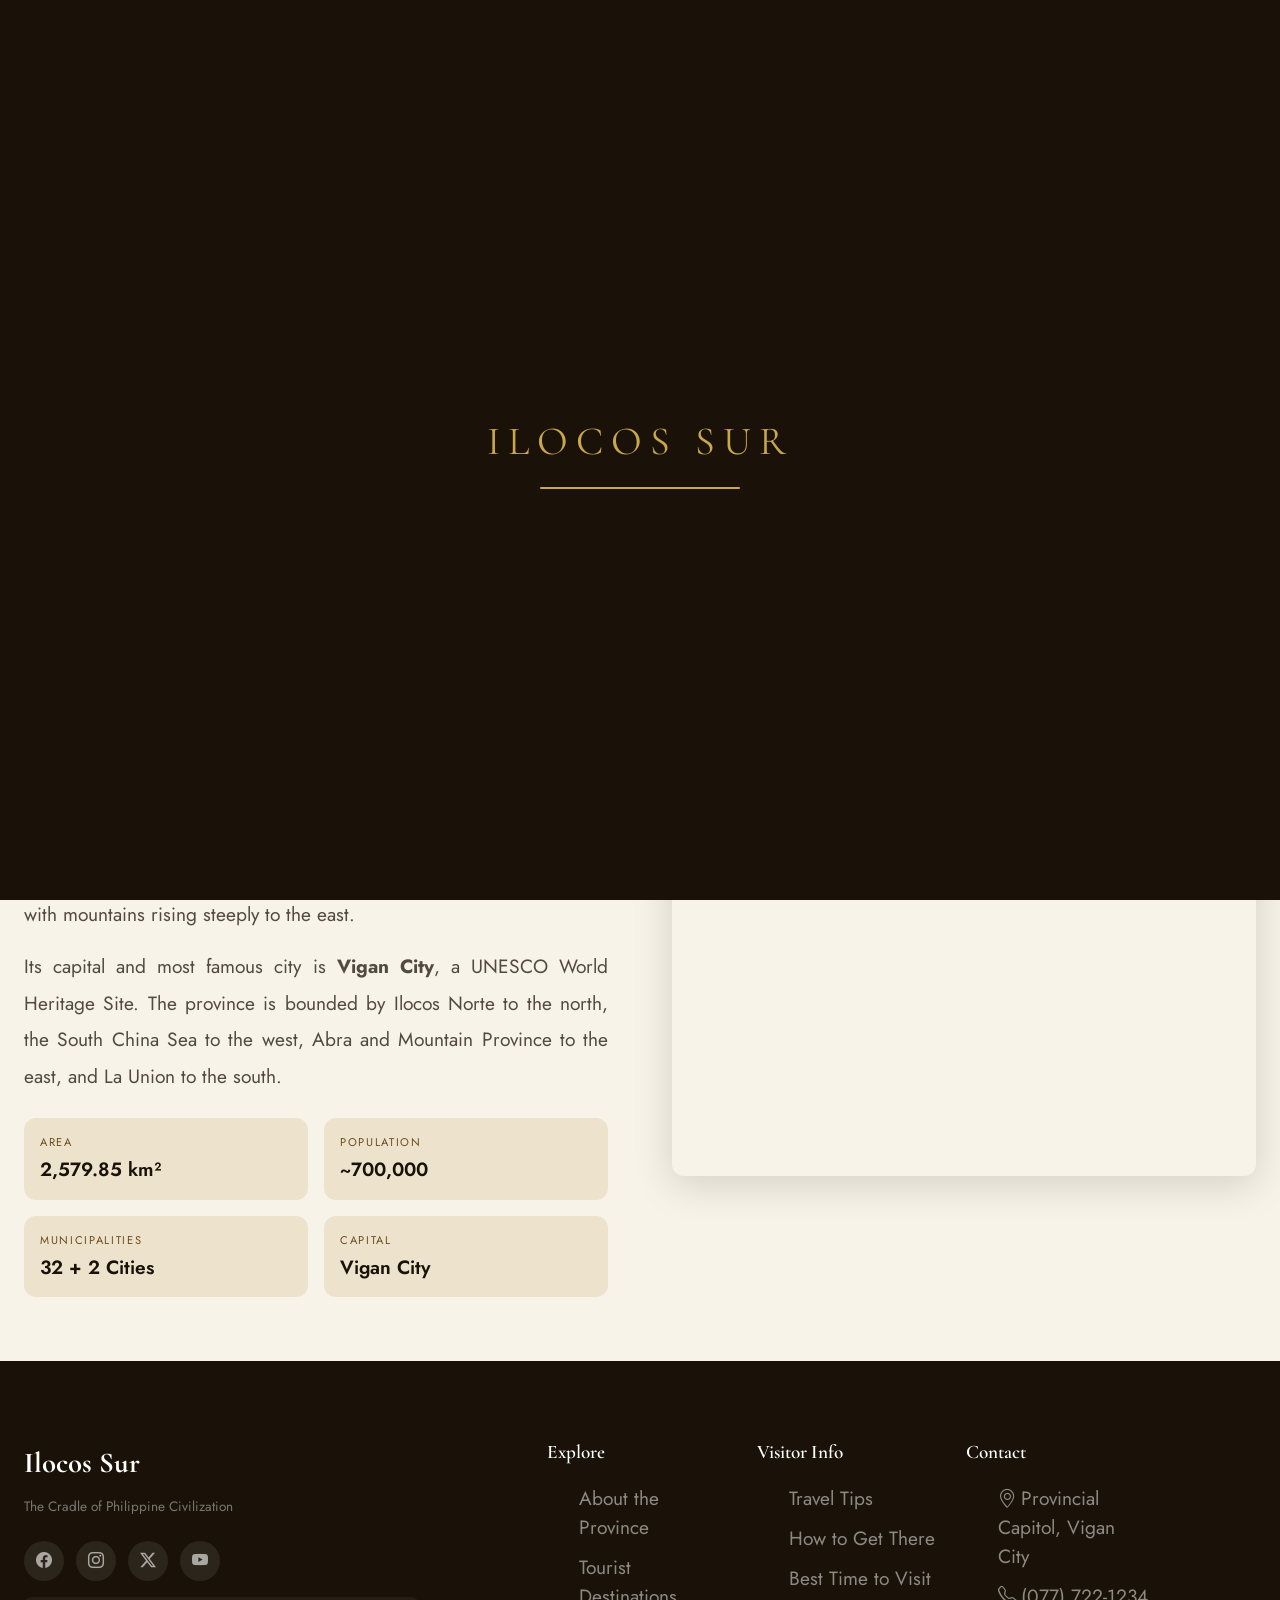
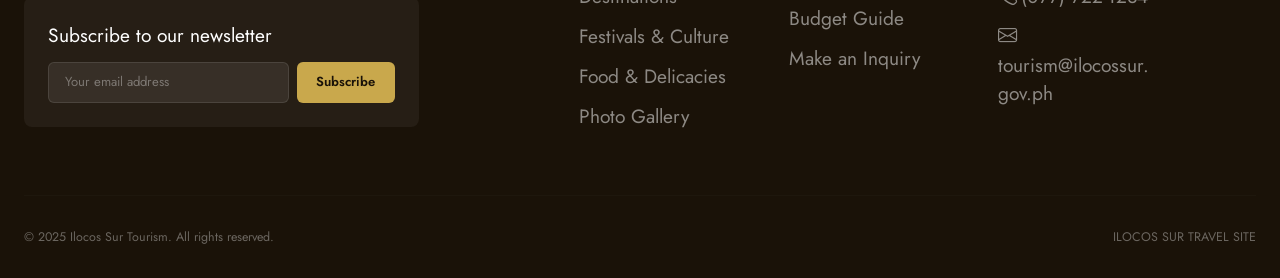
<file: about.html>
<!DOCTYPE html>
<html lang="en">
<head>
  <meta charset="UTF-8" />
  <meta name="viewport" content="width=device-width, initial-scale=1.0" />
  <title>About Ilocos Sur — History, Culture & Heritage</title>
  <link rel="stylesheet" href="https://cdn.jsdelivr.net/npm/bootstrap@5.3.3/dist/css/bootstrap.min.css" />
  <link rel="stylesheet" href="https://cdn.jsdelivr.net/npm/bootstrap-icons@1.11.3/font/bootstrap-icons.min.css" />
  <link rel="stylesheet" href="css/style.css" />
</head>
<body>

  <div id="preloader">
    <div class="preloader-inner">
      <div class="preloader-logo">ILOCOS SUR</div>
      <div class="preloader-bar"><div class="preloader-fill"></div></div>
    </div>
  </div>

  <nav class="navbar-main scrolled">
    <div class="container-fluid">
      <a href="index.html" class="navbar-brand-wrap">
        <div class="nav-logo-text">
          <div class="province">Province of</div>
          <div class="name">Ilocos Sur</div>
        </div>
      </a>
      <div class="nav-links" id="nav-links">
        <div class="nav-item"><a href="index.html" class="nav-link">Home</a></div>
        <div class="nav-item">
          <a href="about.html" class="nav-link active">About</i></a>
        </div>
        <div class="nav-item"><a href="destinations.html" class="nav-link">Destinations</a></div>
        <div class="nav-item"><a href="festivals.html" class="nav-link">Festivals</a></div>
        <div class="nav-item"><a href="food.html" class="nav-link">Food</a></div>
        <div class="nav-item"><a href="gallery.html" class="nav-link">Gallery</a></div>
        <div class="nav-item"><a href="tips.html" class="nav-link">Travel Tips</a></div>
        <div class="nav-item"><a href="inquiry.html" class="nav-link">Inquiry</a></div>
      </div>
      <button class="navbar-toggler" id="nav-toggler"><span></span><span></span><span></span></button>
    </div>
  </nav>
  <div class="nav-overlay" id="nav-overlay"></div>

  <div class="page-hero hero-tall">
    <div class="page-hero-bg" style="background-image:url('images/viganbg.png')"></div>
    <div class="page-hero-overlay"></div>
    <div class="page-hero-content container">
      <div class="breadcrumb-nav"><a href="index.html">Home</a> / About</div>
      <h1 class="page-hero-title">About Ilocos Sur</h1>
    </div>
  </div>

  <section class="section-sm section-cream" id="about-tabs">
    <div class="container">
      <div class="about-tab-wrap">
        <button class="about-tab active" data-panel="location">Location</button>
        <button class="about-tab" data-panel="history">History</button>
        <button class="about-tab" data-panel="attractions">Attractions</button>
        <button class="about-tab" data-panel="culture">Culture</button>
        <button class="about-tab" data-panel="why-visit">Why Visit</button>
      </div>

      <!-- LOCATION -->
      <div class="about-panel active" id="location">
        <div class="two-col">
          <div class="reveal">
            <p class="section-eyebrow">Where We Are</p>
            <h2 class="section-title title-sm">Geographic Location</h2>
            <div class="section-line line-left"></div>
            <p class="body-text mb-3">
              Ilocos Sur is a province located in the Ilocos Region (Region I) on the northwestern coast of Luzon, the largest island in the Philippines. The province occupies a narrow coastal strip along the South China Sea, with mountains rising steeply to the east.
            </p>
            <p class="body-text mb-3">Its capital and most famous city is <strong>Vigan City</strong>, a UNESCO World Heritage Site. The province is bounded by Ilocos Norte to the north, the South China Sea to the west, Abra and Mountain Province to the east, and La Union to the south.</p>
            <div class="info-grid">
              <div class="info-box">
                <div class="info-label">Area</div>
                <div class="info-value">2,579.85 km²</div>
              </div>
              <div class="info-box">
                <div class="info-label">Population</div>
                <div class="info-value">~700,000</div>
              </div>
              <div class="info-box">
                <div class="info-label">Municipalities</div>
                <div class="info-value">32 + 2 Cities</div>
              </div>
              <div class="info-box">
                <div class="info-label">Capital</div>
                <div class="info-value">Vigan City</div>
              </div>
            </div>
          </div>
          <div class="reveal reveal-delay-2">
            <div class="map-embed">
              <iframe src="https://www.google.com/maps/embed?pb=!1m18!1m12!1m3!1d246083.27376024434!2d120.36726765!3d17.3432024!2m3!1f0!2f0!3f0!3m2!1i1024!2i768!4f13.1!3m3!1m2!1s0x338742ef4f2f3741%3A0x4e7c8f4e9cdee9a5!2sIlocos%20Sur!5e0!3m2!1sen!2sph!4v1710000000000" allowfullscreen="" loading="lazy"></iframe>
            </div>
          </div>
        </div>
      </div>

      <!-- HISTORY -->
      <div class="about-panel" id="history">
        <div class="reveal">
          <p class="section-eyebrow">Through the Ages</p>
          <h2 class="section-title title-sm">History of Ilocos Sur</h2>
          <div class="section-line line-left"></div>
        </div>
        <div class="two-col two-col-wide two-col-start">
          <div class="reveal">
            <img src="images/paul.png" alt="Vigan Cathedral" class="card-img-sm mb-4" style="border-radius:var(--radius);height:350px;object-fit:cover;">
            <p class="body-text">
              Long before the Spaniards arrived, the Ilocos coast was already a thriving trade center. Chinese, Japanese, and Southeast Asian traders regularly visited the area. The Ilocanos, known for their industriousness, developed a distinct culture and language.
            </p>
            <p class="body-text">
              <br>Spanish colonization began in 1572 when Juan de Salcedo led an expedition to the Ilocos region. The Augustinian friars established missions and built massive stone churches, many of which still stand today. Vigan was founded in 1572 and quickly became the administrative and commercial center of the entire Ilocos region.
            </p>
          </div>
          <div class="reveal reveal-delay-1">
            <div class="timeline">
              <div class="timeline-item">
                <div class="timeline-era">Pre-Colonial Era</div>
                <h4 class="timeline-title">Ancient Trade Hub</h4>
                <p class="timeline-desc">The Ilocos coast served as a major trading port for Chinese, Japanese, and neighboring Southeast Asian merchants centuries before Spanish arrival.</p>
              </div>
              <div class="timeline-item">
                <div class="timeline-era">1572</div>
                <h4 class="timeline-title">Spanish Colonization</h4>
                <p class="timeline-desc">Juan de Salcedo establishes Spanish rule and Vigan is founded as the colonial capital, creating the unique Spanish-Ilocano-Chinese culture visible today.</p>
              </div>
              <div class="timeline-item">
                <div class="timeline-era">1896–1898</div>
                <h4 class="timeline-title">Philippine Revolution</h4>
                <p class="timeline-desc">Ilocanos played a significant role in the Philippine Revolution. Key battles were fought in the region, including the siege of the Pindangan Church.</p>
              </div>
              <div class="timeline-item">
                <div class="timeline-era">1945</div>
                <h4 class="timeline-title">Battle of Bessang Pass</h4>
                <p class="timeline-desc">Filipino and American forces defeated the Japanese army at Bessang Pass in the final major battle of WWII in the Philippines.</p>
              </div>
              <div class="timeline-item">
                <div class="timeline-era">1999</div>
                <h4 class="timeline-title">UNESCO Heritage Status</h4>
                <p class="timeline-desc">Vigan City is inscribed as a UNESCO World Heritage Site, recognizing its unique colonial architecture preserved over centuries.</p>
              </div>
            </div>
          </div>
        </div>
      </div>

      <!-- ATTRACTIONS -->
      <div class="about-panel" id="attractions">
        <div class="reveal">
          <p class="section-eyebrow">Must-See Places</p>
          <h2 class="section-title title-sm">Known Attractions</h2>
          <div class="section-line line-left mb-4"></div>
        </div>
        <div class="grid-3">
          <div class="attraction-item reveal">
            <img src="images/calle.png" alt="Calle Crisologo" class="attraction-img">
            <div class="attraction-body">
              <h4 class="attraction-title">Calle Crisologo</h4>
              <p class="attraction-desc">UNESCO cobblestone heritage street with preserved Spanish-era houses and kalesas — walking through it feels like stepping back to the 17th century.</p>
            </div>
          </div>
          <div class="attraction-item reveal reveal-delay-1">
            <img src="images/santiago.png" alt="Santiago Cove" class="attraction-img">
            <div class="attraction-body">
              <h4 class="attraction-title">Santiago Cove</h4>
              <p class="attraction-desc">The most famous beach in Ilocos Sur — fine white sand, crystal-clear calm water, and dramatic rock formations. Often called the "Boracay of the North."</p>
            </div>
          </div>
          <div class="attraction-item reveal reveal-delay-2">
            <img src="images/kindelpin.png" alt="Kindelpin Falls" class="attraction-img">
            <div class="attraction-body">
              <h4 class="attraction-title">Kindelpin Falls, Salcedo</h4>
              <p class="attraction-desc">Surrounded by massive rock formations and lush tropical vegetation, the falls drop into a clear natural pool perfect for a refreshing swim.</p>
            </div>
          </div>
          <div class="attraction-item reveal">
            <img src="images/besang.png" alt="Bessang Pass" class="attraction-img">
            <div class="attraction-body">
              <h4 class="attraction-title">Bessang Pass</h4>
              <p class="attraction-desc">National Historical Landmark and site of the last major WWII battle in the Philippines. Over 1,200 meters above sea level with breathtaking mountain views.</p>
            </div>
          </div>
          <div class="attraction-item reveal reveal-delay-1">
            <img src="images/bantay.png" alt="Bantay Church & Bell Tower" class="attraction-img">
            <div class="attraction-body">
              <h4 class="attraction-title">Bantay Church & Bell Tower</h4>
              <p class="attraction-desc">Built in 1590, one of the oldest churches in the Philippines. Its iconic bell tower once served as a Spanish-era watchtower with panoramic views of Vigan City.</p>
            </div>
          </div>
          <div class="attraction-item reveal reveal-delay-2">
            <img src="images/snake.png" alt="Snake Island Sandbar" class="attraction-img">
            <div class="attraction-body">
              <h4 class="attraction-title">Snake Island & Sandbar</h4>
              <p class="attraction-desc">A stunning serpentine sandbar in Santiago that curves dramatically through turquoise waters — one of the most photogenic natural formations in Ilocos Sur.</p>
            </div>
          </div>
          <div class="attraction-item reveal">
            <img src="images/tirad.png" alt="Mt. Tirad Pass" class="attraction-img">
            <div class="attraction-body">
              <h4 class="attraction-title">Mt. Tirad Pass</h4>
              <p class="attraction-desc">Site of General Gregorio del Pilar's heroic last stand in 1899 — a historical mountain trail of deep patriotic significance and natural beauty.</p>
            </div>
          </div>
          <div class="attraction-item reveal reveal-delay-1">
            <img src="images/pinsal.png" alt="Pinsal Falls" class="attraction-img">
            <div class="attraction-body">
              <h4 class="attraction-title">Pinsal Falls, Santa Maria</h4>
              <p class="attraction-desc">A breathtaking multi-drop waterfall cascading over smooth rock faces into a wide natural pool — one of the most visited natural attractions in the province.</p>
            </div>
          </div>
          <div class="attraction-item reveal reveal-delay-2">
            <img src="images/salomague.png" alt="Salomague Island" class="attraction-img">
            <div class="attraction-body">
              <h4 class="attraction-title">Salomague Island, Cabugao</h4>
              <p class="attraction-desc">A scenic island off the coast of Cabugao with calm turquoise waters, white sandy shores, and vibrant coral reefs ideal for snorkeling and swimming.</p>
            </div>
          </div>
          <div class="attraction-item reveal">
            <img src="images/paul.png" alt="St. Paul Metropolitan Cathedral" class="attraction-img">
            <div class="attraction-body">
              <h4 class="attraction-title">St. Paul Metropolitan Cathedral</h4>
              <p class="attraction-desc">First built in 1574, this magnificent baroque cathedral has stood as the spiritual heart of Vigan for over four centuries and is one of its most visited heritage structures.</p>
            </div>
          </div>
        </div>
        <div class="text-center mt-3 reveal">
          <a href="destinations.html" class="btn-gold">View All Destinations</a>
        </div>
      </div>

      <!-- CULTURE -->
      <div class="about-panel" id="culture">
        <div class="reveal">
          <p class="section-eyebrow">Arts &amp; Traditions</p>
          <h2 class="section-title title-sm">Culture &amp; Traditions</h2>
          <div class="section-line line-left"></div>
        </div>
        <div class="two-col two-col-wide">
          <div class="reveal">
            <p class="body-text mb-3">
              Ilocos Sur is home to one of the richest cultural heritages in the Philippines. The Ilocano people are known for their industriousness, frugality, strong family values, and deep Catholic faith, traditions that have been passed down through generations for over four centuries.
            </p>
            <div class="mb-3">
              <h4 class="culture-title">Abel Iloco Weaving</h4>
              <p class="body-text-sm">Abel is a traditional Ilocano hand-woven fabric made on wooden looms. The intricate patterns and earthy colors of Abel cloth are symbols of Ilocano craftsmanship. Vigan is the center of Abel weaving in the Philippines.</p>
            </div>
            <div class="mb-3">
              <h4 class="culture-title">Burnay Pottery</h4>
              <p class="body-text-sm">Burnay refers to traditional clay pots fired in wood-burning kilns. This centuries-old craft is still practiced in Vigan, producing characteristic dark-brown jars, cookware, and decorative pieces.</p>
            </div>
            <div>
              <h4 class="culture-title">Ilocano Language &amp; Literature</h4>
              <p class="body-text-sm">Ilocano is the third most spoken language in the Philippines and has a rich literary tradition including epic poems (biag ni lam-ang) and folk songs that date back centuries.</p>
            </div>
          </div>
          <div class="reveal reveal-delay-1">
            <img src="images/1.png" alt="Weaving" class="card-img-sm mb-3" style="border-radius:var(--radius);height:280px;object-fit:cover;">
            <img src="images/2.png" alt="Pottery" class="card-img-sm" style="border-radius:var(--radius);height:200px;object-fit:cover;">
          </div>
        </div>
      </div>

      <!-- WHY VISIT -->
      <div class="about-panel" id="why-visit">
        <div class="reveal">
          <p class="section-eyebrow">Your Reasons to Come</p>
          <h2 class="section-title title-sm">Why Visit Ilocos Sur?</h2>
          <div class="section-line line-left mb-4"></div>
        </div>
        <div class="grid-3 mb-5">
          <div class="tip-card reveal">
            <div class="tip-icon">🏛️</div>
            <h4 class="tip-title">UNESCO World Heritage</h4>
            <p class="tip-desc">Vigan City is one of only a handful of UNESCO World Heritage cities in Southeast Asia, offering a genuinely preserved colonial experience found nowhere else in the region.</p>
          </div>
          <div class="tip-card reveal reveal-delay-1">
            <div class="tip-icon">🍽️</div>
            <h4 class="tip-title">Exceptional Cuisine</h4>
            <p class="tip-desc">Ilocano food is considered among the most flavorful in the Philippines. From Vigan longganisa to crispy bagnet and empanada — every meal is a cultural experience.</p>
          </div>
          <div class="tip-card reveal reveal-delay-2">
            <div class="tip-icon">🏖️</div>
            <h4 class="tip-title">Natural Diversity</h4>
            <p class="tip-desc">From Pacific coastline beaches and tropical waterfalls to highland mountain treks — Ilocos Sur offers an extraordinary range of natural environments.</p>
          </div>
          <div class="tip-card reveal">
            <div class="tip-icon">🎭</div>
            <h4 class="tip-title">Vibrant Festivals</h4>
            <p class="tip-desc">The Kannawidan Festival, Vigan City Fiesta, and Longganisa Festival bring the province's culture to life with colorful processions, folk dances, and community celebrations.</p>
          </div>
          <div class="tip-card reveal reveal-delay-1">
            <div class="tip-icon">🤝</div>
            <h4 class="tip-title">Warm Hospitality</h4>
            <p class="tip-desc">Ilocanos are known for their genuine warmth and hospitality. Visitors consistently rate the friendliness of locals as one of the highlights of their trip.</p>
          </div>
          <div class="tip-card reveal reveal-delay-2">
            <div class="tip-icon">💰</div>
            <h4 class="tip-title">Excellent Value</h4>
            <p class="tip-desc">Ilocos Sur is an affordable destination with many heritage sites, beaches, and natural attractions accessible for free or at very low entrance fees.</p>
          </div>
        </div>
        <div class="text-center reveal">
          <a href="inquiry.html" class="btn-gold">Plan Your Visit</a>
        </div>
      </div>

    </div>
  </section>

  <footer class="footer">
    <div class="container">
      <div class="row g-4 mb-5">
        <div class="col-lg-4">
          <div class="footer-logo">Ilocos Sur</div>
          <p class="footer-tagline">The Cradle of Philippine Civilization</p>
          <div class="footer-social mb-3">
            <a href="https://www.facebook.com/ThePGIS1818/" aria-label="Facebook"><i class="bi bi-facebook"></i></a>
            <a href="https://www.instagram.com/explore/locations/256349588/welcome-to-ilocos-sur/" aria-label="Instagram"><i class="bi bi-instagram"></i></a>
            <a href="https://x.com/gmanews/status/1958445301339238575" aria-label="Twitter"><i class="bi bi-twitter-x"></i></a>
            <a href="https://www.youtube.com/@ThePGIS1818" aria-label="YouTube"><i class="bi bi-youtube"></i></a>
          </div>
          <div class="footer-newsletter">
            <p class="footer-newsletter-title">Subscribe to our newsletter</p>
            <div class="newsletter-form">
              <input type="email" class="newsletter-input" placeholder="Your email address">
              <button class="newsletter-btn">Subscribe</button>
            </div>
          </div>
        </div>
        <div class="col-6 col-lg-2 offset-lg-1">
          <h4 class="footer-heading">Explore</h4>
          <ul class="footer-links">
            <li><a href="about.html">About the Province</a></li>
            <li><a href="destinations.html">Tourist Destinations</a></li>
            <li><a href="festivals.html">Festivals &amp; Culture</a></li>
            <li><a href="food.html">Food &amp; Delicacies</a></li>
            <li><a href="gallery.html">Photo Gallery</a></li>
          </ul>
        </div>
        <div class="col-6 col-lg-2">
          <h4 class="footer-heading">Visitor Info</h4>
          <ul class="footer-links">
            <li><a href="tips.html">Travel Tips</a></li>
            <li><a href="tips.html#transport">How to Get There</a></li>
            <li><a href="tips.html#best-time">Best Time to Visit</a></li>
            <li><a href="tips.html#budget">Budget Guide</a></li>
            <li><a href="inquiry.html">Make an Inquiry</a></li>
          </ul>
        </div>
        <div class="col-lg-2">
          <h4 class="footer-heading">Contact</h4>
          <ul class="footer-links">
            <li><a href="#"><i class="bi bi-geo-alt me-1"></i>Provincial Capitol, Vigan City</a></li>
            <li><a href="tel:+637712234"><i class="bi bi-telephone me-1"></i>(077) 722-1234</a></li>
            <li><a href="mailto:tourism@ilocossur.gov.ph"><i class="bi bi-envelope me-1"></i>tourism@ilocossur.gov.ph</a></li>
          </ul>
        </div>
      </div>
      <hr class="footer-divider">
      <div class="footer-bottom">
        <span>© 2025 Ilocos Sur Tourism. All rights reserved.</span>
        <span>ILOCOS SUR TRAVEL SITE</span>
      </div>
    </div>
</footer>

  <button id="back-to-top"><i class="bi bi-arrow-up"></i></button>
  <script src="https://cdn.jsdelivr.net/npm/bootstrap@5.3.3/dist/js/bootstrap.bundle.min.js"></script>
  <script src="js/script.js"></script>
  <script>
    const hash = window.location.hash.replace('#','');
    if (hash) {
      const tab = document.querySelector(`[data-panel="${hash}"]`);
      if (tab) tab.click();
    }
  </script>
</body>
</html>
</file>
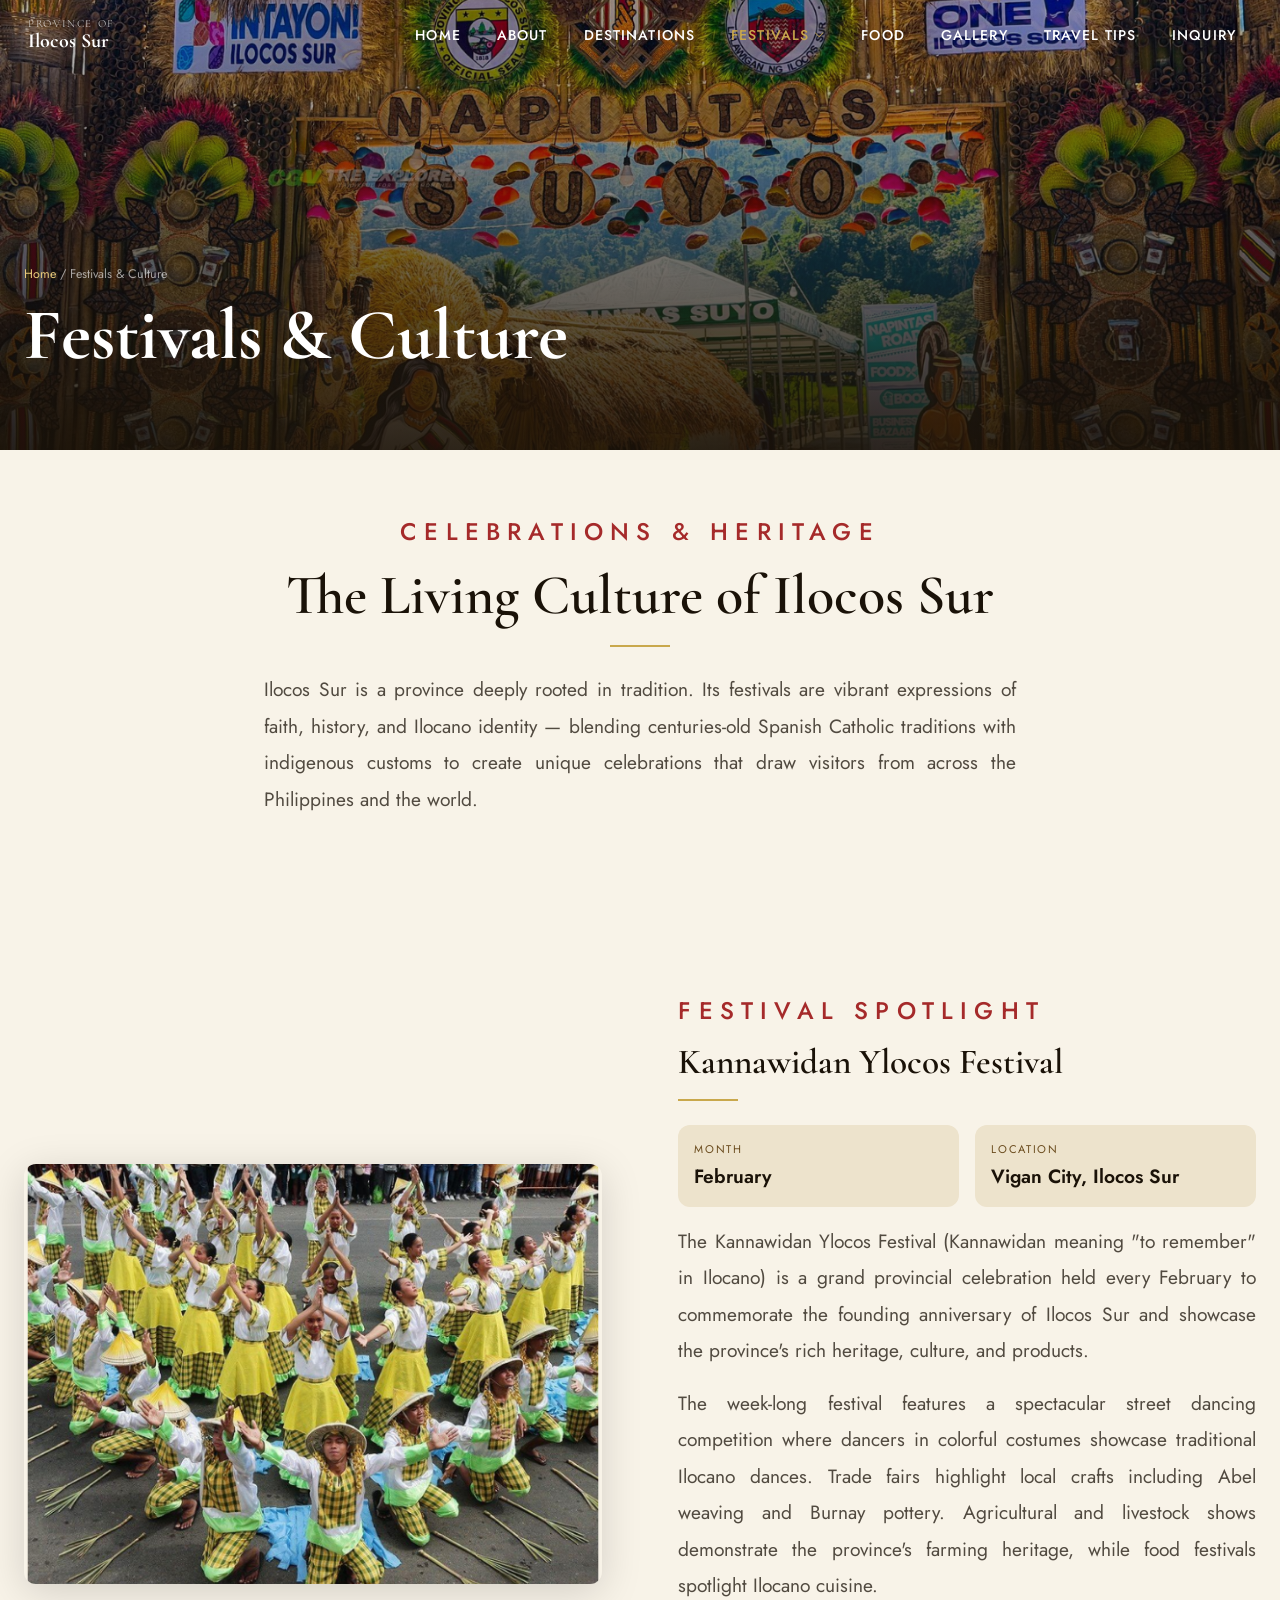
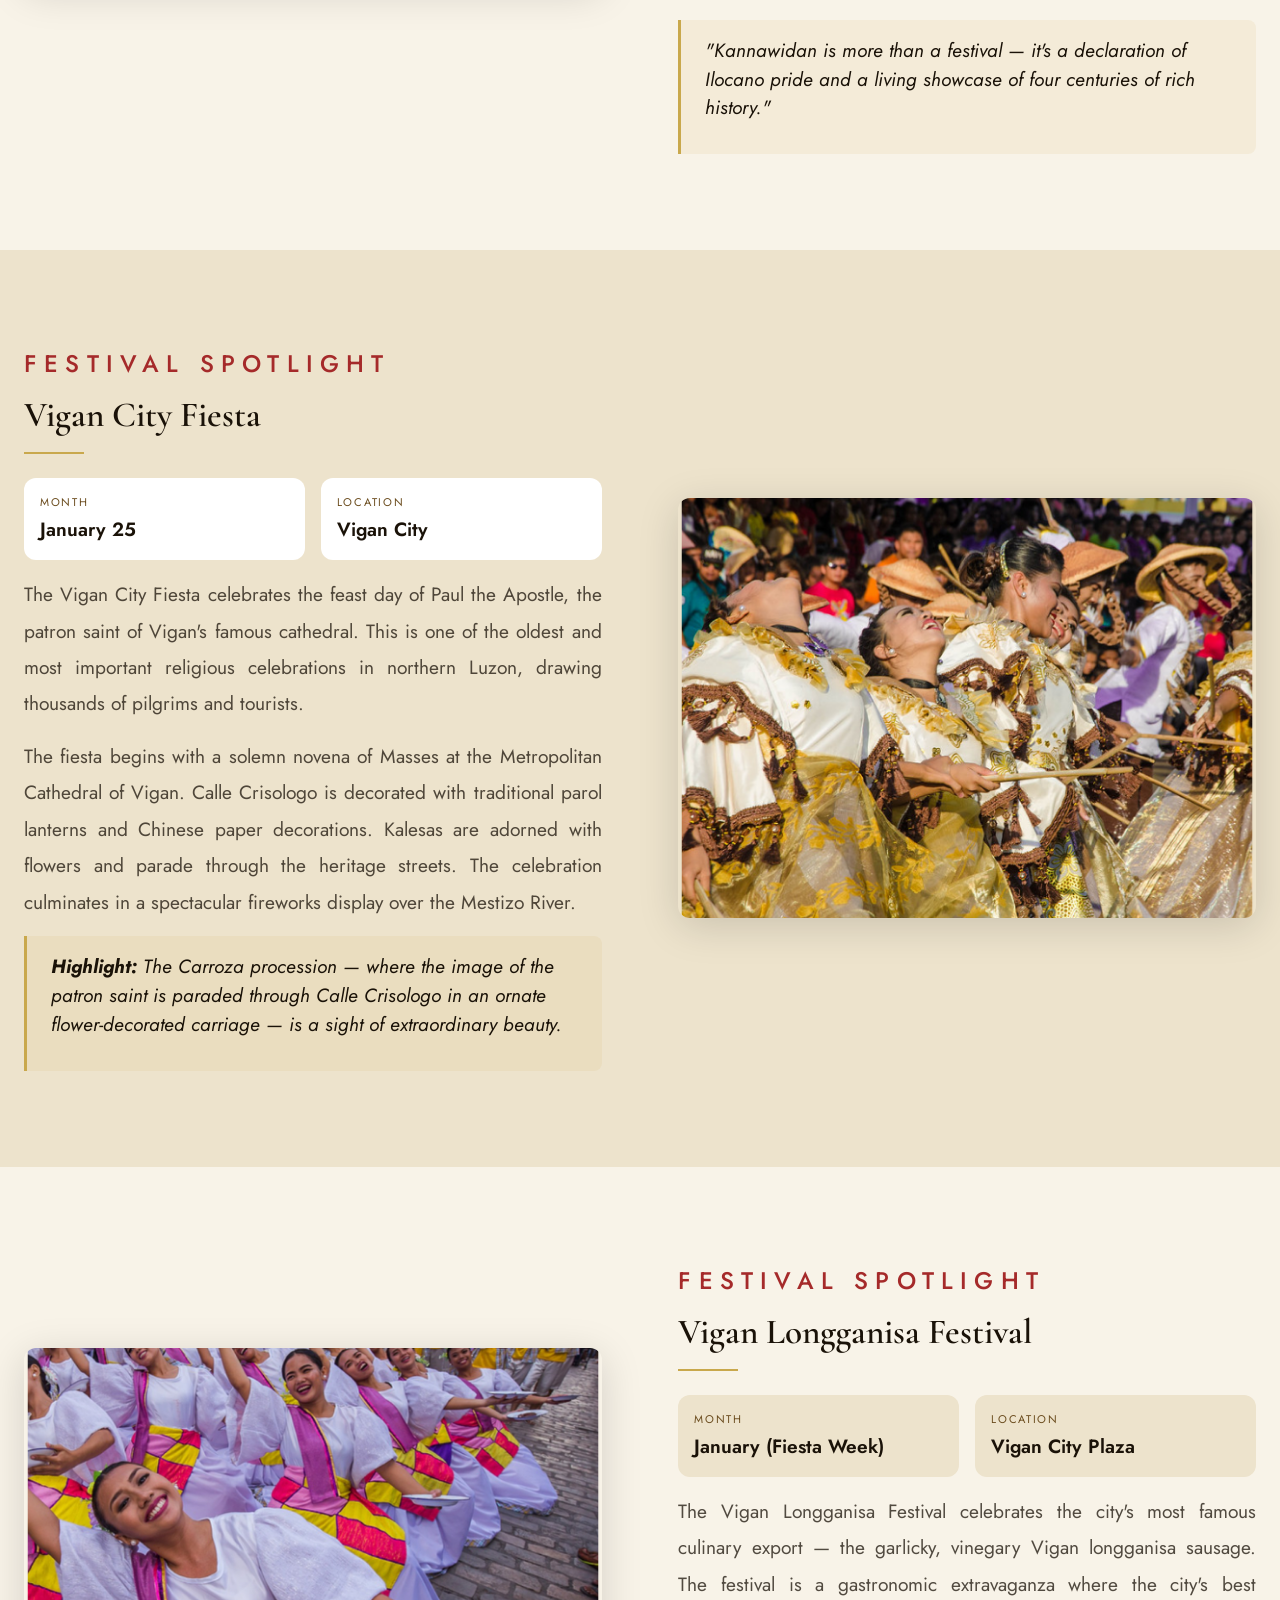
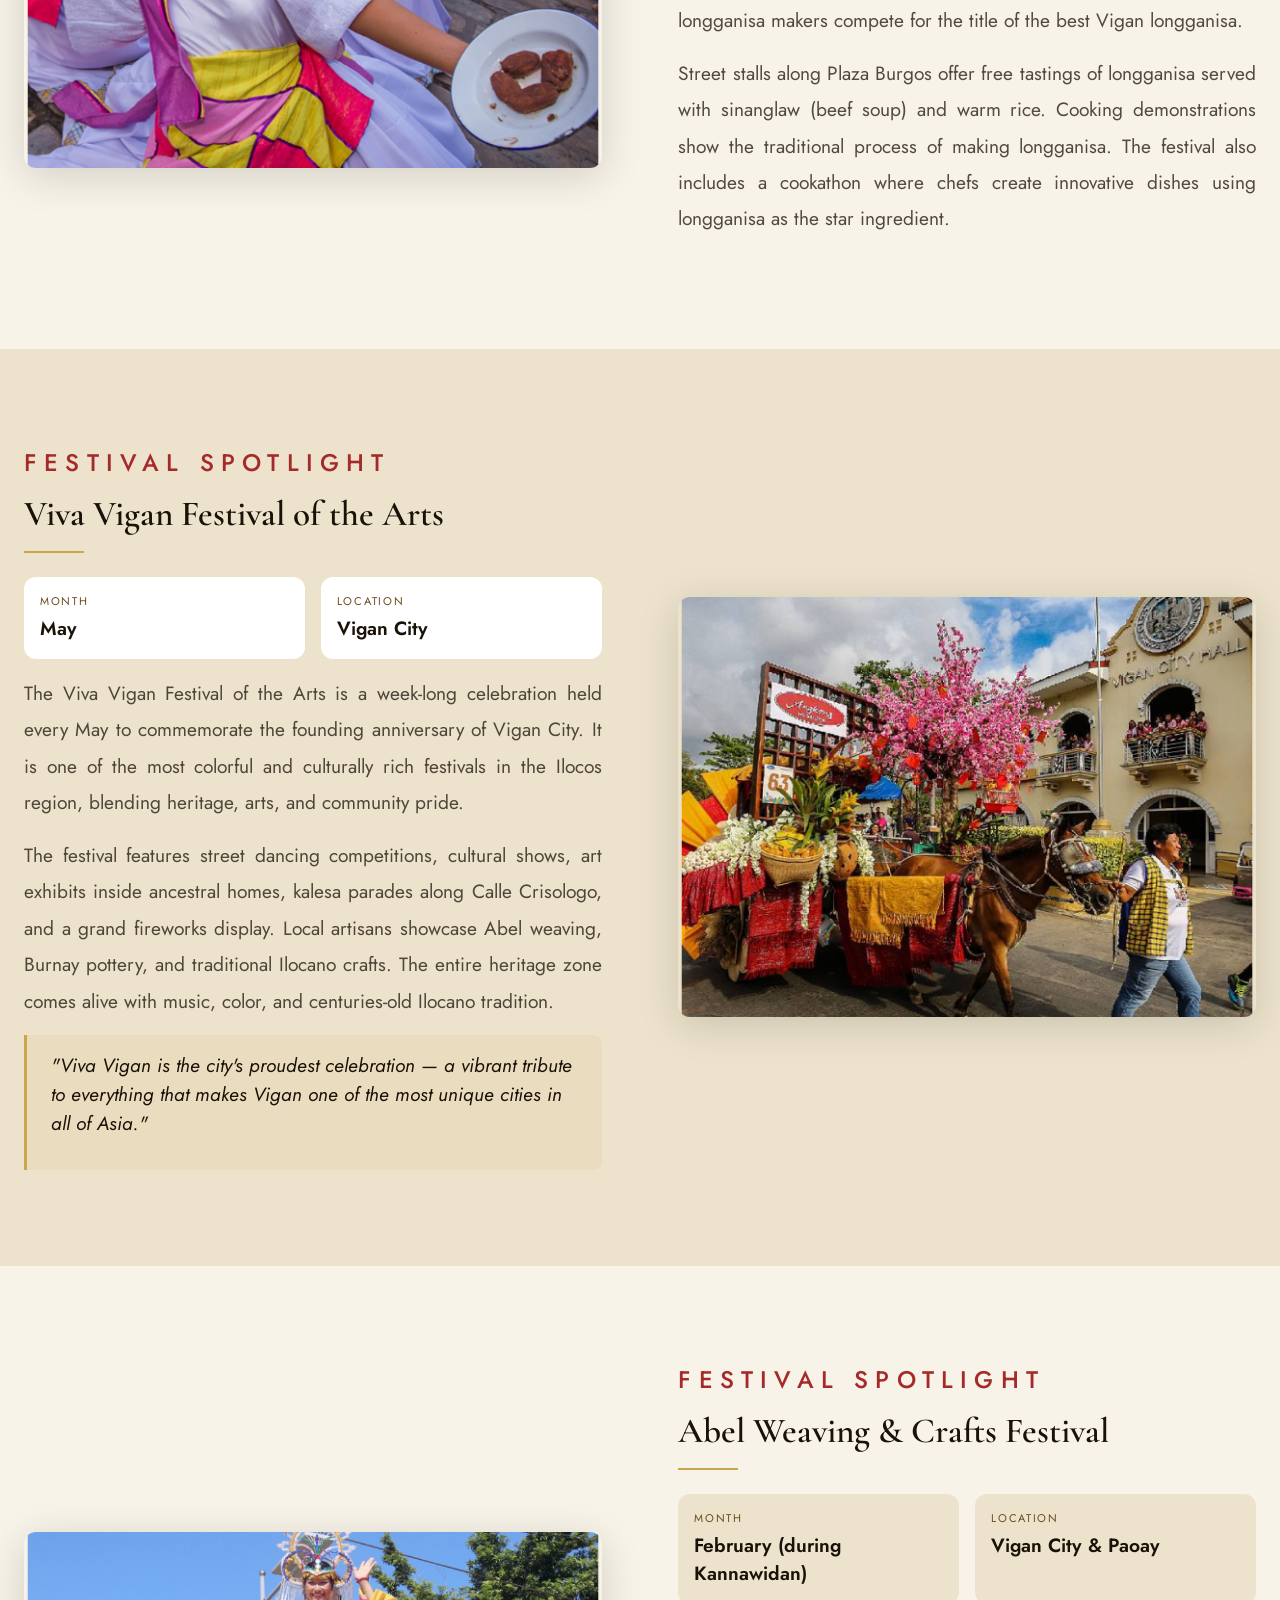
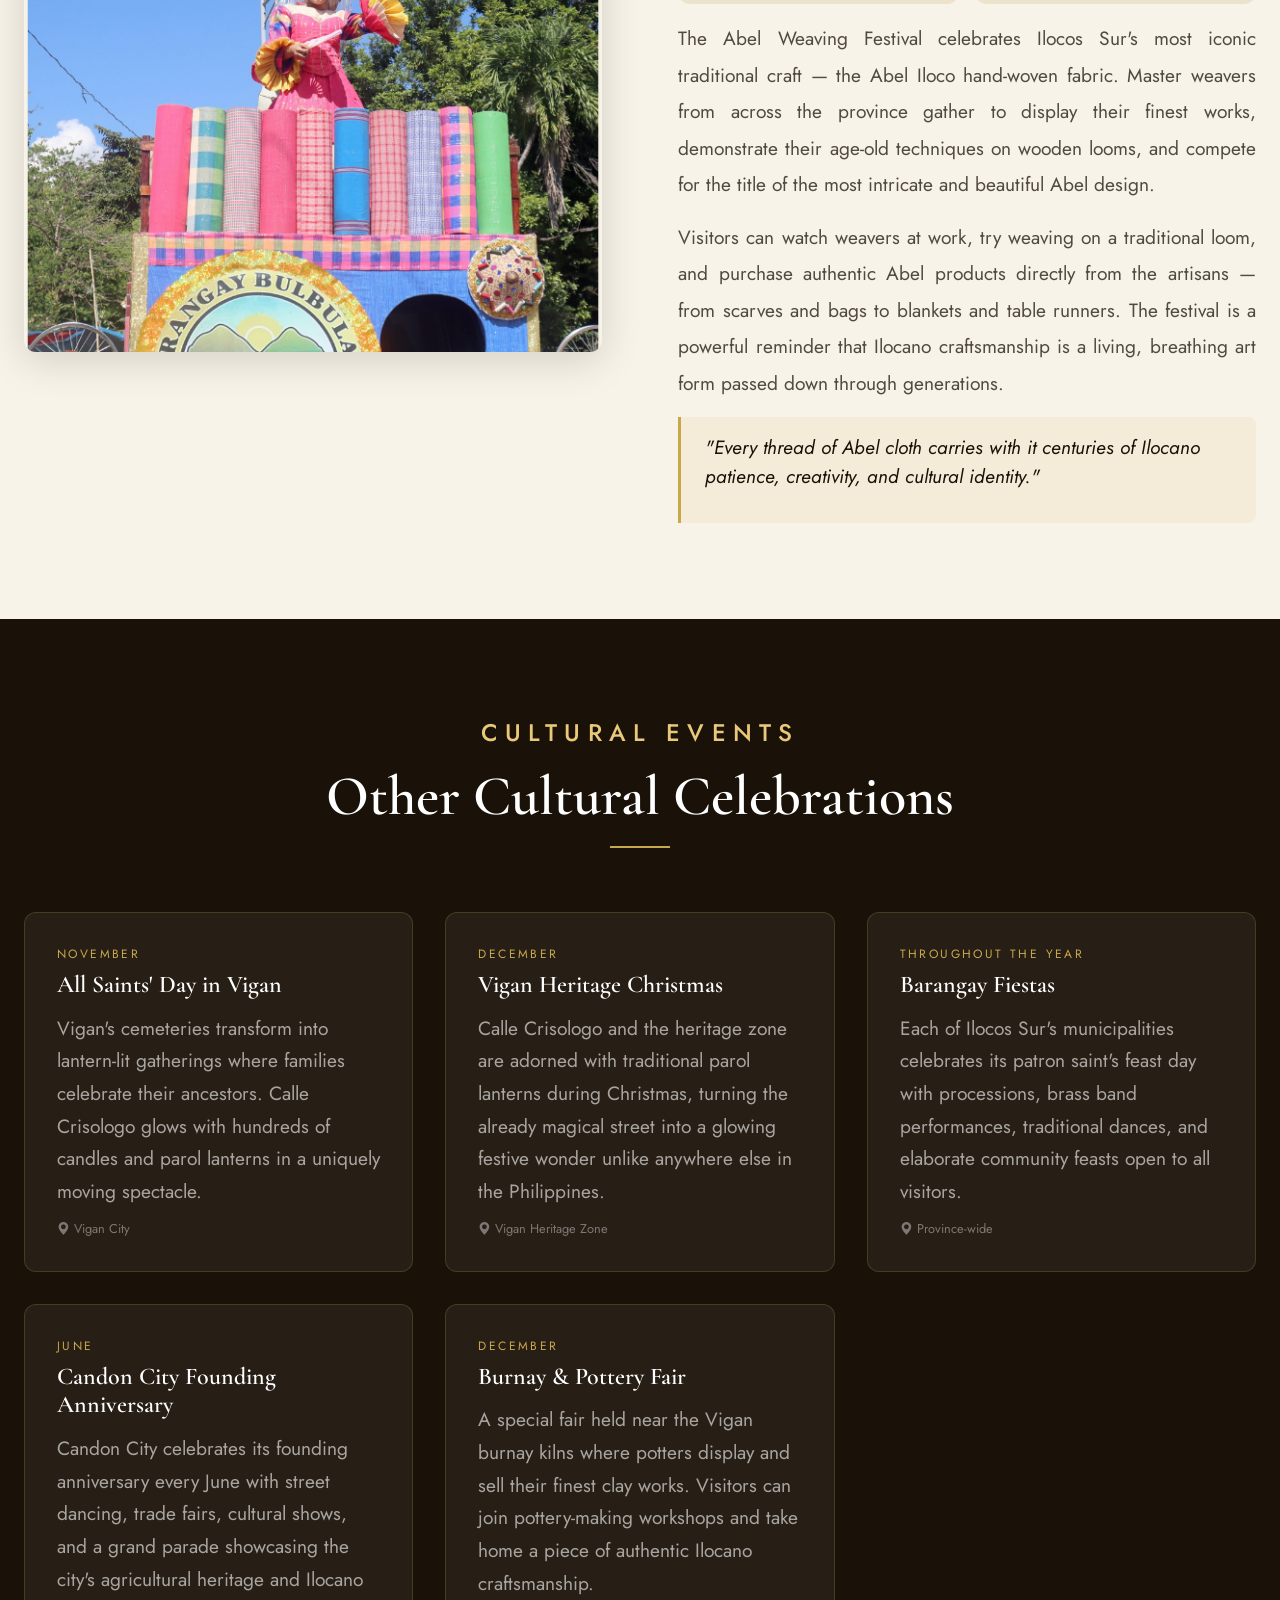
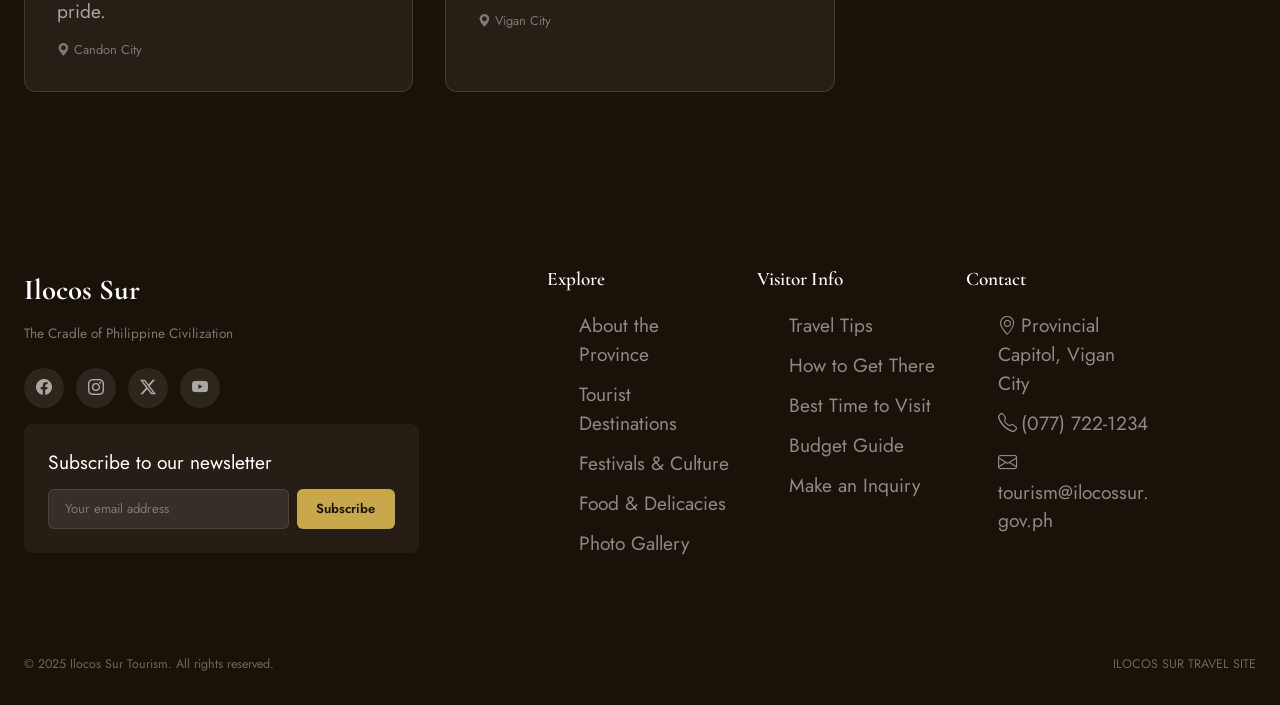
<file: festivals.html>
<!DOCTYPE html>
<html lang="en">
<head>
  <meta charset="UTF-8" />
  <meta name="viewport" content="width=device-width, initial-scale=1.0" />
  <title>Festivals & Culture — Ilocos Sur</title>
  <link rel="stylesheet" href="https://cdn.jsdelivr.net/npm/bootstrap@5.3.3/dist/css/bootstrap.min.css" />
  <link rel="stylesheet" href="https://cdn.jsdelivr.net/npm/bootstrap-icons@1.11.3/font/bootstrap-icons.min.css" />
  <link rel="stylesheet" href="css/style.css" />
</head>
<body>

  <div id="preloader">
    <div class="preloader-inner">
      <div class="preloader-logo">ILOCOS SUR</div>
      <div class="preloader-bar"><div class="preloader-fill"></div></div>
    </div>
  </div>

  <nav class="navbar-main scrolled">
    <div class="container-fluid">
      <a href="index.html" class="navbar-brand-wrap">
        <div class="nav-logo-text">
          <div class="province">Province of</div>
          <div class="name">Ilocos Sur</div>
        </div>
      </a>
      <div class="nav-links" id="nav-links">
        <div class="nav-item"><a href="index.html" class="nav-link">Home</a></div>
        <div class="nav-item"><a href="about.html" class="nav-link">About</a></div>
        <div class="nav-item"><a href="destinations.html" class="nav-link">Destinations</a></div>
        <div class="nav-item">
          <a href="festivals.html" class="nav-link active">Festivals <i class="bi bi-chevron-down nav-icon"></i></a>
          <div class="nav-dropdown">
            <a href="#kannawidan" class="nav-dropdown-item">Kannawidan Festival</a>
            <a href="#vigan-fiesta" class="nav-dropdown-item">Vigan City Fiesta</a>
            <a href="#longganisa" class="nav-dropdown-item">Longganisa Festival</a>
            <a href="#kannawidan-youth" class="nav-dropdown-item">Viva Vigan Festival</a>
            <a href="#abel" class="nav-dropdown-item">Abel Weaving Festival</a>
          </div>
        </div>
        <div class="nav-item"><a href="food.html" class="nav-link">Food</a></div>
        <div class="nav-item"><a href="gallery.html" class="nav-link">Gallery</a></div>
        <div class="nav-item"><a href="tips.html" class="nav-link">Travel Tips</a></div>
        <div class="nav-item"><a href="inquiry.html" class="nav-link">Inquiry</a></div>
      </div>
      <button class="navbar-toggler" id="nav-toggler"><span></span><span></span><span></span></button>
    </div>
  </nav>
  <div class="nav-overlay" id="nav-overlay"></div>

  <div class="page-hero hero-medium">
    <div class="page-hero-bg" style="background-image:url('images/festival.png')"></div>    <div class="page-hero-overlay"></div>
    <div class="page-hero-content container">
      <div class="breadcrumb-nav"><a href="index.html">Home</a> / Festivals &amp; Culture</div>
      <h1 class="page-hero-title">Festivals &amp; Culture</h1>
    </div>
  </div>

  <section class="section-sm section-cream">
    <div class="container centered max-800 reveal">
      <p class="section-eyebrow">Celebrations &amp; Heritage</p>
      <h2 class="section-title">The Living Culture of Ilocos Sur</h2>
      <div class="section-line"></div>
      <p class="body-text">
        Ilocos Sur is a province deeply rooted in tradition. Its festivals are vibrant expressions of faith, history, and Ilocano identity — blending centuries-old Spanish Catholic traditions with indigenous customs to create unique celebrations that draw visitors from across the Philippines and the world.
      </p>
    </div>
  </section>

  <section id="kannawidan" class="section section-cream">
    <div class="container">
      <div class="two-col two-col-wide">
        <div class="reveal">
          <img src="images/ylocos.png" alt="Kannawidan Festival" class="card-img">
        </div>
        <div class="reveal reveal-delay-1">
          <p class="section-eyebrow">Festival Spotlight</p>
          <h2 class="section-title title-sm">Kannawidan Ylocos Festival</h2>
          <div class="section-line line-left"></div>
          <div class="info-grid mb-3">
            <div class="info-box">
              <div class="info-label">Month</div>
              <div class="info-value">February</div>
            </div>
            <div class="info-box">
              <div class="info-label">Location</div>
              <div class="info-value">Vigan City, Ilocos Sur</div>
            </div>
          </div>
          <p class="body-text mb-3">
            The Kannawidan Ylocos Festival (Kannawidan meaning "to remember" in Ilocano) is a grand provincial celebration held every February to commemorate the founding anniversary of Ilocos Sur and showcase the province's rich heritage, culture, and products.
          </p>
          <p class="body-text mb-3">
            The week-long festival features a spectacular street dancing competition where dancers in colorful costumes showcase traditional Ilocano dances. Trade fairs highlight local crafts including Abel weaving and Burnay pottery. Agricultural and livestock shows demonstrate the province's farming heritage, while food festivals spotlight Ilocano cuisine.
          </p>
          <div class="gold-quote">
            <p>"Kannawidan is more than a festival — it's a declaration of Ilocano pride and a living showcase of four centuries of rich history."</p>
          </div>
        </div>
      </div>
    </div>
  </section>

  <section id="vigan-fiesta" class="section section-mid">
    <div class="container">
      <div class="two-col two-col-wide">
        <div class="reveal">
          <p class="section-eyebrow">Festival Spotlight</p>
          <h2 class="section-title title-sm">Vigan City Fiesta</h2>
          <div class="section-line line-left"></div>
          <div class="info-grid mb-3">
            <div class="info-box-white">
              <div class="info-label">Month</div>
              <div class="info-value">January 25</div>
            </div>
            <div class="info-box-white">
              <div class="info-label">Location</div>
              <div class="info-value">Vigan City</div>
            </div>
          </div>
          <p class="body-text mb-3">
            The Vigan City Fiesta celebrates the feast day of Paul the Apostle, the patron saint of Vigan's famous cathedral. This is one of the oldest and most important religious celebrations in northern Luzon, drawing thousands of pilgrims and tourists.
          </p>
          <p class="body-text mb-3">
            The fiesta begins with a solemn novena of Masses at the Metropolitan Cathedral of Vigan. Calle Crisologo is decorated with traditional parol lanterns and Chinese paper decorations. Kalesas are adorned with flowers and parade through the heritage streets. The celebration culminates in a spectacular fireworks display over the Mestizo River.
          </p>
          <div class="gold-quote">
            <p><strong>Highlight:</strong> The Carroza procession — where the image of the patron saint is paraded through Calle Crisologo in an ornate flower-decorated carriage — is a sight of extraordinary beauty.</p>
          </div>
        </div>
        <div class="reveal reveal-delay-1">
          <img src="images/viva.png" alt="Vigan Fiesta" class="card-img">
        </div>
      </div>
    </div>
  </section>

  <section id="longganisa" class="section section-cream">
    <div class="container">
      <div class="two-col two-col-wide">
        <div class="reveal">
          <img src="images/longganisa.png" alt="Longganisa Festival" class="card-img">
        </div>
        <div class="reveal reveal-delay-1">
          <p class="section-eyebrow">Festival Spotlight</p>
          <h2 class="section-title title-sm">Vigan Longganisa Festival</h2>
          <div class="section-line line-left"></div>
          <div class="info-grid mb-3">
            <div class="info-box">
              <div class="info-label">Month</div>
              <div class="info-value">January (Fiesta Week)</div>
            </div>
            <div class="info-box">
              <div class="info-label">Location</div>
              <div class="info-value">Vigan City Plaza</div>
            </div>
          </div>
          <p class="body-text mb-3">
            The Vigan Longganisa Festival celebrates the city's most famous culinary export — the garlicky, vinegary Vigan longganisa sausage. The festival is a gastronomic extravaganza where the city's best longganisa makers compete for the title of the best Vigan longganisa.
          </p>
          <p class="body-text mb-3">
            Street stalls along Plaza Burgos offer free tastings of longganisa served with sinanglaw (beef soup) and warm rice. Cooking demonstrations show the traditional process of making longganisa. The festival also includes a cookathon where chefs create innovative dishes using longganisa as the star ingredient.
          </p>
        </div>
      </div>
    </div>
  </section>


  <section id="kannawidan-youth" class="section section-mid">
    <div class="container">
      <div class="two-col two-col-wide">
        <div class="reveal">
          <p class="section-eyebrow">Festival Spotlight</p>
          <h2 class="section-title title-sm">Viva Vigan Festival of the Arts</h2>
          <div class="section-line line-left"></div>
          <div class="info-grid mb-3">
            <div class="info-box-white">
              <div class="info-label">Month</div>
              <div class="info-value">May</div>
            </div>
            <div class="info-box-white">
              <div class="info-label">Location</div>
              <div class="info-value">Vigan City</div>
            </div>
          </div>
          <p class="body-text mb-3">
            The Viva Vigan Festival of the Arts is a week-long celebration held every May to commemorate the founding anniversary of Vigan City. It is one of the most colorful and culturally rich festivals in the Ilocos region, blending heritage, arts, and community pride.
          </p>
          <p class="body-text mb-3">
            The festival features street dancing competitions, cultural shows, art exhibits inside ancestral homes, kalesa parades along Calle Crisologo, and a grand fireworks display. Local artisans showcase Abel weaving, Burnay pottery, and traditional Ilocano crafts. The entire heritage zone comes alive with music, color, and centuries-old Ilocano tradition.
          </p>
          <div class="gold-quote">
            <p>"Viva Vigan is the city's proudest celebration — a vibrant tribute to everything that makes Vigan one of the most unique cities in all of Asia."</p>
          </div>
        </div>
        <div class="reveal reveal-delay-1">
          <img src="images/arts.png" alt="Viva Vigan Festival" class="card-img">
        </div>
      </div>
    </div>
  </section>

  <section id="abel" class="section section-cream">
    <div class="container">
      <div class="two-col two-col-wide">
        <div class="reveal">
          <img src="images/abel.png" alt="Abel Weaving Festival" class="card-img">
        </div>
        <div class="reveal reveal-delay-1">
          <p class="section-eyebrow">Festival Spotlight</p>
          <h2 class="section-title title-sm">Abel Weaving & Crafts Festival</h2>
          <div class="section-line line-left"></div>
          <div class="info-grid mb-3">
            <div class="info-box">
              <div class="info-label">Month</div>
              <div class="info-value">February (during Kannawidan)</div>
            </div>
            <div class="info-box">
              <div class="info-label">Location</div>
              <div class="info-value">Vigan City &amp; Paoay</div>
            </div>
          </div>
          <p class="body-text mb-3">
            The Abel Weaving Festival celebrates Ilocos Sur's most iconic traditional craft — the Abel Iloco hand-woven fabric. Master weavers from across the province gather to display their finest works, demonstrate their age-old techniques on wooden looms, and compete for the title of the most intricate and beautiful Abel design.
          </p>
          <p class="body-text mb-3">
            Visitors can watch weavers at work, try weaving on a traditional loom, and purchase authentic Abel products directly from the artisans — from scarves and bags to blankets and table runners. The festival is a powerful reminder that Ilocano craftsmanship is a living, breathing art form passed down through generations.
          </p>
          <div class="gold-quote">
            <p>"Every thread of Abel cloth carries with it centuries of Ilocano patience, creativity, and cultural identity."</p>
          </div>
        </div>
      </div>
    </div>
  </section>

  <section id="pinta" class="section section-dark">
    <div class="container">
      <div class="section-header reveal">
        <p class="section-eyebrow eyebrow-light">Cultural Events</p>
        <h2 class="section-title title-white">Other Cultural Celebrations</h2>
        <div class="section-line"></div>
      </div>
      <div class="grid-3">
        <div class="culture-card reveal">
          <div class="culture-month">November</div>
          <h3 class="culture-name">All Saints' Day in Vigan</h3>
          <p class="culture-desc">Vigan's cemeteries transform into lantern-lit gatherings where families celebrate their ancestors. Calle Crisologo glows with hundreds of candles and parol lanterns in a uniquely moving spectacle.</p>
          <div class="culture-place"><i class="bi bi-geo-alt-fill"></i> Vigan City</div>
        </div>
        <div class="culture-card reveal reveal-delay-1">
          <div class="culture-month">December</div>
          <h3 class="culture-name">Vigan Heritage Christmas</h3>
          <p class="culture-desc">Calle Crisologo and the heritage zone are adorned with traditional parol lanterns during Christmas, turning the already magical street into a glowing festive wonder unlike anywhere else in the Philippines.</p>
          <div class="culture-place"><i class="bi bi-geo-alt-fill"></i> Vigan Heritage Zone</div>
        </div>
        <div class="culture-card reveal reveal-delay-2">
          <div class="culture-month">Throughout the Year</div>
          <h3 class="culture-name">Barangay Fiestas</h3>
          <p class="culture-desc">Each of Ilocos Sur's municipalities celebrates its patron saint's feast day with processions, brass band performances, traditional dances, and elaborate community feasts open to all visitors.</p>
          <div class="culture-place"><i class="bi bi-geo-alt-fill"></i> Province-wide</div>
        </div>
        <div class="culture-card reveal">
          <div class="culture-month">June</div>
          <h3 class="culture-name">Candon City Founding Anniversary</h3>
          <p class="culture-desc">Candon City celebrates its founding anniversary every June with street dancing, trade fairs, cultural shows, and a grand parade showcasing the city's agricultural heritage and Ilocano pride.</p>
          <div class="culture-place"><i class="bi bi-geo-alt-fill"></i> Candon City</div>
        </div>
        <div class="culture-card reveal reveal-delay-1">
          <div class="culture-month">December</div>
          <h3 class="culture-name">Burnay &amp; Pottery Fair</h3>
          <p class="culture-desc">A special fair held near the Vigan burnay kilns where potters display and sell their finest clay works. Visitors can join pottery-making workshops and take home a piece of authentic Ilocano craftsmanship.</p>
          <div class="culture-place"><i class="bi bi-geo-alt-fill"></i> Vigan City</div>
        </div>
      </div>
    </div>
  </section>

  <footer class="footer">
    <div class="container">
      <div class="row g-4 mb-5">
        <div class="col-lg-4">
          <div class="footer-logo">Ilocos Sur</div>
          <p class="footer-tagline">The Cradle of Philippine Civilization</p>
          <div class="footer-social mb-3">
            <a href="https://www.facebook.com/ThePGIS1818/" aria-label="Facebook"><i class="bi bi-facebook"></i></a>
            <a href="https://www.instagram.com/explore/locations/256349588/welcome-to-ilocos-sur/" aria-label="Instagram"><i class="bi bi-instagram"></i></a>
            <a href="https://x.com/gmanews/status/1958445301339238575" aria-label="Twitter"><i class="bi bi-twitter-x"></i></a>
            <a href="https://www.youtube.com/@ThePGIS1818" aria-label="YouTube"><i class="bi bi-youtube"></i></a>
          </div>
          <div class="footer-newsletter">
            <p class="footer-newsletter-title">Subscribe to our newsletter</p>
            <div class="newsletter-form">
              <input type="email" class="newsletter-input" placeholder="Your email address">
              <button class="newsletter-btn">Subscribe</button>
            </div>
          </div>
        </div>
        <div class="col-6 col-lg-2 offset-lg-1">
          <h4 class="footer-heading">Explore</h4>
          <ul class="footer-links">
            <li><a href="about.html">About the Province</a></li>
            <li><a href="destinations.html">Tourist Destinations</a></li>
            <li><a href="festivals.html">Festivals &amp; Culture</a></li>
            <li><a href="food.html">Food &amp; Delicacies</a></li>
            <li><a href="gallery.html">Photo Gallery</a></li>
          </ul>
        </div>
        <div class="col-6 col-lg-2">
          <h4 class="footer-heading">Visitor Info</h4>
          <ul class="footer-links">
            <li><a href="tips.html">Travel Tips</a></li>
            <li><a href="tips.html#transport">How to Get There</a></li>
            <li><a href="tips.html#best-time">Best Time to Visit</a></li>
            <li><a href="tips.html#budget">Budget Guide</a></li>
            <li><a href="inquiry.html">Make an Inquiry</a></li>
          </ul>
        </div>
        <div class="col-lg-2">
          <h4 class="footer-heading">Contact</h4>
          <ul class="footer-links">
            <li><a href="#"><i class="bi bi-geo-alt me-1"></i>Provincial Capitol, Vigan City</a></li>
            <li><a href="tel:+637712234"><i class="bi bi-telephone me-1"></i>(077) 722-1234</a></li>
            <li><a href="mailto:tourism@ilocossur.gov.ph"><i class="bi bi-envelope me-1"></i>tourism@ilocossur.gov.ph</a></li>
          </ul>
        </div>
      </div>
      <hr class="footer-divider">
      <div class="footer-bottom">
        <span>© 2025 Ilocos Sur Tourism. All rights reserved.</span>
        <span>ILOCOS SUR TRAVEL SITE</span>
      </div>
    </div>
</footer>

  <button id="back-to-top"><i class="bi bi-arrow-up"></i></button>
  <script src="https://cdn.jsdelivr.net/npm/bootstrap@5.3.3/dist/js/bootstrap.bundle.min.js"></script>
  <script src="js/script.js"></script>
</body>
</html>
</file>
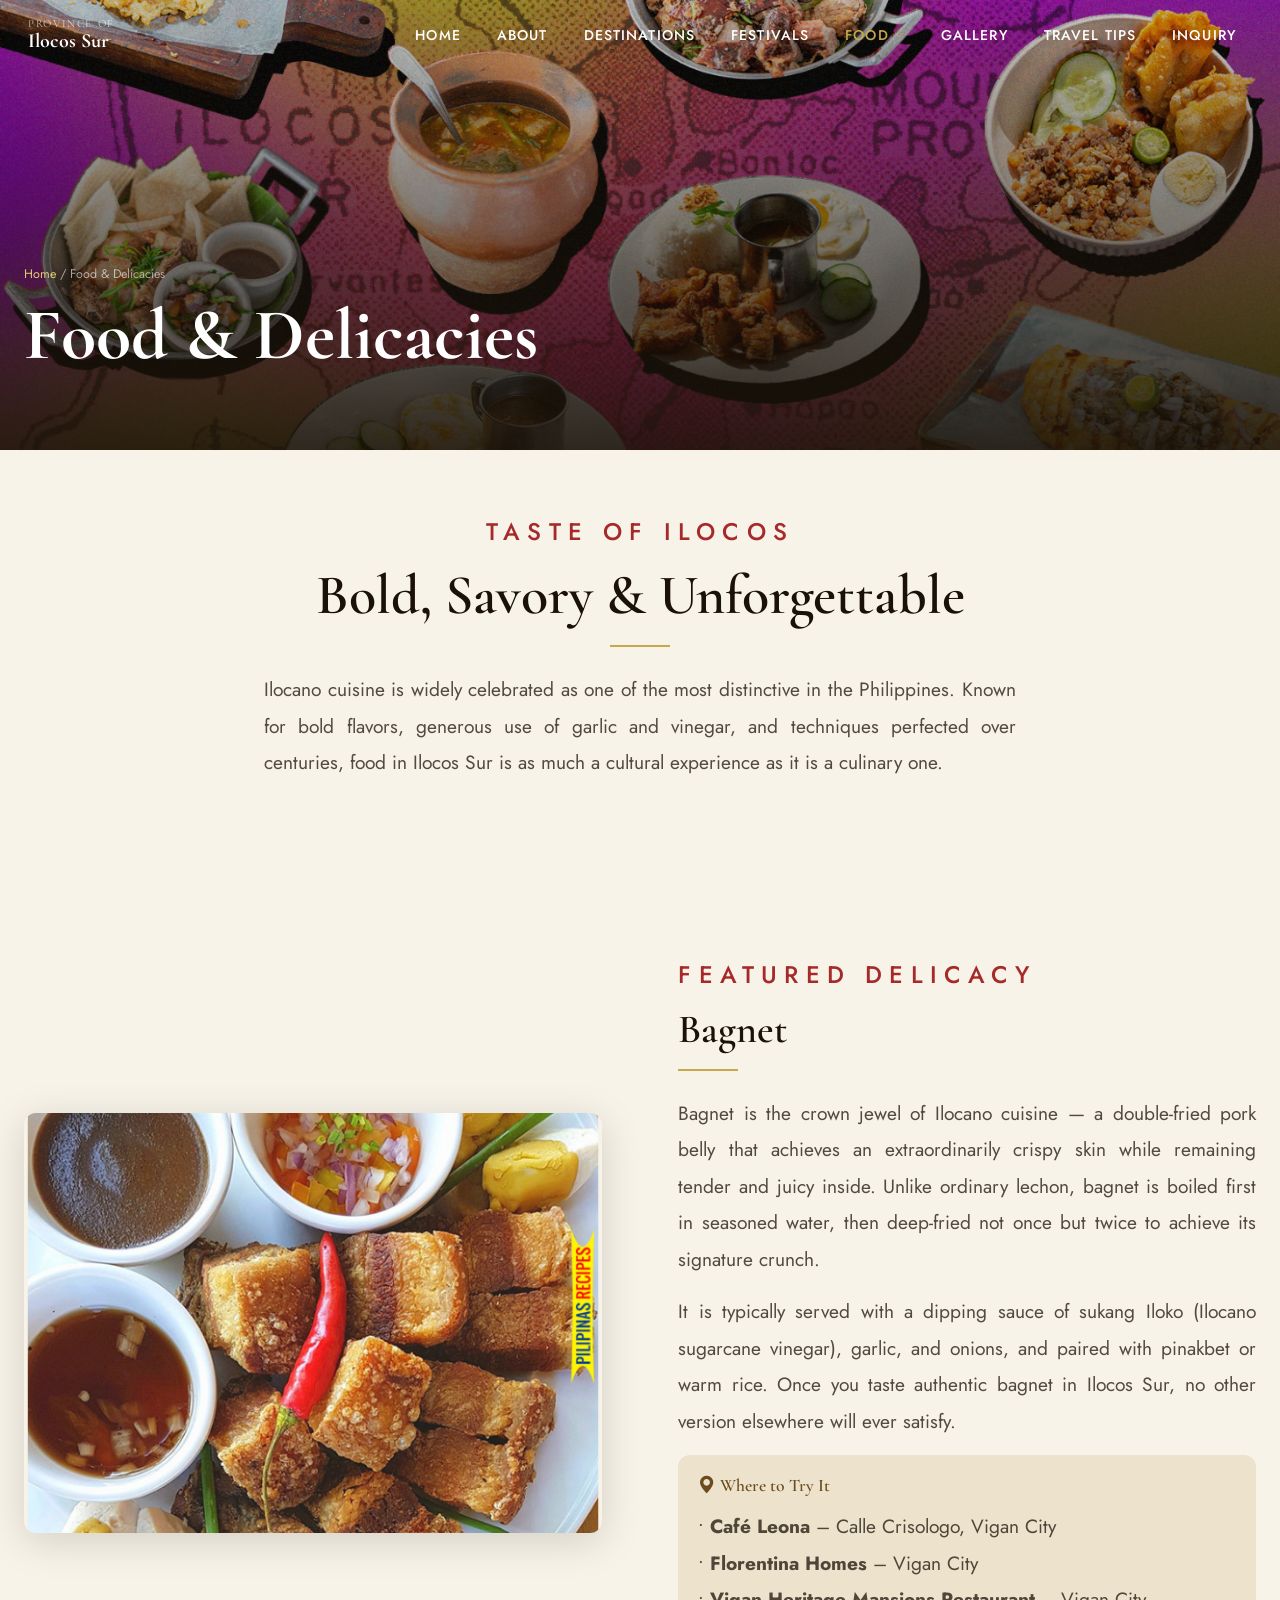
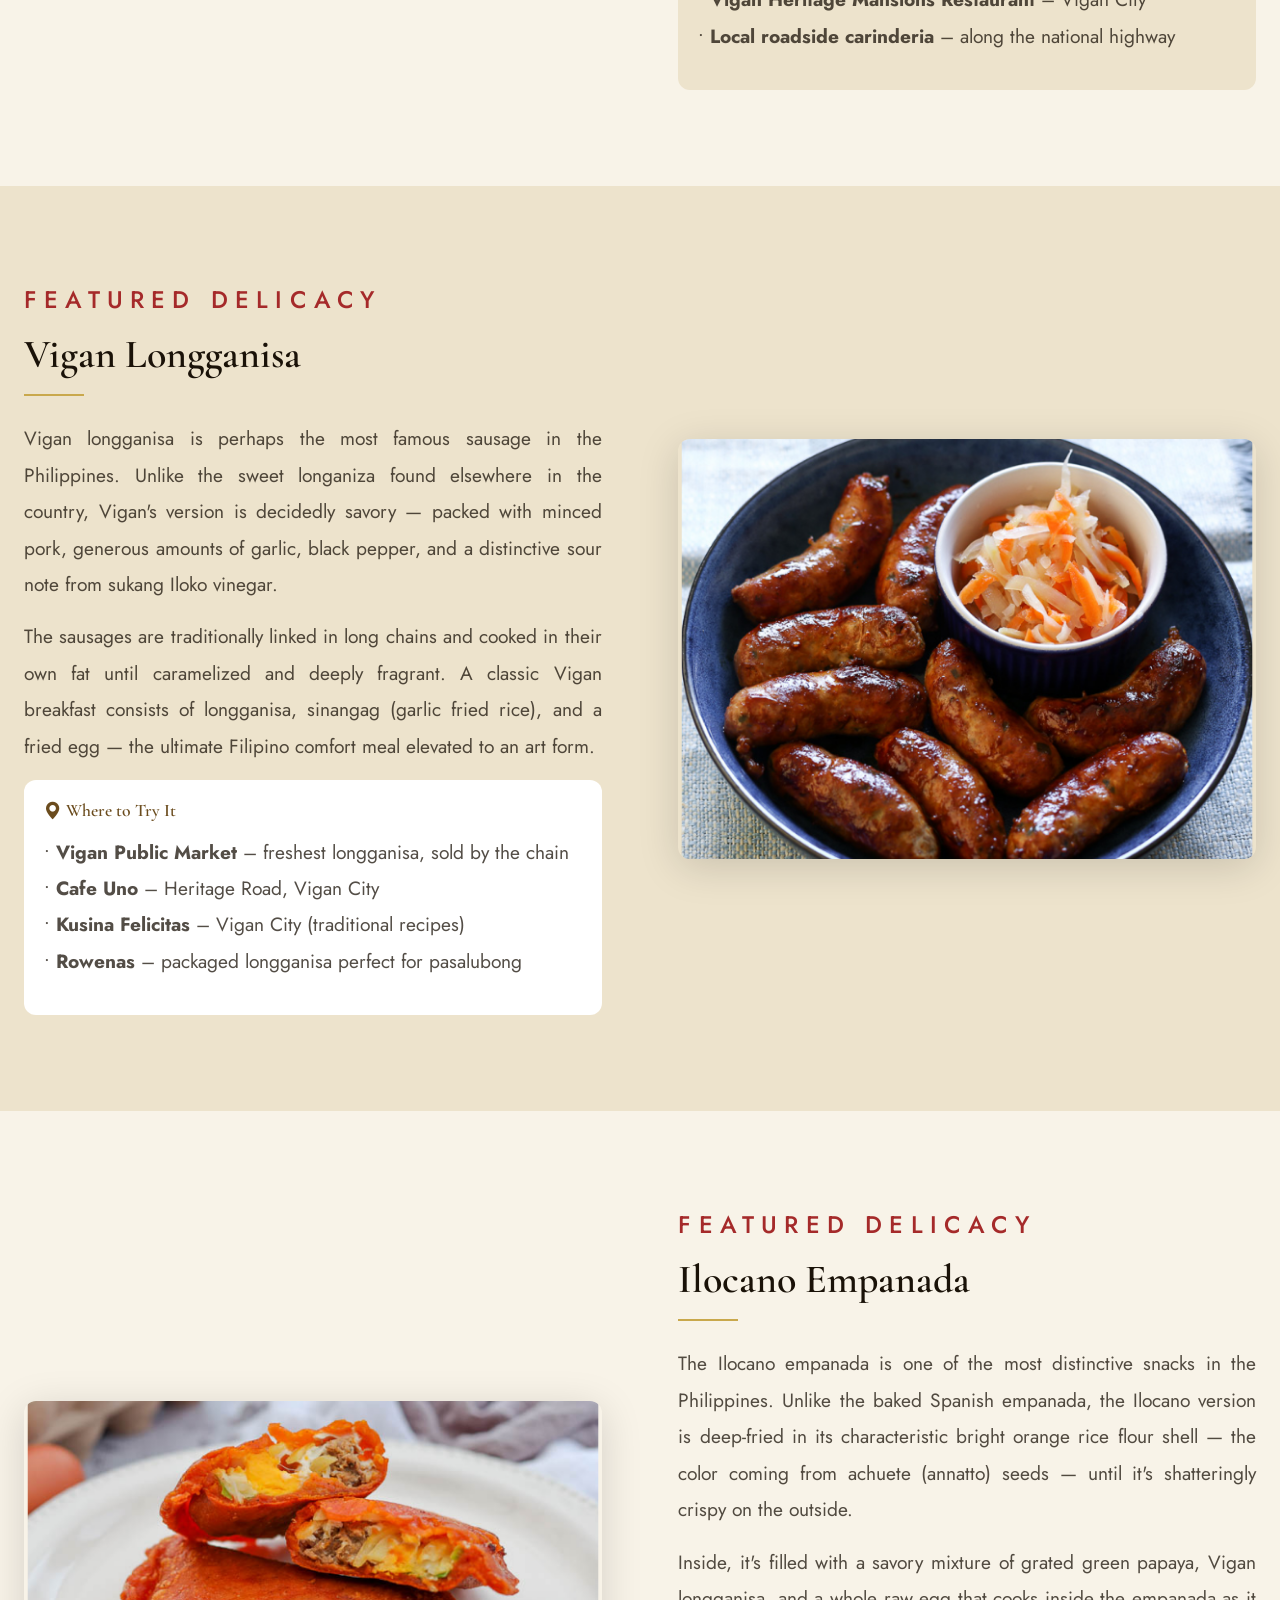
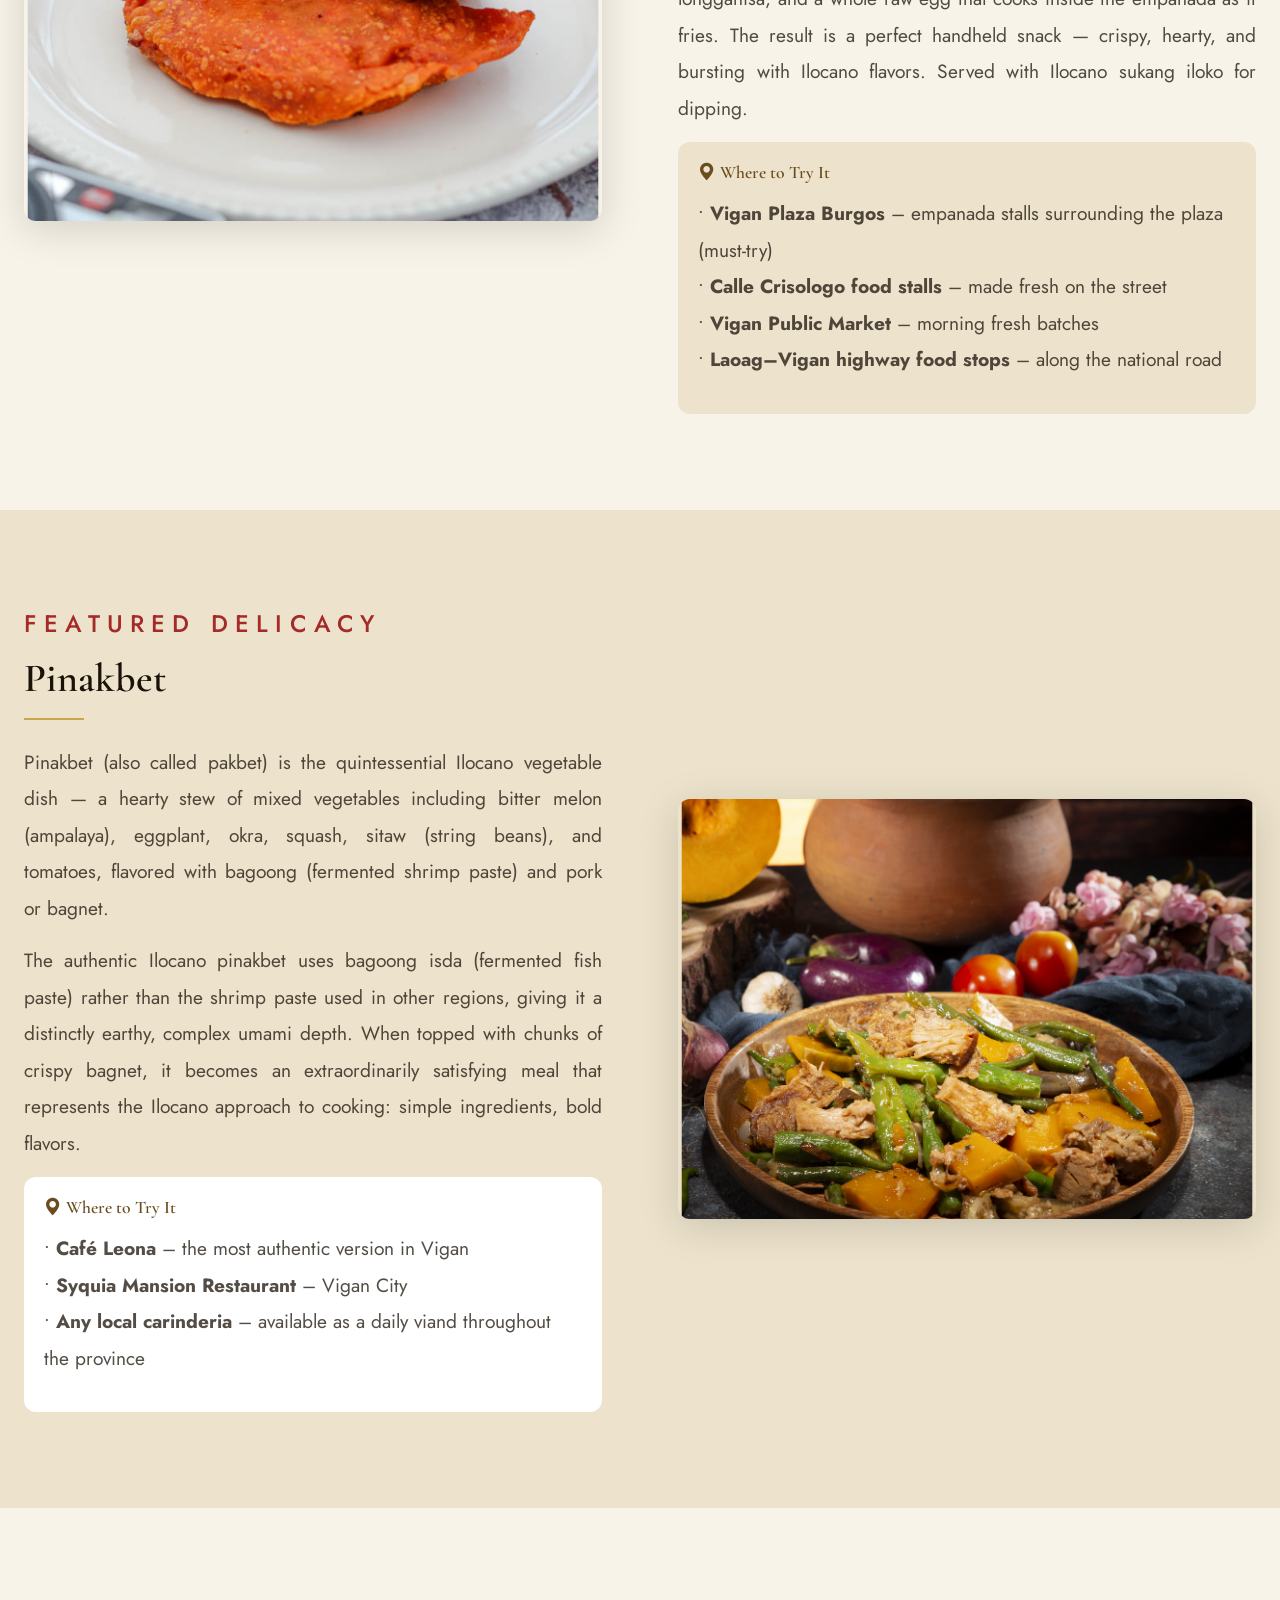
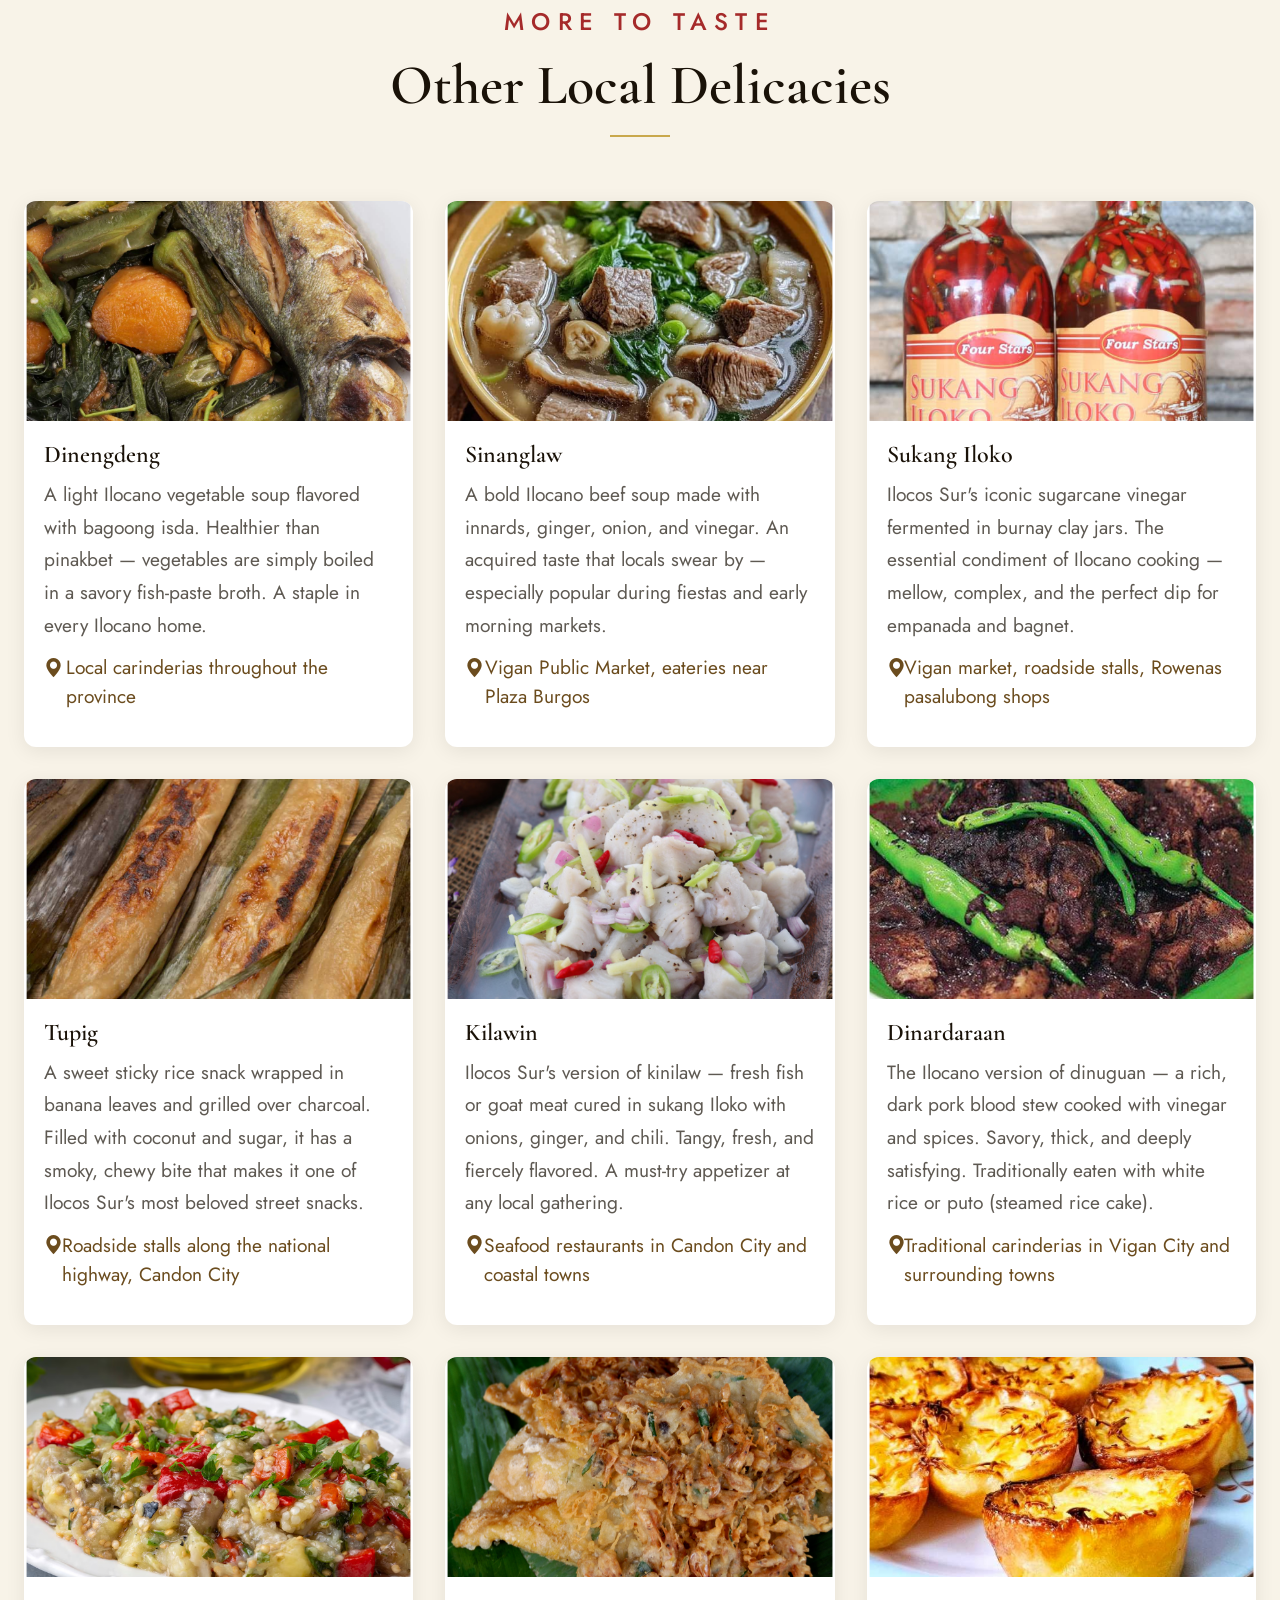
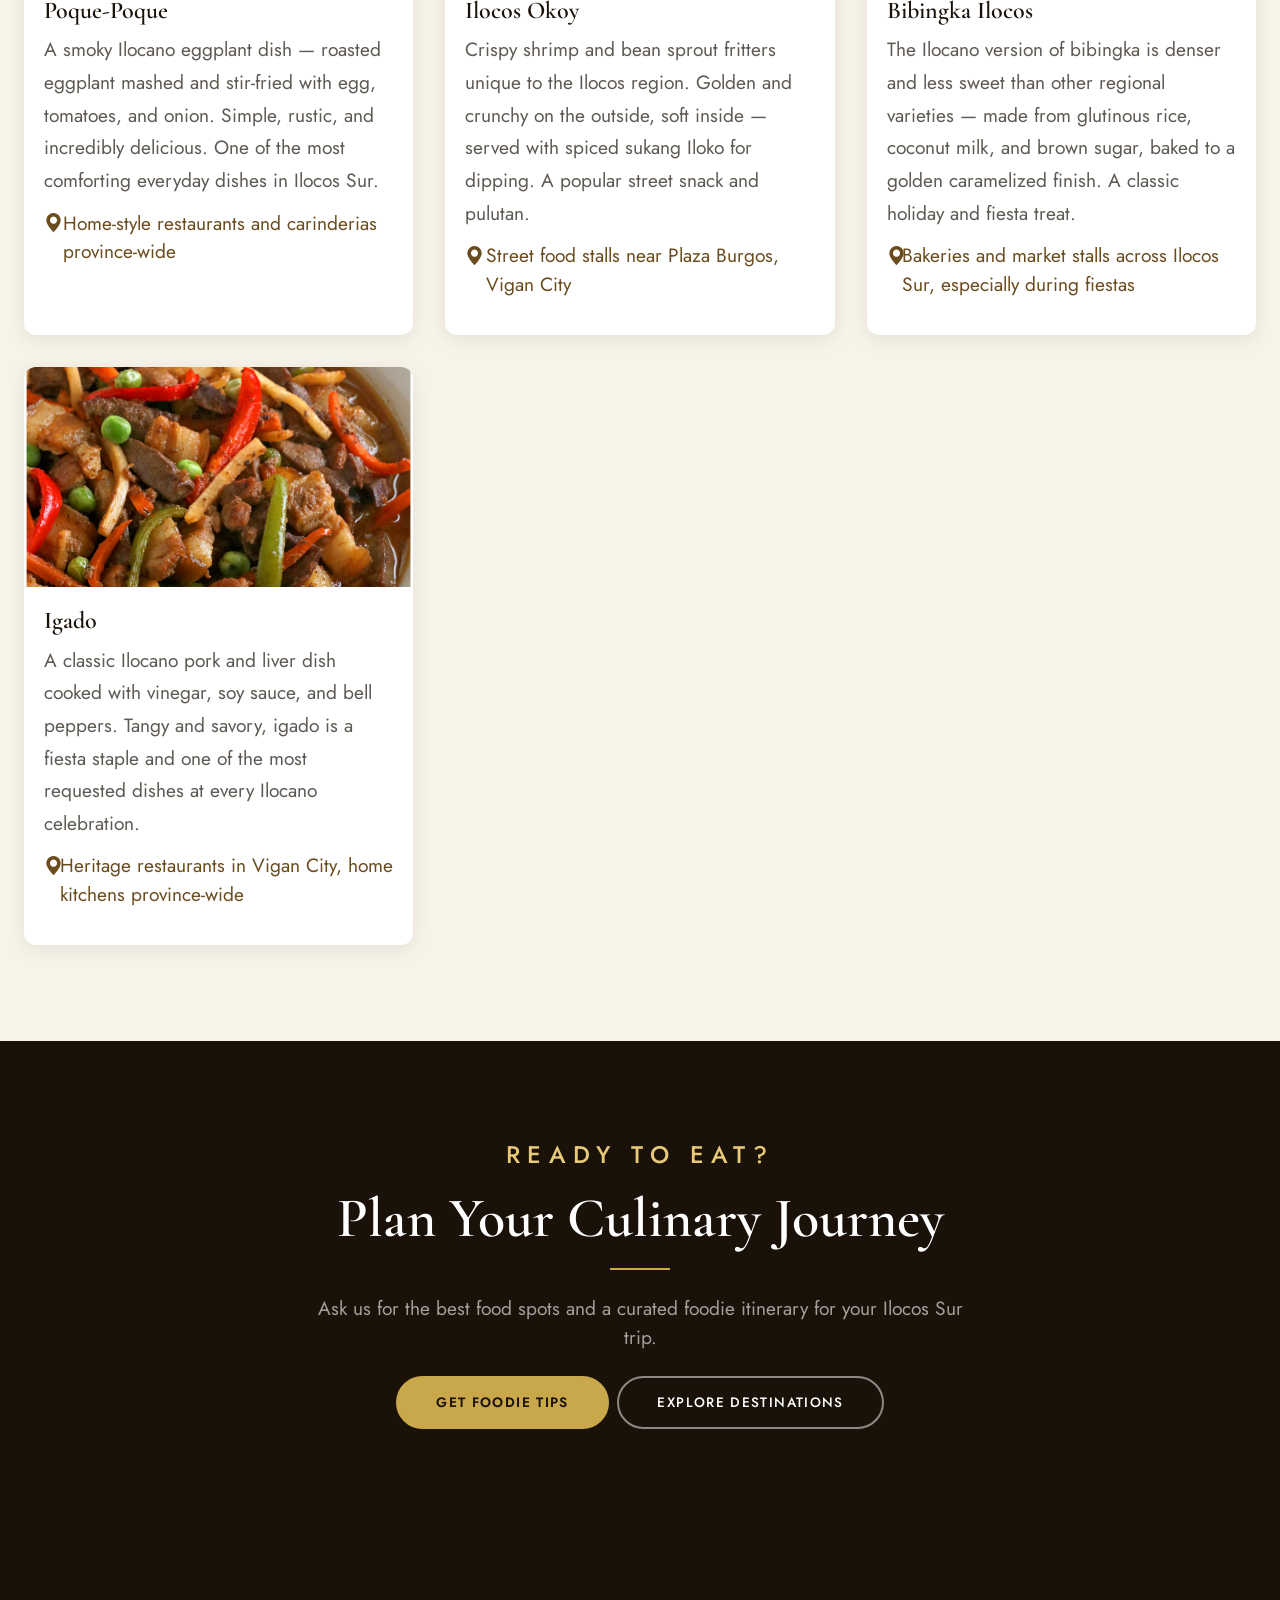
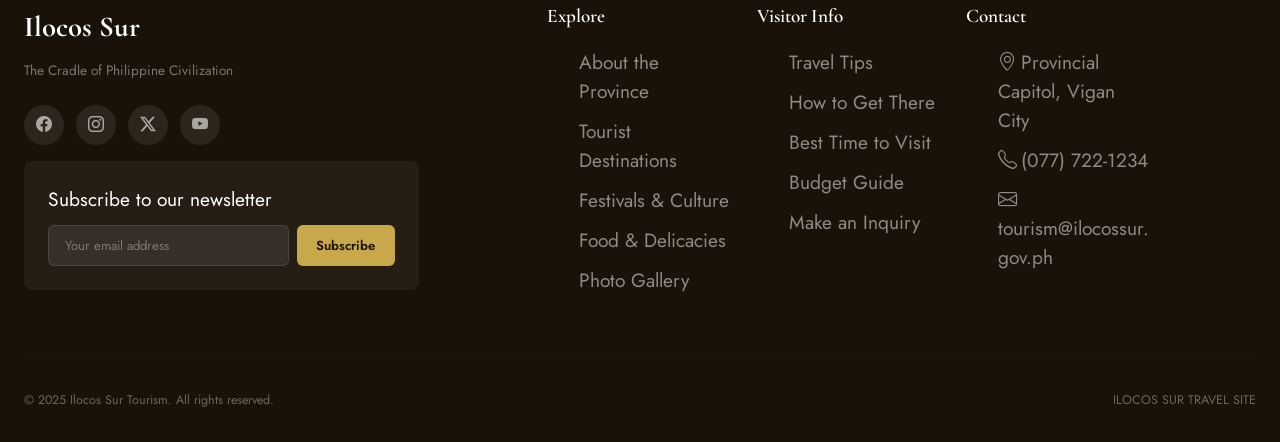
<file: food.html>
<!DOCTYPE html>
<html lang="en">
<head>
  <meta charset="UTF-8" />
  <meta name="viewport" content="width=device-width, initial-scale=1.0" />
  <title>Food & Delicacies — Ilocos Sur</title>
  <link rel="stylesheet" href="https://cdn.jsdelivr.net/npm/bootstrap@5.3.3/dist/css/bootstrap.min.css" />
  <link rel="stylesheet" href="https://cdn.jsdelivr.net/npm/bootstrap-icons@1.11.3/font/bootstrap-icons.min.css" />
  <link rel="stylesheet" href="css/style.css" />
</head>
<body>

  <div id="preloader">
    <div class="preloader-inner">
      <div class="preloader-logo">ILOCOS SUR</div>
      <div class="preloader-bar"><div class="preloader-fill"></div></div>
    </div>
  </div>

  <nav class="navbar-main scrolled">
    <div class="container-fluid">
      <a href="index.html" class="navbar-brand-wrap">
        <div class="nav-logo-text">
          <div class="province">Province of</div>
          <div class="name">Ilocos Sur</div>
        </div>
      </a>
      <div class="nav-links" id="nav-links">
        <div class="nav-item"><a href="index.html" class="nav-link">Home</a></div>
        <div class="nav-item"><a href="about.html" class="nav-link">About</a></div>
        <div class="nav-item"><a href="destinations.html" class="nav-link">Destinations</a></div>
        <div class="nav-item"><a href="festivals.html" class="nav-link">Festivals</a></div>
        <div class="nav-item">
          <a href="food.html" class="nav-link active">Food <i class="bi bi-chevron-down nav-icon"></i></a>
          <div class="nav-dropdown">
            <a href="#bagnet" class="nav-dropdown-item">Bagnet</a>
            <a href="#longganisa" class="nav-dropdown-item">Vigan Longganisa</a>
            <a href="#empanada" class="nav-dropdown-item">Ilocano Empanada</a>
            <a href="#pinakbet" class="nav-dropdown-item">Pinakbet</a>
            <a href="#more-foods" class="nav-dropdown-item">More Delicacies</a>
          </div>
        </div>
        <div class="nav-item"><a href="gallery.html" class="nav-link">Gallery</a></div>
        <div class="nav-item"><a href="tips.html" class="nav-link">Travel Tips</a></div>
        <div class="nav-item"><a href="inquiry.html" class="nav-link">Inquiry</a></div>
      </div>
      <button class="navbar-toggler" id="nav-toggler"><span></span><span></span><span></span></button>
    </div>
  </nav>
  <div class="nav-overlay" id="nav-overlay"></div>

  <div class="page-hero hero-medium">
    <div class="page-hero-bg" style="background-image:url('images/food.png')"></div>
    <div class="page-hero-overlay"></div>
    <div class="page-hero-content container">
      <div class="breadcrumb-nav"><a href="index.html">Home</a> / Food &amp; Delicacies</div>
      <h1 class="page-hero-title">Food &amp; Delicacies</h1>
    </div>
  </div>

  <section class="section-sm section-cream">
    <div class="container centered max-800 reveal">
      <p class="section-eyebrow">Taste of Ilocos</p>
      <h2 class="section-title">Bold, Savory &amp; Unforgettable</h2>
      <div class="section-line"></div>
      <p class="body-text">
        Ilocano cuisine is widely celebrated as one of the most distinctive in the Philippines. Known for bold flavors, generous use of garlic and vinegar, and techniques perfected over centuries, food in Ilocos Sur is as much a cultural experience as it is a culinary one.
      </p>
    </div>
  </section>

  <section id="bagnet" class="section section-cream">
    <div class="container">
      <div class="two-col two-col-wide">
        <div class="reveal">
          <img src="images/bagnet.png" alt="Bagnet" class="card-img">
        </div>
        <div class="reveal reveal-delay-1">
          <p class="section-eyebrow">Featured Delicacy</p>
          <h2 class="section-title title-md">Bagnet</h2>
          <div class="section-line line-left"></div>
          <p class="body-text mb-3">
            Bagnet is the crown jewel of Ilocano cuisine — a double-fried pork belly that achieves an extraordinarily crispy skin while remaining tender and juicy inside. Unlike ordinary lechon, bagnet is boiled first in seasoned water, then deep-fried not once but twice to achieve its signature crunch.
          </p>
          <p class="body-text mb-3">
            It is typically served with a dipping sauce of sukang Iloko (Ilocano sugarcane vinegar), garlic, and onions, and paired with pinakbet or warm rice. Once you taste authentic bagnet in Ilocos Sur, no other version elsewhere will ever satisfy.
          </p>
          <div class="where-box where-box-cream">
            <h4 class="where-title"><i class="bi bi-geo-alt-fill"></i> Where to Try It</h4>
            <ul class="where-list">
              <li>• <strong>Café Leona</strong> – Calle Crisologo, Vigan City</li>
              <li>• <strong>Florentina Homes</strong> – Vigan City</li>
              <li>• <strong>Vigan Heritage Mansions Restaurant</strong> – Vigan City</li>
              <li>• <strong>Local roadside carinderia</strong> – along the national highway</li>
            </ul>
          </div>
        </div>
      </div>
    </div>
  </section>

  <section id="longganisa" class="section section-mid">
    <div class="container">
      <div class="two-col two-col-wide">
        <div class="reveal">
          <p class="section-eyebrow">Featured Delicacy</p>
          <h2 class="section-title title-md">Vigan Longganisa</h2>
          <div class="section-line line-left"></div>
          <p class="body-text mb-3">
            Vigan longganisa is perhaps the most famous sausage in the Philippines. Unlike the sweet longaniza found elsewhere in the country, Vigan's version is decidedly savory — packed with minced pork, generous amounts of garlic, black pepper, and a distinctive sour note from sukang Iloko vinegar.
          </p>
          <p class="body-text mb-3">
            The sausages are traditionally linked in long chains and cooked in their own fat until caramelized and deeply fragrant. A classic Vigan breakfast consists of longganisa, sinangag (garlic fried rice), and a fried egg — the ultimate Filipino comfort meal elevated to an art form.
          </p>
          <div class="where-box where-box-white">
            <h4 class="where-title"><i class="bi bi-geo-alt-fill"></i> Where to Try It</h4>
            <ul class="where-list">
              <li>• <strong>Vigan Public Market</strong> – freshest longganisa, sold by the chain</li>
              <li>• <strong>Cafe Uno</strong> – Heritage Road, Vigan City</li>
              <li>• <strong>Kusina Felicitas</strong> – Vigan City (traditional recipes)</li>
              <li>• <strong>Rowenas</strong> – packaged longganisa perfect for pasalubong</li>
            </ul>
          </div>
        </div>
        <div class="reveal reveal-delay-1">
          <img src="images/longganisaf.png" alt="Longganisa" class="card-img">
        </div>
      </div>
    </div>
  </section>

  <section id="empanada" class="section section-cream">
    <div class="container">
      <div class="two-col two-col-wide">
        <div class="reveal">
          <img src="images/empanada.png" alt="Empanada" class="card-img">
        </div>
        <div class="reveal reveal-delay-1">
          <p class="section-eyebrow">Featured Delicacy</p>
          <h2 class="section-title title-md">Ilocano Empanada</h2>
          <div class="section-line line-left"></div>
          <p class="body-text mb-3">
            The Ilocano empanada is one of the most distinctive snacks in the Philippines. Unlike the baked Spanish empanada, the Ilocano version is deep-fried in its characteristic bright orange rice flour shell — the color coming from achuete (annatto) seeds — until it's shatteringly crispy on the outside.
          </p>
          <p class="body-text mb-3">
            Inside, it's filled with a savory mixture of grated green papaya, Vigan longganisa, and a whole raw egg that cooks inside the empanada as it fries. The result is a perfect handheld snack — crispy, hearty, and bursting with Ilocano flavors. Served with Ilocano sukang iloko for dipping.
          </p>
          <div class="where-box where-box-cream">
            <h4 class="where-title"><i class="bi bi-geo-alt-fill"></i> Where to Try It</h4>
            <ul class="where-list">
              <li>• <strong>Vigan Plaza Burgos</strong> – empanada stalls surrounding the plaza (must-try)</li>
              <li>• <strong>Calle Crisologo food stalls</strong> – made fresh on the street</li>
              <li>• <strong>Vigan Public Market</strong> – morning fresh batches</li>
              <li>• <strong>Laoag–Vigan highway food stops</strong> – along the national road</li>
            </ul>
          </div>
        </div>
      </div>
    </div>
  </section>

  <section id="pinakbet" class="section section-mid">
    <div class="container">
      <div class="two-col two-col-wide">
        <div class="reveal">
          <p class="section-eyebrow">Featured Delicacy</p>
          <h2 class="section-title title-md">Pinakbet</h2>
          <div class="section-line line-left"></div>
          <p class="body-text mb-3">
            Pinakbet (also called pakbet) is the quintessential Ilocano vegetable dish — a hearty stew of mixed vegetables including bitter melon (ampalaya), eggplant, okra, squash, sitaw (string beans), and tomatoes, flavored with bagoong (fermented shrimp paste) and pork or bagnet.
          </p>
          <p class="body-text mb-3">
            The authentic Ilocano pinakbet uses bagoong isda (fermented fish paste) rather than the shrimp paste used in other regions, giving it a distinctly earthy, complex umami depth. When topped with chunks of crispy bagnet, it becomes an extraordinarily satisfying meal that represents the Ilocano approach to cooking: simple ingredients, bold flavors.
          </p>
          <div class="where-box where-box-white">
            <h4 class="where-title"><i class="bi bi-geo-alt-fill"></i> Where to Try It</h4>
            <ul class="where-list">
              <li>• <strong>Café Leona</strong> – the most authentic version in Vigan</li>
              <li>• <strong>Syquia Mansion Restaurant</strong> – Vigan City</li>
              <li>• <strong>Any local carinderia</strong> – available as a daily viand throughout the province</li>
            </ul>
          </div>
        </div>
        <div class="reveal reveal-delay-1">
          <img src="images/pakbet.png" alt="Pinakbet" class="card-img">
        </div>
      </div>
    </div>
  </section>

  <section id="more-foods" class="section section-cream">
    <div class="container">
      <div class="section-header reveal">
        <p class="section-eyebrow">More to Taste</p>
        <h2 class="section-title">Other Local Delicacies</h2>
        <div class="section-line"></div>
      </div>
      <div class="grid-3">

        <div class="food-card reveal">
          <img src="images/dinengdeng.png" alt="Dinengdeng" loading="lazy">
          <div class="food-card-body">
            <h3 class="food-card-name">Dinengdeng</h3>
            <p class="food-card-desc">A light Ilocano vegetable soup flavored with bagoong isda. Healthier than pinakbet — vegetables are simply boiled in a savory fish-paste broth. A staple in every Ilocano home.</p>
            <p class="food-where"><i class="bi bi-geo-alt-fill"></i> Local carinderias throughout the province</p>
          </div>
        </div>

        <div class="food-card reveal reveal-delay-1">
          <img src="images/sinanglaw.png" alt="Sinanglaw" loading="lazy">
          <div class="food-card-body">
            <h3 class="food-card-name">Sinanglaw</h3>
            <p class="food-card-desc">A bold Ilocano beef soup made with innards, ginger, onion, and vinegar. An acquired taste that locals swear by — especially popular during fiestas and early morning markets.</p>
            <p class="food-where"><i class="bi bi-geo-alt-fill"></i> Vigan Public Market, eateries near Plaza Burgos</p>
          </div>
        </div>

        <div class="food-card reveal reveal-delay-2">
          <img src="images/suka.png" alt="Sukang Iloko" loading="lazy">
          <div class="food-card-body">
            <h3 class="food-card-name">Sukang Iloko</h3>
            <p class="food-card-desc">Ilocos Sur's iconic sugarcane vinegar fermented in burnay clay jars. The essential condiment of Ilocano cooking — mellow, complex, and the perfect dip for empanada and bagnet.</p>
            <p class="food-where"><i class="bi bi-geo-alt-fill"></i> Vigan market, roadside stalls, Rowenas pasalubong shops</p>
          </div>
        </div>

        <div class="food-card reveal">
          <img src="images/tupig.png" alt="Tupig" loading="lazy">
          <div class="food-card-body">
            <h3 class="food-card-name">Tupig</h3>
            <p class="food-card-desc">A sweet sticky rice snack wrapped in banana leaves and grilled over charcoal. Filled with coconut and sugar, it has a smoky, chewy bite that makes it one of Ilocos Sur's most beloved street snacks.</p>
            <p class="food-where"><i class="bi bi-geo-alt-fill"></i> Roadside stalls along the national highway, Candon City</p>
          </div>
        </div>

        <div class="food-card reveal reveal-delay-1">
          <img src="images/kinilaw.png" alt="Kilawin" loading="lazy">
          <div class="food-card-body">
            <h3 class="food-card-name">Kilawin</h3>
            <p class="food-card-desc">Ilocos Sur's version of kinilaw — fresh fish or goat meat cured in sukang Iloko with onions, ginger, and chili. Tangy, fresh, and fiercely flavored. A must-try appetizer at any local gathering.</p>
            <p class="food-where"><i class="bi bi-geo-alt-fill"></i> Seafood restaurants in Candon City and coastal towns</p>
          </div>
        </div>

        <div class="food-card reveal reveal-delay-2">
          <img src="images/dinardaraan.png" alt="Dinardaraan" loading="lazy">
          <div class="food-card-body">
            <h3 class="food-card-name">Dinardaraan</h3>
            <p class="food-card-desc">The Ilocano version of dinuguan — a rich, dark pork blood stew cooked with vinegar and spices. Savory, thick, and deeply satisfying. Traditionally eaten with white rice or puto (steamed rice cake).</p>
            <p class="food-where"><i class="bi bi-geo-alt-fill"></i> Traditional carinderias in Vigan City and surrounding towns</p>
          </div>
        </div>

        <div class="food-card reveal">
          <img src="images/poqui.png" alt="Poque-Poque" loading="lazy">
          <div class="food-card-body">
            <h3 class="food-card-name">Poque-Poque</h3>
            <p class="food-card-desc">A smoky Ilocano eggplant dish — roasted eggplant mashed and stir-fried with egg, tomatoes, and onion. Simple, rustic, and incredibly delicious. One of the most comforting everyday dishes in Ilocos Sur.</p>
            <p class="food-where"><i class="bi bi-geo-alt-fill"></i> Home-style restaurants and carinderias province-wide</p>
          </div>
        </div>

        <div class="food-card reveal reveal-delay-1">
          <img src="images/okoy.png" alt="Ilocos Okoy" loading="lazy">
          <div class="food-card-body">
            <h3 class="food-card-name">Ilocos Okoy</h3>
            <p class="food-card-desc">Crispy shrimp and bean sprout fritters unique to the Ilocos region. Golden and crunchy on the outside, soft inside — served with spiced sukang Iloko for dipping. A popular street snack and pulutan.</p>
            <p class="food-where"><i class="bi bi-geo-alt-fill"></i> Street food stalls near Plaza Burgos, Vigan City</p>
          </div>
        </div>

        <div class="food-card reveal reveal-delay-2">
          <img src="images/bibingka.png" alt="Bibingka Ilocos" loading="lazy">
          <div class="food-card-body">
            <h3 class="food-card-name">Bibingka Ilocos</h3>
            <p class="food-card-desc">The Ilocano version of bibingka is denser and less sweet than other regional varieties — made from glutinous rice, coconut milk, and brown sugar, baked to a golden caramelized finish. A classic holiday and fiesta treat.</p>
            <p class="food-where"><i class="bi bi-geo-alt-fill"></i> Bakeries and market stalls across Ilocos Sur, especially during fiestas</p>
          </div>
        </div>

        <div class="food-card reveal">
          <img src="images/igado.png" alt="Igado" loading="lazy">
          <div class="food-card-body">
            <h3 class="food-card-name">Igado</h3>
            <p class="food-card-desc">A classic Ilocano pork and liver dish cooked with vinegar, soy sauce, and bell peppers. Tangy and savory, igado is a fiesta staple and one of the most requested dishes at every Ilocano celebration.</p>
            <p class="food-where"><i class="bi bi-geo-alt-fill"></i> Heritage restaurants in Vigan City, home kitchens province-wide</p>
          </div>
        </div>

      </div>
    </div>
  </section>

  <section class="section section-dark">
    <div class="container centered max-700 reveal">
      <p class="section-eyebrow eyebrow-light">Ready to Eat?</p>
      <h2 class="section-title title-white">Plan Your Culinary Journey</h2>
      <div class="section-line"></div>
      <p class="desc-white mb-4">Ask us for the best food spots and a curated foodie itinerary for your Ilocos Sur trip.</p>
      <div class="d-flex gap-2 justify-content-center flex-wrap">
        <a href="inquiry.html" class="btn-gold">Get Foodie Tips</a>
        <a href="destinations.html" class="btn-outline">Explore Destinations</a>
      </div>
    </div>
  </section>

  <footer class="footer">
    <div class="container">
      <div class="row g-4 mb-5">
        <div class="col-lg-4">
          <div class="footer-logo">Ilocos Sur</div>
          <p class="footer-tagline">The Cradle of Philippine Civilization</p>
          <div class="footer-social mb-3">
            <a href="https://www.facebook.com/ThePGIS1818/" aria-label="Facebook"><i class="bi bi-facebook"></i></a>
            <a href="https://www.instagram.com/explore/locations/256349588/welcome-to-ilocos-sur/" aria-label="Instagram"><i class="bi bi-instagram"></i></a>
            <a href="https://x.com/gmanews/status/1958445301339238575" aria-label="Twitter"><i class="bi bi-twitter-x"></i></a>
            <a href="https://www.youtube.com/@ThePGIS1818" aria-label="YouTube"><i class="bi bi-youtube"></i></a>
          </div>
          <div class="footer-newsletter">
            <p class="footer-newsletter-title">Subscribe to our newsletter</p>
            <div class="newsletter-form">
              <input type="email" class="newsletter-input" placeholder="Your email address">
              <button class="newsletter-btn">Subscribe</button>
            </div>
          </div>
        </div>
        <div class="col-6 col-lg-2 offset-lg-1">
          <h4 class="footer-heading">Explore</h4>
          <ul class="footer-links">
            <li><a href="about.html">About the Province</a></li>
            <li><a href="destinations.html">Tourist Destinations</a></li>
            <li><a href="festivals.html">Festivals &amp; Culture</a></li>
            <li><a href="food.html">Food &amp; Delicacies</a></li>
            <li><a href="gallery.html">Photo Gallery</a></li>
          </ul>
        </div>
        <div class="col-6 col-lg-2">
          <h4 class="footer-heading">Visitor Info</h4>
          <ul class="footer-links">
            <li><a href="tips.html">Travel Tips</a></li>
            <li><a href="tips.html#transport">How to Get There</a></li>
            <li><a href="tips.html#best-time">Best Time to Visit</a></li>
            <li><a href="tips.html#budget">Budget Guide</a></li>
            <li><a href="inquiry.html">Make an Inquiry</a></li>
          </ul>
        </div>
        <div class="col-lg-2">
          <h4 class="footer-heading">Contact</h4>
          <ul class="footer-links">
            <li><a href="#"><i class="bi bi-geo-alt me-1"></i>Provincial Capitol, Vigan City</a></li>
            <li><a href="tel:+637712234"><i class="bi bi-telephone me-1"></i>(077) 722-1234</a></li>
            <li><a href="mailto:tourism@ilocossur.gov.ph"><i class="bi bi-envelope me-1"></i>tourism@ilocossur.gov.ph</a></li>
          </ul>
        </div>
      </div>
      <hr class="footer-divider">
      <div class="footer-bottom">
        <span>© 2025 Ilocos Sur Tourism. All rights reserved.</span>
        <span>ILOCOS SUR TRAVEL SITE</span>
      </div>
    </div>
</footer>

  <button id="back-to-top"><i class="bi bi-arrow-up"></i></button>
  <script src="https://cdn.jsdelivr.net/npm/bootstrap@5.3.3/dist/js/bootstrap.bundle.min.js"></script>
  <script src="js/script.js"></script>
</body>
</html>
</file>
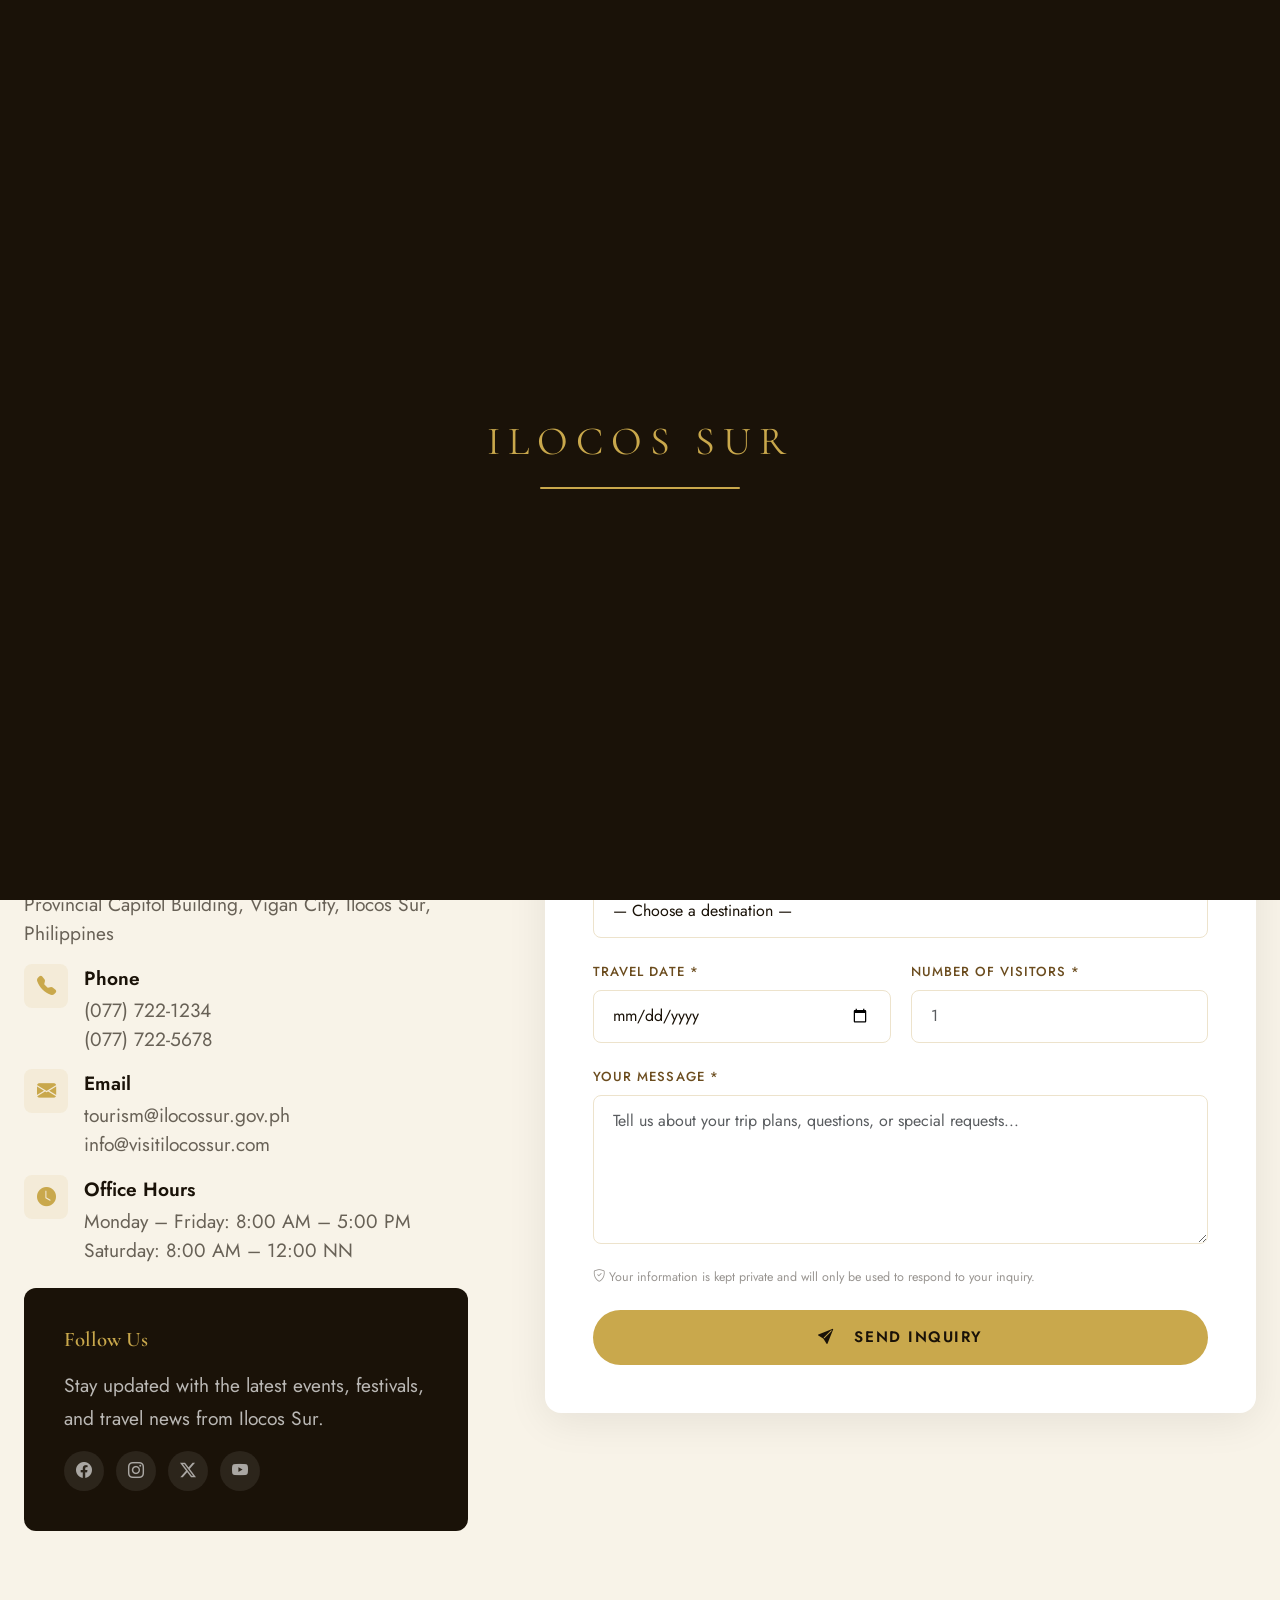
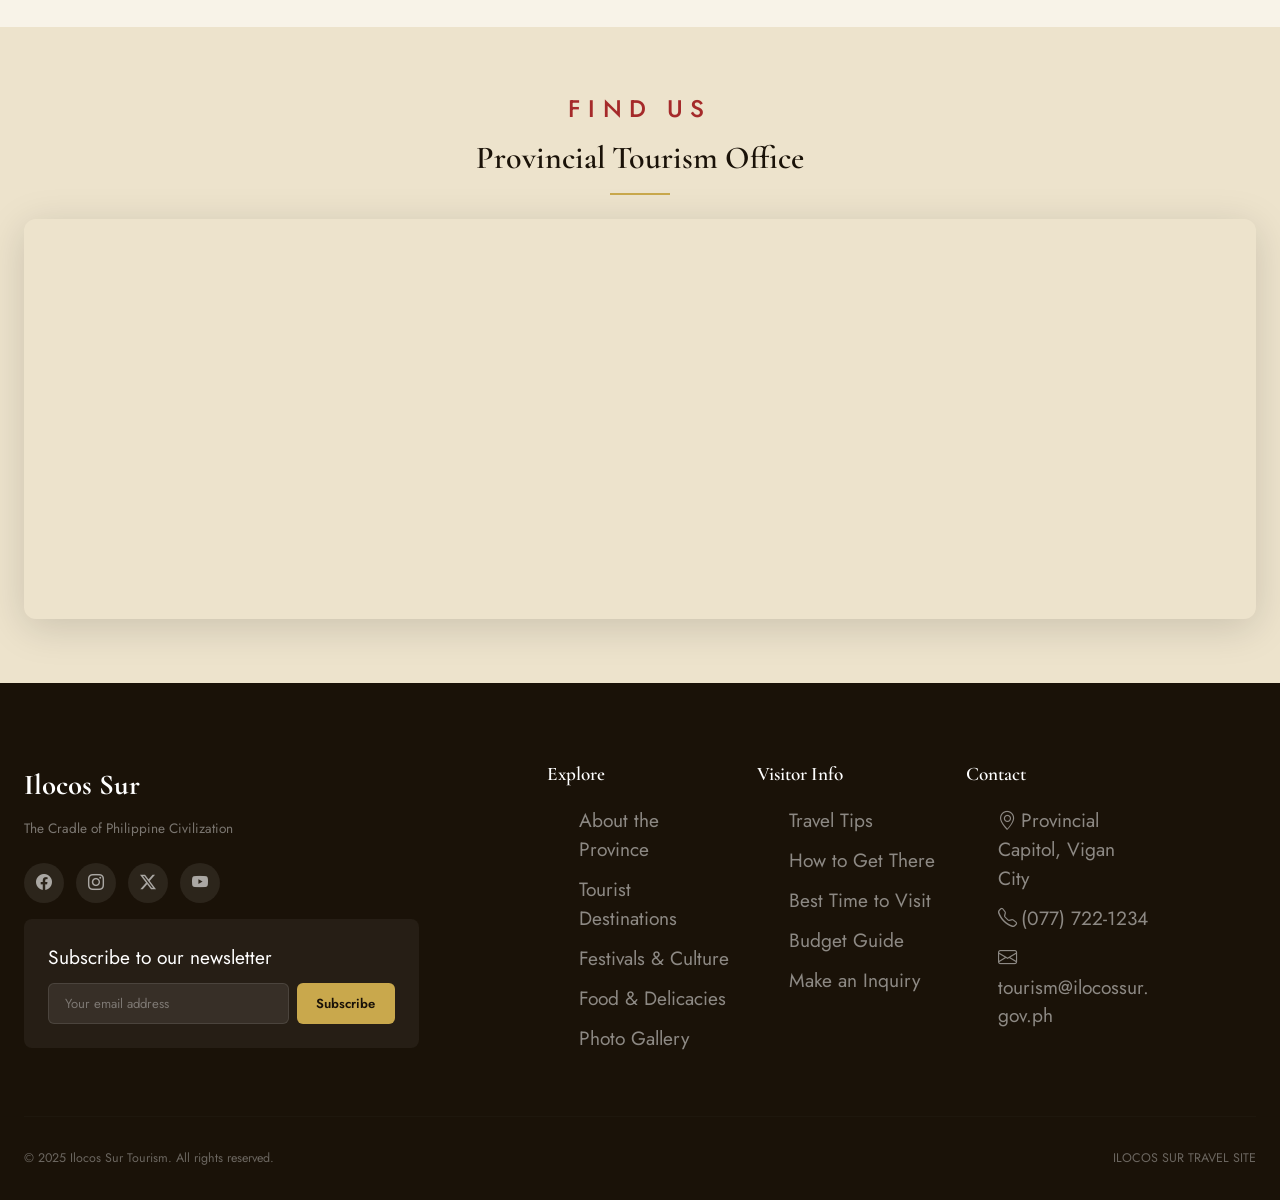
<file: inquiry.html>
<!DOCTYPE html>
<html lang="en">
<head>
  <meta charset="UTF-8" />
  <meta name="viewport" content="width=device-width, initial-scale=1.0" />
  <title>Inquiry Form — Ilocos Sur Tourism</title>
  <link rel="stylesheet" href="https://cdn.jsdelivr.net/npm/bootstrap@5.3.3/dist/css/bootstrap.min.css" />
  <link rel="stylesheet" href="https://cdn.jsdelivr.net/npm/bootstrap-icons@1.11.3/font/bootstrap-icons.min.css" />
  <link rel="stylesheet" href="css/style.css" />
</head>
<body>

  <div id="preloader">
    <div class="preloader-inner">
      <div class="preloader-logo">ILOCOS SUR</div>
      <div class="preloader-bar"><div class="preloader-fill"></div></div>
    </div>
  </div>

  <nav class="navbar-main scrolled">
    <div class="container-fluid">
      <a href="index.html" class="navbar-brand-wrap">
        <div class="nav-logo-text">
          <div class="province">Province of</div>
          <div class="name">Ilocos Sur</div>
        </div>
      </a>
      <div class="nav-links" id="nav-links">
        <div class="nav-item"><a href="index.html" class="nav-link">Home</a></div>
        <div class="nav-item"><a href="about.html" class="nav-link">About</a></div>
        <div class="nav-item"><a href="destinations.html" class="nav-link">Destinations</a></div>
        <div class="nav-item"><a href="festivals.html" class="nav-link">Festivals</a></div>
        <div class="nav-item"><a href="food.html" class="nav-link">Food</a></div>
        <div class="nav-item"><a href="gallery.html" class="nav-link">Gallery</a></div>
        <div class="nav-item"><a href="tips.html" class="nav-link">Travel Tips</a></div>
        <div class="nav-item"><a href="inquiry.html" class="nav-link active">Inquiry</a></div>
      </div>
      <button class="navbar-toggler" id="nav-toggler"><span></span><span></span><span></span></button>
    </div>
  </nav>
  <div class="nav-overlay" id="nav-overlay"></div>

  <div class="page-hero">
    <div class="page-hero-bg" style="background-image:url('images/inquiry.png')"></div>
    <div class="page-hero-overlay"></div>
    <div class="page-hero-content container">
      <div class="breadcrumb-nav"><a href="index.html">Home</a> / Inquiry</div>
      <h1 class="page-hero-title">Plan Your Visit</h1>
    </div>
  </div>

  <section class="section section-cream">
    <div class="container">
      <div class="two-col two-col-wide two-col-start" style="grid-template-columns:1fr 1.6fr">

        <div class="reveal">
          <p class="section-eyebrow">Get in Touch</p>
          <h2 class="section-title title-sm">We're Here to Help</h2>
          <div class="section-line line-left"></div>
          <p class="body-text mb-4">
            Planning a trip to Ilocos Sur? Our tourism team is happy to assist with itinerary recommendations, accommodation advice, and destination guides. Fill out the form and we'll respond within 24 hours.
          </p>

          <div class="d-flex flex-column gap-3 mb-4">
            <div class="contact-row">
              <div class="contact-icon"><i class="bi bi-geo-alt-fill"></i></div>
              <div>
                <div class="contact-label">Address</div>
                <div class="contact-value">Provincial Capitol Building, Vigan City, Ilocos Sur, Philippines</div>
              </div>
            </div>
            <div class="contact-row">
              <div class="contact-icon"><i class="bi bi-telephone-fill"></i></div>
              <div>
                <div class="contact-label">Phone</div>
                <div class="contact-value">(077) 722-1234<br>(077) 722-5678</div>
              </div>
            </div>
            <div class="contact-row">
              <div class="contact-icon"><i class="bi bi-envelope-fill"></i></div>
              <div>
                <div class="contact-label">Email</div>
                <div class="contact-value">tourism@ilocossur.gov.ph<br>info@visitilocossur.com</div>
              </div>
            </div>
            <div class="contact-row">
              <div class="contact-icon"><i class="bi bi-clock-fill"></i></div>
              <div>
                <div class="contact-label">Office Hours</div>
                <div class="contact-value">Monday – Friday: 8:00 AM – 5:00 PM<br>Saturday: 8:00 AM – 12:00 NN</div>
              </div>
            </div>
          </div>

          <div class="dark-panel">
            <h4 class="panel-title-sm">Follow Us</h4>
            <p class="body-text-white mb-3">Stay updated with the latest events, festivals, and travel news from Ilocos Sur.</p>
            <div class="footer-social">
              <a href="#" aria-label="Facebook"><i class="bi bi-facebook"></i></a>
              <a href="#" aria-label="Instagram"><i class="bi bi-instagram"></i></a>
              <a href="#" aria-label="Twitter"><i class="bi bi-twitter-x"></i></a>
              <a href="#" aria-label="YouTube"><i class="bi bi-youtube"></i></a>
            </div>
          </div>
        </div>

        <div class="reveal reveal-delay-1">
          <div class="form-box">
            <h3 class="form-title">Send an Inquiry</h3>
            <p class="form-note">All fields marked with * are required.</p>

            <div id="form-success" class="success-msg">
              <i class="bi bi-check-circle-fill success-icon"></i>
              <strong class="success-title">Inquiry Sent Successfully!</strong>
              <p class="success-sub">Thank you! Our tourism team will respond within 24 hours.</p>
            </div>

            <form id="inquiry-form" novalidate>
              <div class="form-group">
                <label class="form-label" for="full-name">Full Name *</label>
                <input type="text" id="full-name" name="full-name" class="form-control" placeholder="e.g. April Jhean Maglangit">
                <div class="invalid-feedback">Full name is required.</div>
              </div>

              <div class="info-grid-form">
                <div class="form-group">
                  <label class="form-label" for="email">Email Address *</label>
                  <input type="email" id="email" name="email" class="form-control" placeholder="your@email.com">
                  <div class="invalid-feedback">Please enter a valid email address.</div>
                </div>
                <div class="form-group">
                  <label class="form-label" for="contact">Contact Number *</label>
                  <input type="tel" id="contact" name="contact" class="form-control" placeholder="09XXXXXXXXX">
                  <div class="invalid-feedback">Please enter a valid phone number (numbers only).</div>
                </div>
              </div>

              <div class="form-group">
                <label class="form-label" for="destination">Select Destination *</label>
                <select id="destination" name="destination" class="form-control">
                  <option value="">— Choose a destination —</option>
                </select>
                <div class="invalid-feedback">Please select a destination.</div>
              </div>

              <div class="info-grid-form">
                <div class="form-group">
                  <label class="form-label" for="travel-date">Travel Date *</label>
                  <input type="date" id="travel-date" name="travel-date" class="form-control">
                  <div class="invalid-feedback">Please select a travel date.</div>
                </div>
                <div class="form-group">
                  <label class="form-label" for="visitors">Number of Visitors *</label>
                  <input type="number" id="visitors" name="visitors" class="form-control" min="1" placeholder="1">
                  <div class="invalid-feedback">At least 1 visitor is required.</div>
                </div>
              </div>

              <div class="form-group">
                <label class="form-label" for="message">Your Message *</label>
                <textarea id="message" name="message" class="form-control" rows="5" placeholder="Tell us about your trip plans, questions, or special requests..."></textarea>
                <div class="invalid-feedback">Please enter your message.</div>
              </div>

              <p class="form-privacy"><i class="bi bi-shield-check"></i> Your information is kept private and will only be used to respond to your inquiry.</p>

              <button type="submit" class="btn-gold btn-full">
                <i class="bi bi-send-fill"></i> &nbsp; Send Inquiry
              </button>
            </form>
          </div>
        </div>
      </div>
    </div>
  </section>

  <section class="section-sm section-mid">
    <div class="container">
      <div class="section-header reveal mb-4">
        <p class="section-eyebrow">Find Us</p>
        <h2 class="section-title title-lg">Provincial Tourism Office</h2>
        <div class="section-line"></div>
      </div>
      <div class="map-embed reveal">
        <iframe src="https://www.google.com/maps/embed?pb=!1m18!1m12!1m3!1d3843.6!2d120.3870!3d17.5747!2m3!1f0!2f0!3f0!3m2!1i1024!2i768!4f13.1!3m3!1m2!1s0x338742ef4f2f3741%3A0x4e7c8f4e9cdee9a5!2sVigan%20City%2C%20Ilocos%20Sur!5e0!3m2!1sen!2sph!4v1710000000001" allowfullscreen="" loading="lazy"></iframe>
      </div>
    </div>
  </section>

  <footer class="footer">
    <div class="container">
      <div class="row g-4 mb-5">
        <div class="col-lg-4">
          <div class="footer-logo">Ilocos Sur</div>
          <p class="footer-tagline">The Cradle of Philippine Civilization</p>
          <div class="footer-social mb-3">
            <a href="https://www.facebook.com/ThePGIS1818/" aria-label="Facebook"><i class="bi bi-facebook"></i></a>
            <a href="https://www.instagram.com/explore/locations/256349588/welcome-to-ilocos-sur/" aria-label="Instagram"><i class="bi bi-instagram"></i></a>
            <a href="https://x.com/gmanews/status/1958445301339238575" aria-label="Twitter"><i class="bi bi-twitter-x"></i></a>
            <a href="https://www.youtube.com/@ThePGIS1818" aria-label="YouTube"><i class="bi bi-youtube"></i></a>
          </div>
          <div class="footer-newsletter">
            <p class="footer-newsletter-title">Subscribe to our newsletter</p>
            <div class="newsletter-form">
              <input type="email" class="newsletter-input" placeholder="Your email address">
              <button class="newsletter-btn">Subscribe</button>
            </div>
          </div>
        </div>
        <div class="col-6 col-lg-2 offset-lg-1">
          <h4 class="footer-heading">Explore</h4>
          <ul class="footer-links">
            <li><a href="about.html">About the Province</a></li>
            <li><a href="destinations.html">Tourist Destinations</a></li>
            <li><a href="festivals.html">Festivals &amp; Culture</a></li>
            <li><a href="food.html">Food &amp; Delicacies</a></li>
            <li><a href="gallery.html">Photo Gallery</a></li>
          </ul>
        </div>
        <div class="col-6 col-lg-2">
          <h4 class="footer-heading">Visitor Info</h4>
          <ul class="footer-links">
            <li><a href="tips.html">Travel Tips</a></li>
            <li><a href="tips.html#transport">How to Get There</a></li>
            <li><a href="tips.html#best-time">Best Time to Visit</a></li>
            <li><a href="tips.html#budget">Budget Guide</a></li>
            <li><a href="inquiry.html">Make an Inquiry</a></li>
          </ul>
        </div>
        <div class="col-lg-2">
          <h4 class="footer-heading">Contact</h4>
          <ul class="footer-links">
            <li><a href="#"><i class="bi bi-geo-alt me-1"></i>Provincial Capitol, Vigan City</a></li>
            <li><a href="tel:+637712234"><i class="bi bi-telephone me-1"></i>(077) 722-1234</a></li>
            <li><a href="mailto:tourism@ilocossur.gov.ph"><i class="bi bi-envelope me-1"></i>tourism@ilocossur.gov.ph</a></li>
          </ul>
        </div>
      </div>
      <hr class="footer-divider">
      <div class="footer-bottom">
        <span>© 2025 Ilocos Sur Tourism. All rights reserved.</span>
        <span>ILOCOS SUR TRAVEL SITE</span>
      </div>
    </div>
</footer>

  <button id="back-to-top"><i class="bi bi-arrow-up"></i></button>
  <script src="https://cdn.jsdelivr.net/npm/bootstrap@5.3.3/dist/js/bootstrap.bundle.min.js"></script>
  <script src="js/script.js"></script>
</body>
</html>
</file>
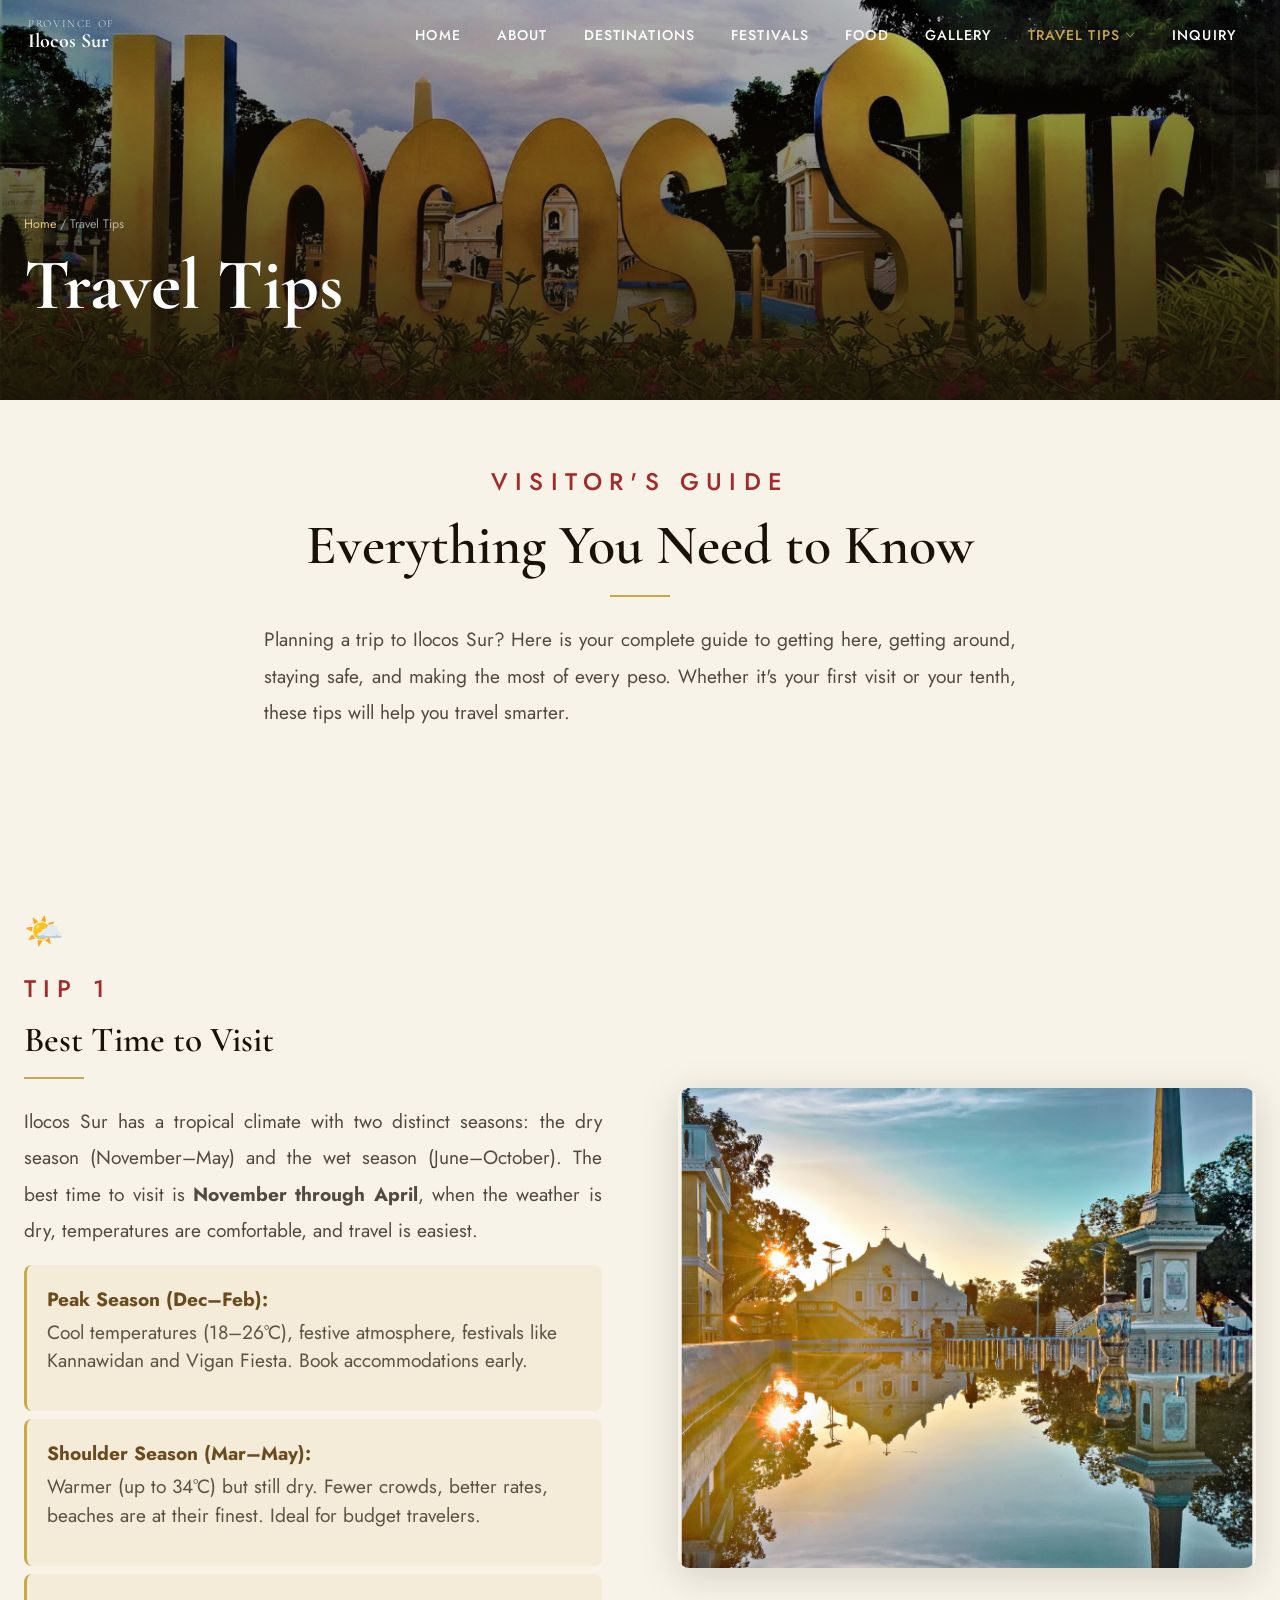
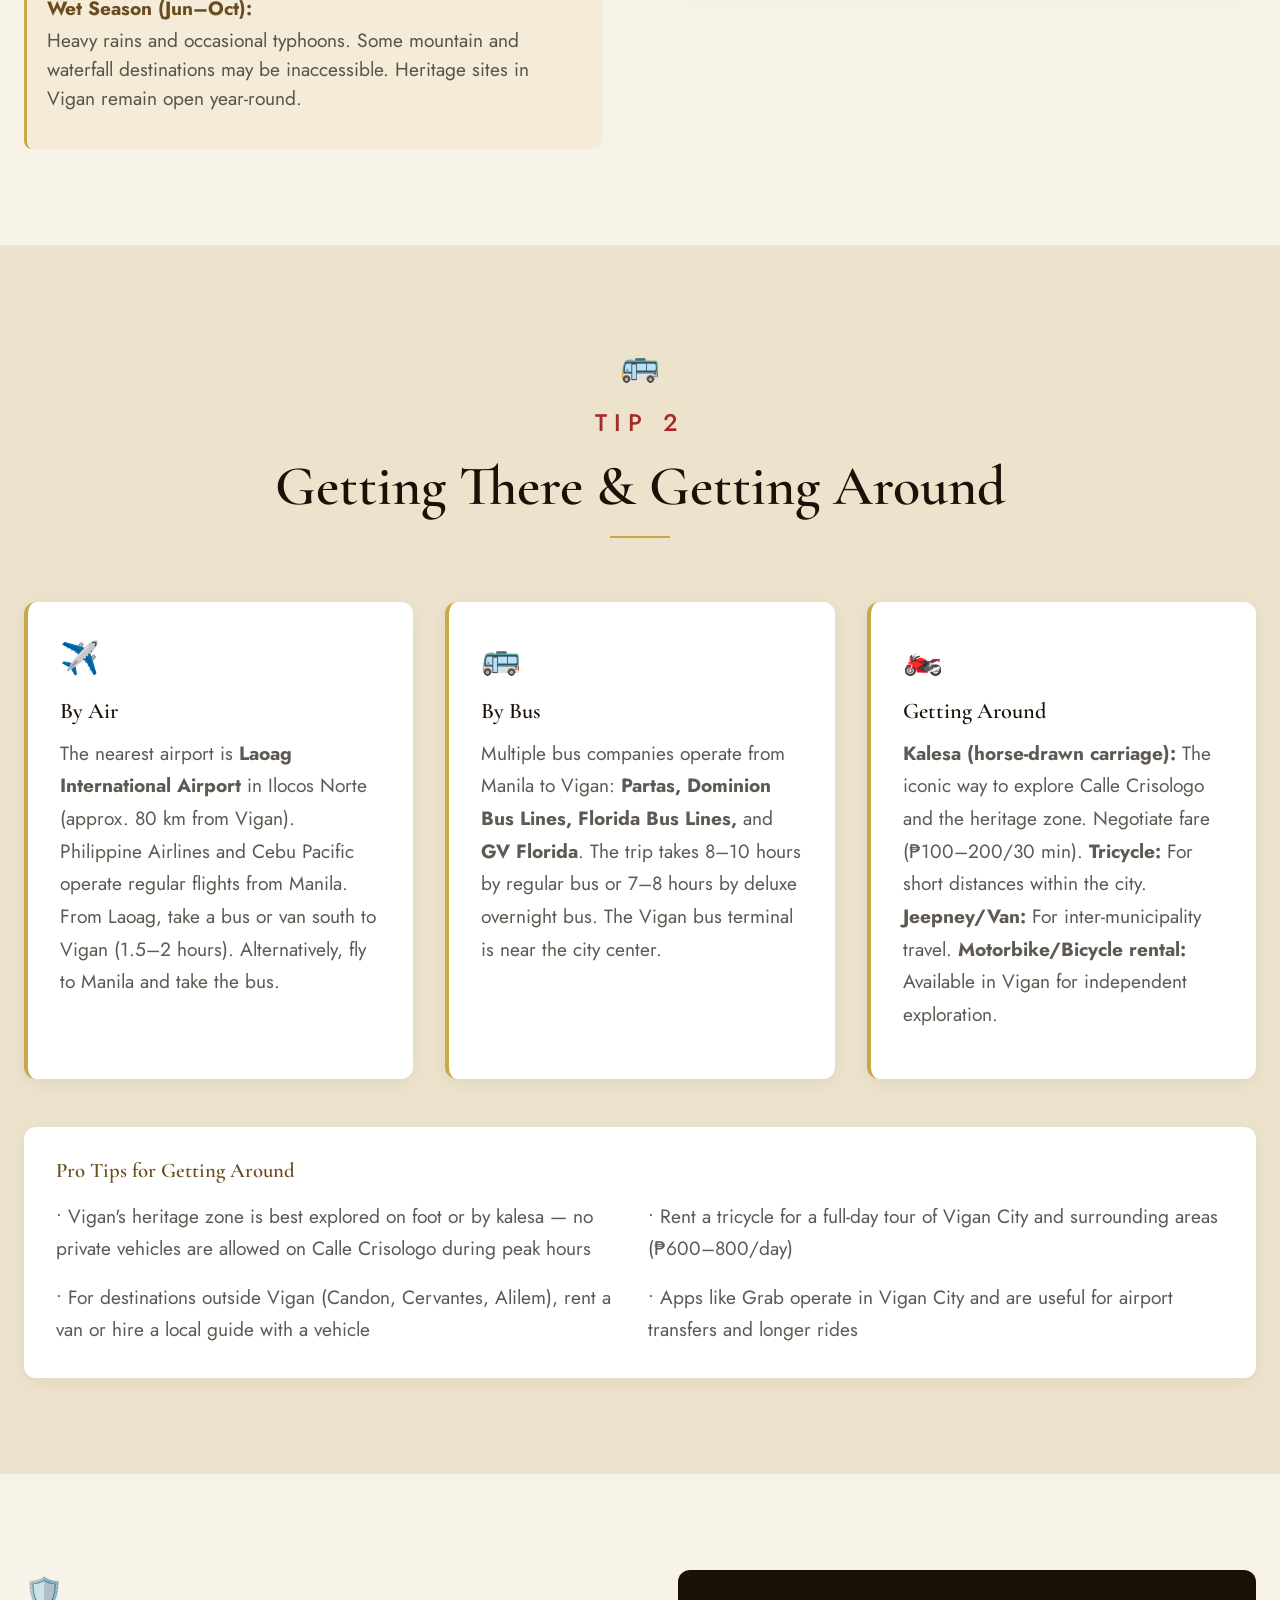
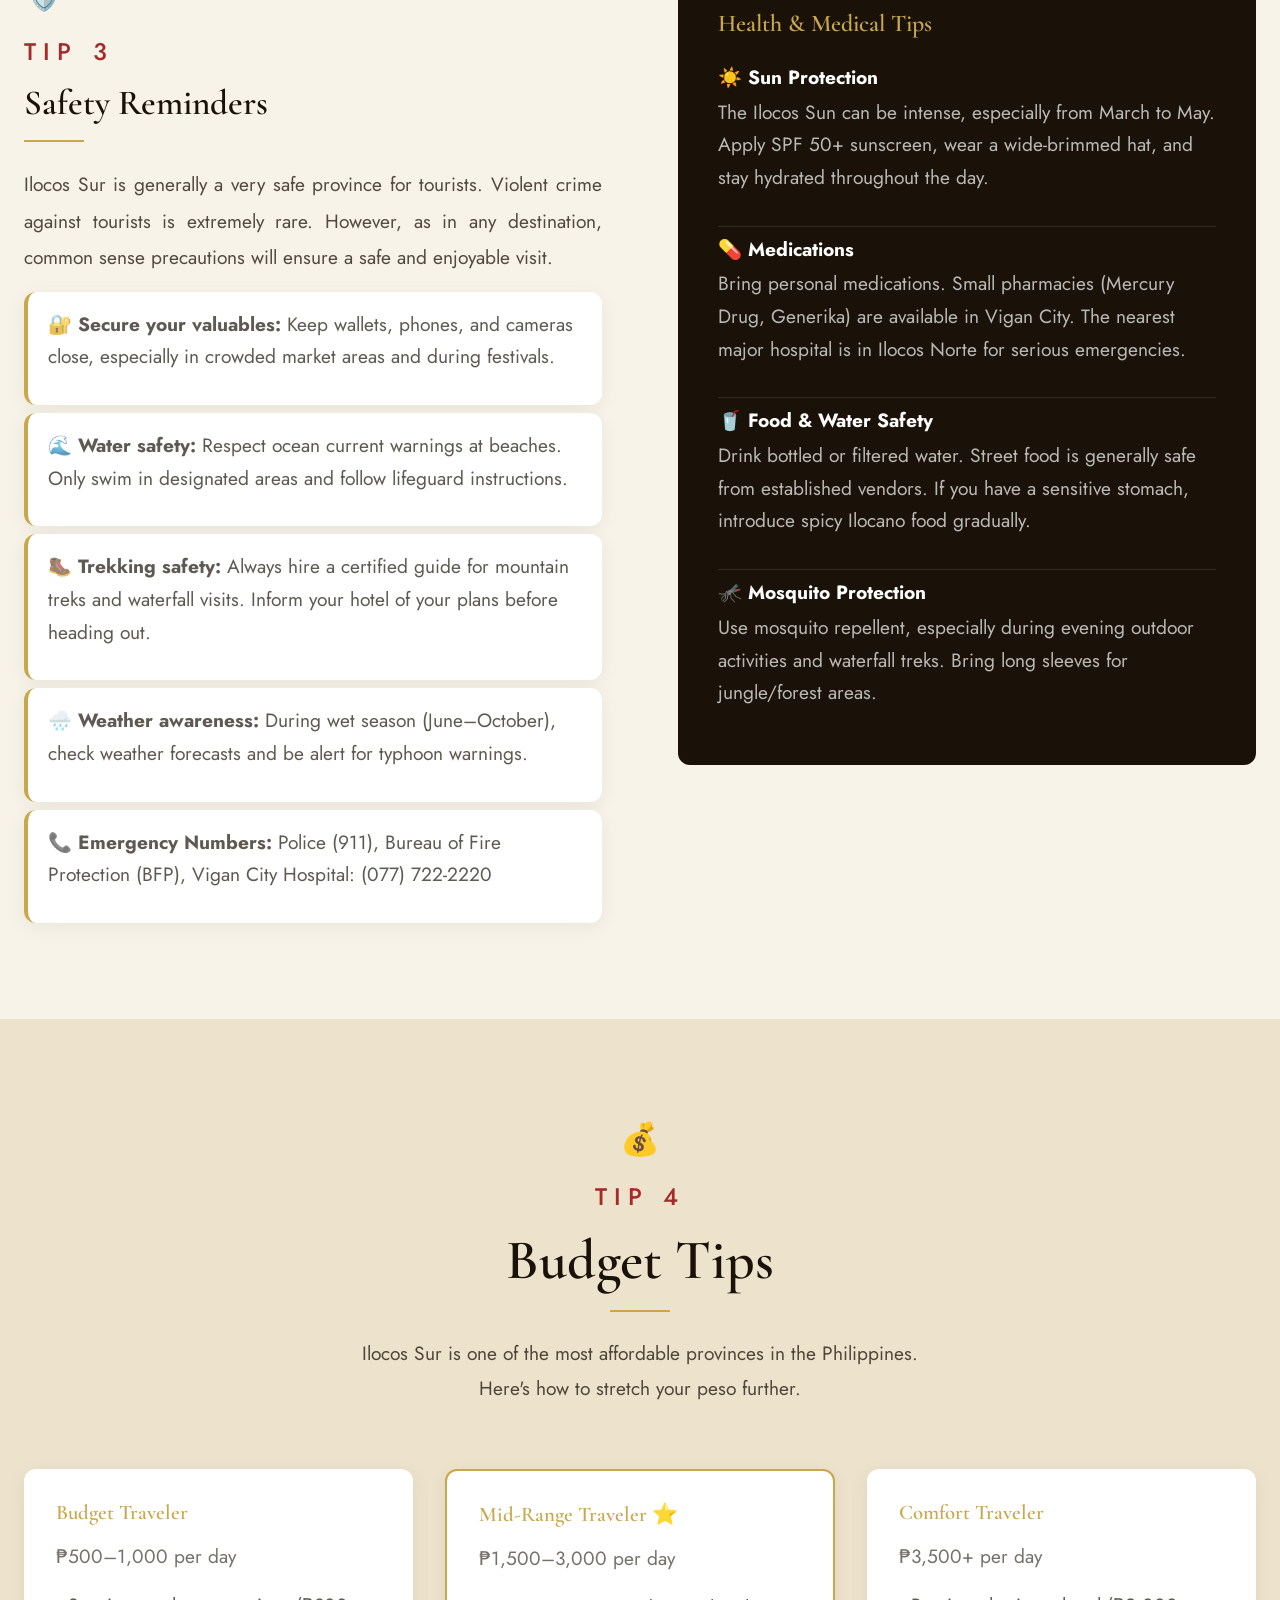
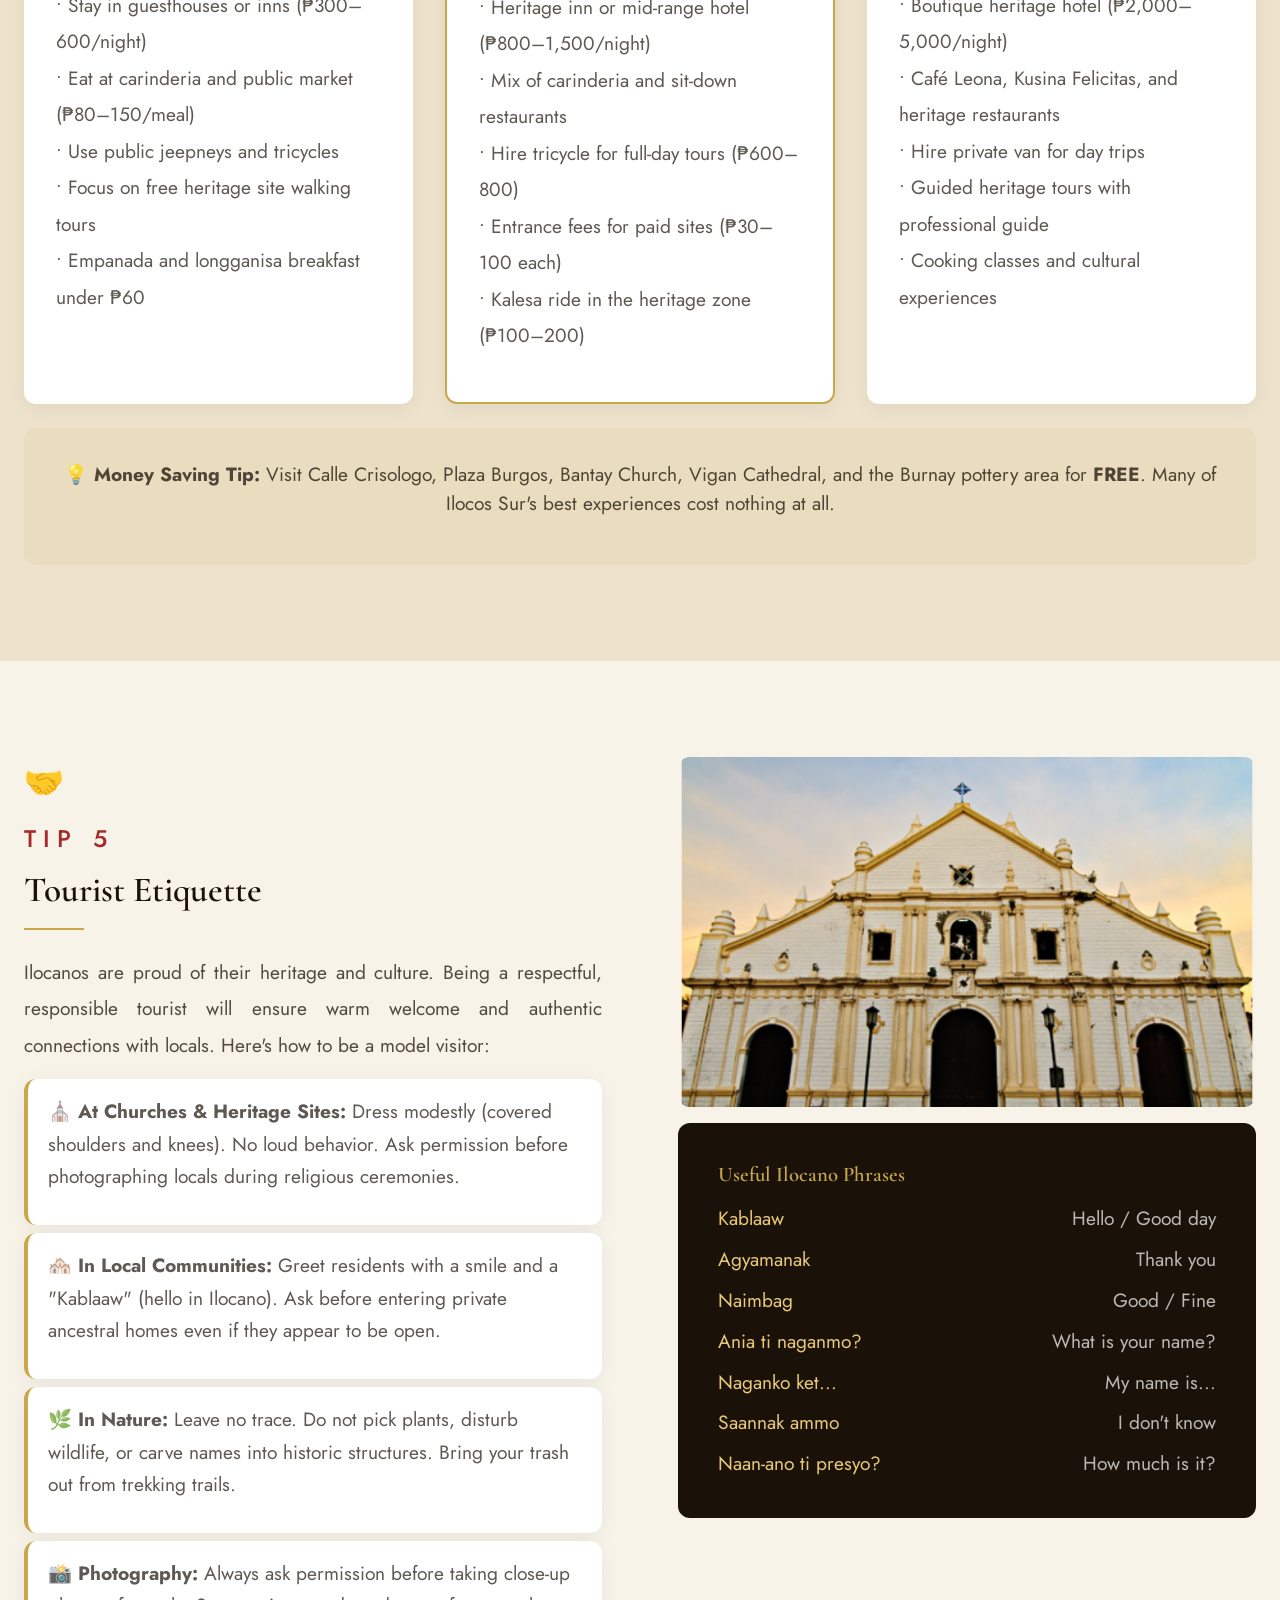
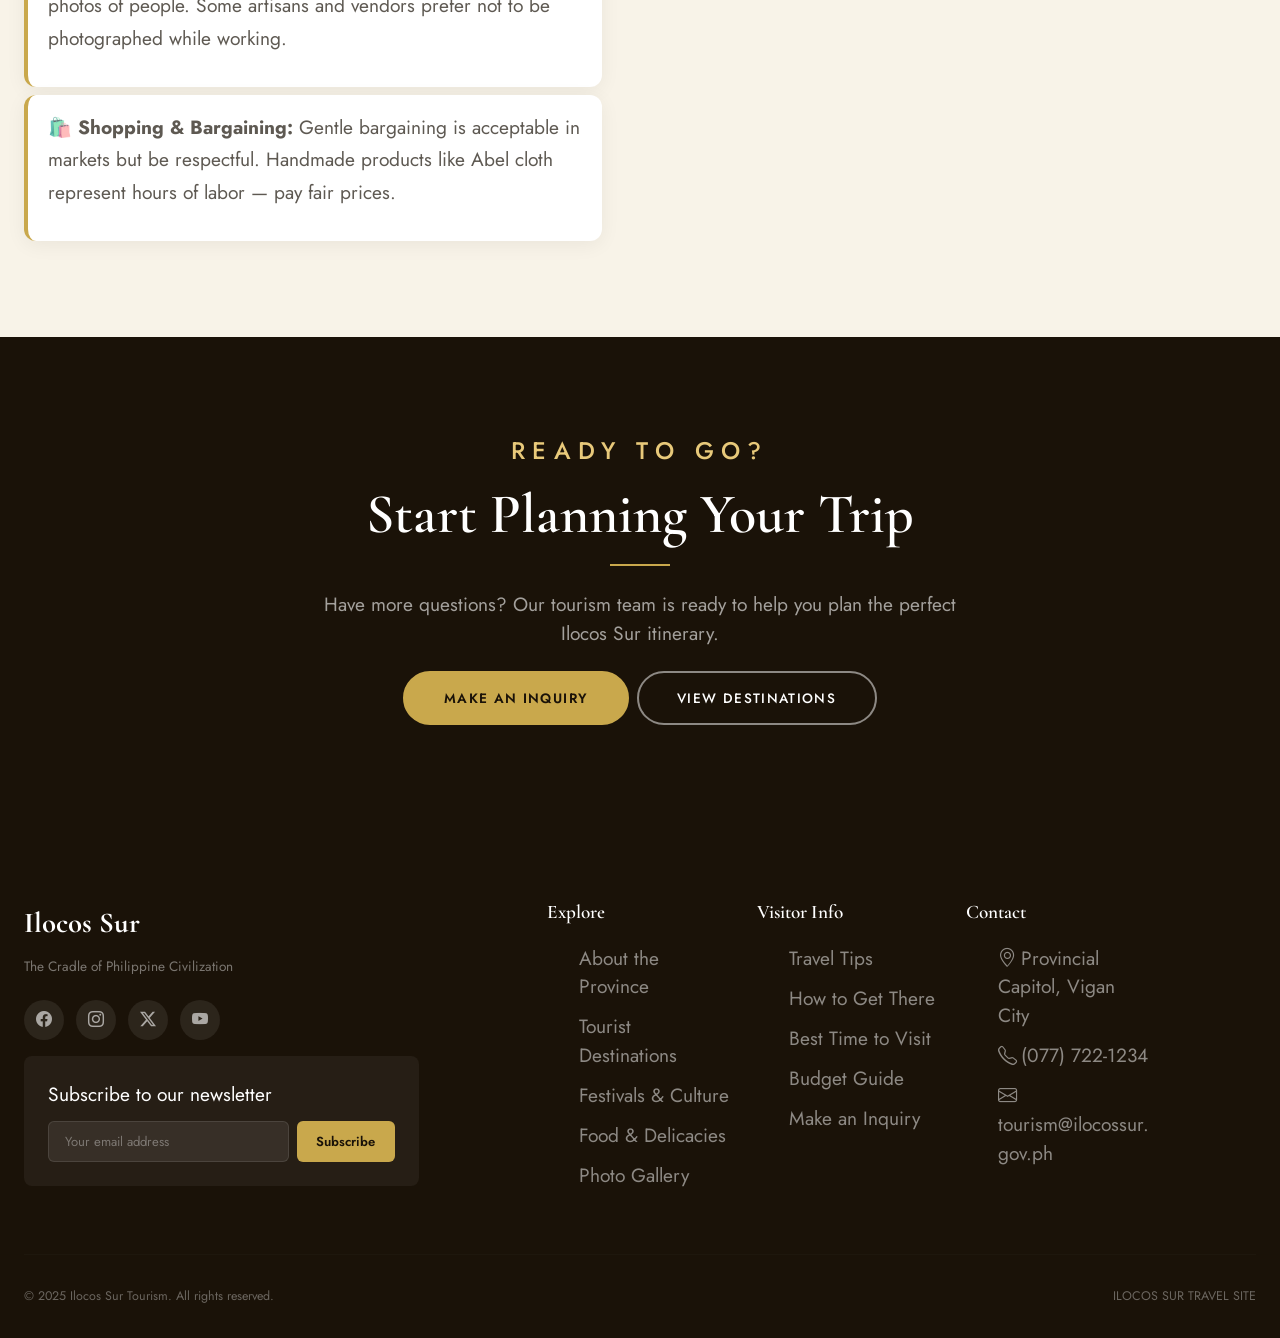
<file: tips.html>
<!DOCTYPE html>
<html lang="en">
<head>
  <meta charset="UTF-8" />
  <meta name="viewport" content="width=device-width, initial-scale=1.0" />
  <title>Travel Tips — Ilocos Sur</title>
  <link rel="stylesheet" href="https://cdn.jsdelivr.net/npm/bootstrap@5.3.3/dist/css/bootstrap.min.css" />
  <link rel="stylesheet" href="https://cdn.jsdelivr.net/npm/bootstrap-icons@1.11.3/font/bootstrap-icons.min.css" />
  <link rel="stylesheet" href="css/style.css" />
</head>
<body>

  <div id="preloader">
    <div class="preloader-inner">
      <div class="preloader-logo">ILOCOS SUR</div>
      <div class="preloader-bar"><div class="preloader-fill"></div></div>
    </div>
  </div>

  <nav class="navbar-main scrolled">
    <div class="container-fluid">
      <a href="index.html" class="navbar-brand-wrap">
        <div class="nav-logo-text">
          <div class="province">Province of</div>
          <div class="name">Ilocos Sur</div>
        </div>
      </a>
      <div class="nav-links" id="nav-links">
        <div class="nav-item"><a href="index.html" class="nav-link">Home</a></div>
        <div class="nav-item"><a href="about.html" class="nav-link">About</a></div>
        <div class="nav-item"><a href="destinations.html" class="nav-link">Destinations</a></div>
        <div class="nav-item"><a href="festivals.html" class="nav-link">Festivals</a></div>
        <div class="nav-item"><a href="food.html" class="nav-link">Food</a></div>
        <div class="nav-item"><a href="gallery.html" class="nav-link">Gallery</a></div>
        <div class="nav-item">
          <a href="tips.html" class="nav-link active">Travel Tips <i class="bi bi-chevron-down nav-icon"></i></a>
          <div class="nav-dropdown">
            <a href="#best-time" class="nav-dropdown-item">Best Time to Visit</a>
            <a href="#transport" class="nav-dropdown-item">Transportation</a>
            <a href="#safety" class="nav-dropdown-item">Safety Reminders</a>
            <a href="#budget" class="nav-dropdown-item">Budget Tips</a>
            <a href="#etiquette" class="nav-dropdown-item">Tourist Etiquette</a>
          </div>
        </div>
        <div class="nav-item"><a href="inquiry.html" class="nav-link">Inquiry</a></div>
      </div>
      <button class="navbar-toggler" id="nav-toggler"><span></span><span></span><span></span></button>
    </div>
  </nav>
  <div class="nav-overlay" id="nav-overlay"></div>

  <div class="page-hero">
    <div class="page-hero-bg" style="background-image:url('images/travel.png')"></div>
    <div class="page-hero-overlay"></div>
    <div class="page-hero-content container">
      <div class="breadcrumb-nav"><a href="index.html">Home</a> / Travel Tips</div>
      <h1 class="page-hero-title">Travel Tips</h1>
    </div>
  </div>

  <section class="section-sm section-cream">
    <div class="container centered max-800 reveal">
      <p class="section-eyebrow">Visitor's Guide</p>
      <h2 class="section-title">Everything You Need to Know</h2>
      <div class="section-line"></div>
      <p class="body-text">
        Planning a trip to Ilocos Sur? Here is your complete guide to getting here, getting around, staying safe, and making the most of every peso. Whether it's your first visit or your tenth, these tips will help you travel smarter.
      </p>
    </div>
  </section>

  <section id="best-time" class="section section-cream">
    <div class="container">
      <div class="two-col two-col-wide">
        <div class="reveal">
          <div class="tip-icon">🌤️</div>
          <p class="section-eyebrow">Tip 1</p>
          <h2 class="section-title title-sm">Best Time to Visit</h2>
          <div class="section-line line-left"></div>
          <p class="body-text mb-3">
            Ilocos Sur has a tropical climate with two distinct seasons: the dry season (November–May) and the wet season (June–October). The best time to visit is <strong>November through April</strong>, when the weather is dry, temperatures are comfortable, and travel is easiest.
          </p>
          <div class="d-flex flex-column gap-2">
            <div class="season-item">
              <strong class="season-label">Peak Season (Dec–Feb):</strong>
              <p class="season-desc">Cool temperatures (18–26°C), festive atmosphere, festivals like Kannawidan and Vigan Fiesta. Book accommodations early.</p>
            </div>
            <div class="season-item">
              <strong class="season-label">Shoulder Season (Mar–May):</strong>
              <p class="season-desc">Warmer (up to 34°C) but still dry. Fewer crowds, better rates, beaches are at their finest. Ideal for budget travelers.</p>
            </div>
            <div class="season-item">
              <strong class="season-label">Wet Season (Jun–Oct):</strong>
              <p class="season-desc">Heavy rains and occasional typhoons. Some mountain and waterfall destinations may be inaccessible. Heritage sites in Vigan remain open year-round.</p>
            </div>
          </div>
        </div>
        <div class="reveal reveal-delay-1">
          <img src="images/heritage.png" alt="Vigan Heritage" class="card-img" style="height:480px">
        </div>
      </div>
    </div>
  </section>

  <section id="transport" class="section section-mid">
    <div class="container">
      <div class="section-header reveal">
        <div class="tip-icon">🚌</div>
        <p class="section-eyebrow">Tip 2</p>
        <h2 class="section-title">Getting There &amp; Getting Around</h2>
        <div class="section-line"></div>
      </div>
      <div class="grid-3 mb-5">
        <div class="tip-card reveal">
          <div class="tip-icon">✈️</div>
          <h4 class="tip-title">By Air</h4>
          <p class="tip-desc">The nearest airport is <strong>Laoag International Airport</strong> in Ilocos Norte (approx. 80 km from Vigan). Philippine Airlines and Cebu Pacific operate regular flights from Manila. From Laoag, take a bus or van south to Vigan (1.5–2 hours). Alternatively, fly to Manila and take the bus.</p>
        </div>
        <div class="tip-card reveal reveal-delay-1">
          <div class="tip-icon">🚌</div>
          <h4 class="tip-title">By Bus</h4>
          <p class="tip-desc">Multiple bus companies operate from Manila to Vigan: <strong>Partas, Dominion Bus Lines, Florida Bus Lines,</strong> and <strong>GV Florida</strong>. The trip takes 8–10 hours by regular bus or 7–8 hours by deluxe overnight bus. The Vigan bus terminal is near the city center.</p>
        </div>
        <div class="tip-card reveal reveal-delay-2">
          <div class="tip-icon">🏍️</div>
          <h4 class="tip-title">Getting Around</h4>
          <p class="tip-desc"><strong>Kalesa (horse-drawn carriage):</strong> The iconic way to explore Calle Crisologo and the heritage zone. Negotiate fare (₱100–200/30 min). <strong>Tricycle:</strong> For short distances within the city. <strong>Jeepney/Van:</strong> For inter-municipality travel. <strong>Motorbike/Bicycle rental:</strong> Available in Vigan for independent exploration.</p>
        </div>
      </div>
      <div class="pro-box reveal">
        <h4 class="pro-title">Pro Tips for Getting Around</h4>
        <div class="pro-grid">
          <div>• Vigan's heritage zone is best explored on foot or by kalesa — no private vehicles are allowed on Calle Crisologo during peak hours</div>
          <div>• Rent a tricycle for a full-day tour of Vigan City and surrounding areas (₱600–800/day)</div>
          <div>• For destinations outside Vigan (Candon, Cervantes, Alilem), rent a van or hire a local guide with a vehicle</div>
          <div>• Apps like Grab operate in Vigan City and are useful for airport transfers and longer rides</div>
        </div>
      </div>
    </div>
  </section>

  <section id="safety" class="section section-cream">
    <div class="container">
      <div class="two-col two-col-wide two-col-start">
        <div class="reveal">
          <div class="tip-icon">🛡️</div>
          <p class="section-eyebrow">Tip 3</p>
          <h2 class="section-title title-sm">Safety Reminders</h2>
          <div class="section-line line-left"></div>
          <p class="body-text mb-3">
            Ilocos Sur is generally a very safe province for tourists. Violent crime against tourists is extremely rare. However, as in any destination, common sense precautions will ensure a safe and enjoyable visit.
          </p>
          <div class="d-flex flex-column gap-2">
            <div class="tip-card tip-sm"><p class="body-text-sm"><strong>🔐 Secure your valuables:</strong> Keep wallets, phones, and cameras close, especially in crowded market areas and during festivals.</p></div>
            <div class="tip-card tip-sm"><p class="body-text-sm"><strong>🌊 Water safety:</strong> Respect ocean current warnings at beaches. Only swim in designated areas and follow lifeguard instructions.</p></div>
            <div class="tip-card tip-sm"><p class="body-text-sm"><strong>🥾 Trekking safety:</strong> Always hire a certified guide for mountain treks and waterfall visits. Inform your hotel of your plans before heading out.</p></div>
            <div class="tip-card tip-sm"><p class="body-text-sm"><strong>🌧️ Weather awareness:</strong> During wet season (June–October), check weather forecasts and be alert for typhoon warnings.</p></div>
            <div class="tip-card tip-sm"><p class="body-text-sm"><strong>📞 Emergency Numbers:</strong> Police (911), Bureau of Fire Protection (BFP), Vigan City Hospital: (077) 722-2220</p></div>
          </div>
        </div>
        <div class="reveal reveal-delay-1">
          <div class="dark-panel">
            <h4 class="panel-title">Health &amp; Medical Tips</h4>
            <div class="d-flex flex-column gap-2">
              <div class="health-item">
                <strong class="health-label">☀️ Sun Protection</strong>
                <p class="body-text-white mt-1">The Ilocos Sun can be intense, especially from March to May. Apply SPF 50+ sunscreen, wear a wide-brimmed hat, and stay hydrated throughout the day.</p>
              </div>
              <div class="health-item">
                <strong class="health-label">💊 Medications</strong>
                <p class="body-text-white mt-1">Bring personal medications. Small pharmacies (Mercury Drug, Generika) are available in Vigan City. The nearest major hospital is in Ilocos Norte for serious emergencies.</p>
              </div>
              <div class="health-item">
                <strong class="health-label">🥤 Food &amp; Water Safety</strong>
                <p class="body-text-white mt-1">Drink bottled or filtered water. Street food is generally safe from established vendors. If you have a sensitive stomach, introduce spicy Ilocano food gradually.</p>
              </div>
              <div class="health-item">
                <strong class="health-label">🦟 Mosquito Protection</strong>
                <p class="body-text-white mt-1">Use mosquito repellent, especially during evening outdoor activities and waterfall treks. Bring long sleeves for jungle/forest areas.</p>
              </div>
            </div>
          </div>
        </div>
      </div>
    </div>
  </section>

  <section id="budget" class="section section-mid">
    <div class="container">
      <div class="section-header reveal">
        <div class="tip-icon">💰</div>
        <p class="section-eyebrow">Tip 4</p>
        <h2 class="section-title">Budget Tips</h2>
        <div class="section-line"></div>
        <p class="section-desc">Ilocos Sur is one of the most affordable provinces in the Philippines. Here's how to stretch your peso further.</p>
      </div>
      <div class="grid-3 mb-4">
        <div class="budget-card reveal">
          <h4 class="budget-title">Budget Traveler</h4>
          <p class="budget-price">₱500–1,000 per day</p>
          <ul class="budget-list">
            <li>• Stay in guesthouses or inns (₱300–600/night)</li>
            <li>• Eat at carinderia and public market (₱80–150/meal)</li>
            <li>• Use public jeepneys and tricycles</li>
            <li>• Focus on free heritage site walking tours</li>
            <li>• Empanada and longganisa breakfast under ₱60</li>
          </ul>
        </div>
        <div class="budget-card budget-featured reveal reveal-delay-1">
          <h4 class="budget-title">Mid-Range Traveler ⭐</h4>
          <p class="budget-price">₱1,500–3,000 per day</p>
          <ul class="budget-list">
            <li>• Heritage inn or mid-range hotel (₱800–1,500/night)</li>
            <li>• Mix of carinderia and sit-down restaurants</li>
            <li>• Hire tricycle for full-day tours (₱600–800)</li>
            <li>• Entrance fees for paid sites (₱30–100 each)</li>
            <li>• Kalesa ride in the heritage zone (₱100–200)</li>
          </ul>
        </div>
        <div class="budget-card reveal reveal-delay-2">
          <h4 class="budget-title">Comfort Traveler</h4>
          <p class="budget-price">₱3,500+ per day</p>
          <ul class="budget-list">
            <li>• Boutique heritage hotel (₱2,000–5,000/night)</li>
            <li>• Café Leona, Kusina Felicitas, and heritage restaurants</li>
            <li>• Hire private van for day trips</li>
            <li>• Guided heritage tours with professional guide</li>
            <li>• Cooking classes and cultural experiences</li>
          </ul>
        </div>
      </div>
      <div class="gold-note reveal">
        <p><strong>💡 Money Saving Tip:</strong> Visit Calle Crisologo, Plaza Burgos, Bantay Church, Vigan Cathedral, and the Burnay pottery area for <strong>FREE</strong>. Many of Ilocos Sur's best experiences cost nothing at all.</p>
      </div>
    </div>
  </section>

  <section id="etiquette" class="section section-cream">
    <div class="container">
      <div class="two-col two-col-wide two-col-start">
        <div class="reveal">
          <div class="tip-icon">🤝</div>
          <p class="section-eyebrow">Tip 5</p>
          <h2 class="section-title title-sm">Tourist Etiquette</h2>
          <div class="section-line line-left"></div>
          <p class="body-text mb-3">
            Ilocanos are proud of their heritage and culture. Being a respectful, responsible tourist will ensure warm welcome and authentic connections with locals. Here's how to be a model visitor:
          </p>
          <div class="d-flex flex-column gap-2">
            <div class="tip-card tip-sm"><p class="body-text-sm"><strong>⛪ At Churches &amp; Heritage Sites:</strong> Dress modestly (covered shoulders and knees). No loud behavior. Ask permission before photographing locals during religious ceremonies.</p></div>
            <div class="tip-card tip-sm"><p class="body-text-sm"><strong>🏘️ In Local Communities:</strong> Greet residents with a smile and a "Kablaaw" (hello in Ilocano). Ask before entering private ancestral homes even if they appear to be open.</p></div>
            <div class="tip-card tip-sm"><p class="body-text-sm"><strong>🌿 In Nature:</strong> Leave no trace. Do not pick plants, disturb wildlife, or carve names into historic structures. Bring your trash out from trekking trails.</p></div>
            <div class="tip-card tip-sm"><p class="body-text-sm"><strong>📸 Photography:</strong> Always ask permission before taking close-up photos of people. Some artisans and vendors prefer not to be photographed while working.</p></div>
            <div class="tip-card tip-sm"><p class="body-text-sm"><strong>🛍️ Shopping &amp; Bargaining:</strong> Gentle bargaining is acceptable in markets but be respectful. Handmade products like Abel cloth represent hours of labor — pay fair prices.</p></div>
          </div>
        </div>
        <div class="reveal reveal-delay-1">
          <img src="images/paul.png" class="card-img-sm mb-3" style="border-radius:var(--radius);height:350px;object-fit:cover;">
          <div class="dark-panel">
            <h4 class="panel-title-sm">Useful Ilocano Phrases</h4>
            <div class="phrase-grid">
              <div class="phrase-row"><span class="phrase-word">Kablaaw</span><span>Hello / Good day</span></div>
              <div class="phrase-row"><span class="phrase-word">Agyamanak</span><span>Thank you</span></div>
              <div class="phrase-row"><span class="phrase-word">Naimbag</span><span>Good / Fine</span></div>
              <div class="phrase-row"><span class="phrase-word">Ania ti naganmo?</span><span>What is your name?</span></div>
              <div class="phrase-row"><span class="phrase-word">Naganko ket...</span><span>My name is...</span></div>
              <div class="phrase-row"><span class="phrase-word">Saannak ammo</span><span>I don't know</span></div>
              <div class="phrase-row"><span class="phrase-word">Naan-ano ti presyo?</span><span>How much is it?</span></div>
            </div>
          </div>
        </div>
      </div>
    </div>
  </section>

  <section class="section section-dark">
    <div class="container centered max-700 reveal">
      <p class="section-eyebrow eyebrow-light">Ready to Go?</p>
      <h2 class="section-title title-white">Start Planning Your Trip</h2>
      <div class="section-line"></div>
      <p class="desc-white mb-4">Have more questions? Our tourism team is ready to help you plan the perfect Ilocos Sur itinerary.</p>
      <div class="d-flex gap-2 justify-content-center flex-wrap">
        <a href="inquiry.html" class="btn-gold">Make an Inquiry</a>
        <a href="destinations.html" class="btn-outline">View Destinations</a>
      </div>
    </div>
  </section>

  <footer class="footer">
    <div class="container">
      <div class="row g-4 mb-5">
        <div class="col-lg-4">
          <div class="footer-logo">Ilocos Sur</div>
          <p class="footer-tagline">The Cradle of Philippine Civilization</p>
          <div class="footer-social mb-3">
            <a href="https://www.facebook.com/ThePGIS1818/" aria-label="Facebook"><i class="bi bi-facebook"></i></a>
            <a href="https://www.instagram.com/explore/locations/256349588/welcome-to-ilocos-sur/" aria-label="Instagram"><i class="bi bi-instagram"></i></a>
            <a href="https://x.com/gmanews/status/1958445301339238575" aria-label="Twitter"><i class="bi bi-twitter-x"></i></a>
            <a href="https://www.youtube.com/@ThePGIS1818" aria-label="YouTube"><i class="bi bi-youtube"></i></a>
          </div>
          <div class="footer-newsletter">
            <p class="footer-newsletter-title">Subscribe to our newsletter</p>
            <div class="newsletter-form">
              <input type="email" class="newsletter-input" placeholder="Your email address">
              <button class="newsletter-btn">Subscribe</button>
            </div>
          </div>
        </div>
        <div class="col-6 col-lg-2 offset-lg-1">
          <h4 class="footer-heading">Explore</h4>
          <ul class="footer-links">
            <li><a href="about.html">About the Province</a></li>
            <li><a href="destinations.html">Tourist Destinations</a></li>
            <li><a href="festivals.html">Festivals &amp; Culture</a></li>
            <li><a href="food.html">Food &amp; Delicacies</a></li>
            <li><a href="gallery.html">Photo Gallery</a></li>
          </ul>
        </div>
        <div class="col-6 col-lg-2">
          <h4 class="footer-heading">Visitor Info</h4>
          <ul class="footer-links">
            <li><a href="tips.html">Travel Tips</a></li>
            <li><a href="tips.html#transport">How to Get There</a></li>
            <li><a href="tips.html#best-time">Best Time to Visit</a></li>
            <li><a href="tips.html#budget">Budget Guide</a></li>
            <li><a href="inquiry.html">Make an Inquiry</a></li>
          </ul>
        </div>
        <div class="col-lg-2">
          <h4 class="footer-heading">Contact</h4>
          <ul class="footer-links">
            <li><a href="#"><i class="bi bi-geo-alt me-1"></i>Provincial Capitol, Vigan City</a></li>
            <li><a href="tel:+637712234"><i class="bi bi-telephone me-1"></i>(077) 722-1234</a></li>
            <li><a href="mailto:tourism@ilocossur.gov.ph"><i class="bi bi-envelope me-1"></i>tourism@ilocossur.gov.ph</a></li>
          </ul>
        </div>
      </div>
      <hr class="footer-divider">
      <div class="footer-bottom">
        <span>© 2025 Ilocos Sur Tourism. All rights reserved.</span>
        <span>ILOCOS SUR TRAVEL SITE</span>
      </div>
    </div>
</footer>

  <button id="back-to-top"><i class="bi bi-arrow-up"></i></button>
  <script src="https://cdn.jsdelivr.net/npm/bootstrap@5.3.3/dist/js/bootstrap.bundle.min.js"></script>
  <script src="js/script.js"></script>
</body>
</html>
</file>
<file: css/style.css>
@import url('https://fonts.googleapis.com/css2?family=Cormorant+Garamond:ital,wght@0,300;0,400;0,600;0,700;1,300;1,400;1,700&family=Jost:wght@300;400;500;600&display=swap');

:root {
  --gold: #c9a84c;
  --gold-light: #e8c97a;
  --dark: #1a1208;
  --dark-mid: #2e2010;
  --cream: #f8f3e8;
  --cream-mid: #ede3cc;
  --brown: #6b4c1e;
  --white: #ffffff;
  --shadow: 0 8px 40px rgba(0,0,0,0.15);
  --radius: 12px;
  --transition: all 0.35s cubic-bezier(0.4, 0, 0.2, 1);
}

*, *::before, *::after { box-sizing: border-box; margin: 0; padding: 0; }
html { scroll-behavior: smooth; }
body {
  font-family: 'Jost', sans-serif;
  font-size: 1.2rem;
  background: var(--cream);
  color: var(--dark);
  overflow-x: hidden;
  width: 100%;
  min-width: 0;
}

h1, h2, h3, h4, h5 {
  font-family: 'Cormorant Garamond', serif;
  font-weight: 600;
  line-height: 1.2;
  word-break: break-word;
}
a { text-decoration: none; color: inherit; }
img { max-width: 100%; height: auto; display: block; }
ul { list-style: none; }

.hero-video {
  position: absolute;
  top: 0; left: 0;
  width: 100%; height: 100%;
  object-fit: cover;
  z-index: 0;
}

/* --- Preloader --- */
#preloader {
  position: fixed; inset: 0;
  background: var(--dark);
  display: flex; align-items: center; justify-content: center;
  z-index: 9999;
  transition: opacity 0.6s ease, visibility 0.6s ease;
}
#preloader.hidden { opacity: 0; visibility: hidden; pointer-events: none; }
.preloader-inner { text-align: center; color: var(--gold); }
.preloader-logo {
  font-family: 'Cormorant Garamond', serif;
  font-size: clamp(1.2rem, 5vw, 2.5rem);
  letter-spacing: 0.2em;
  animation: pulse 1.5s ease-in-out infinite;
}
.preloader-bar {
  width: min(200px, 80vw); height: 2px;
  background: rgba(201,168,76,0.3);
  margin: 1rem auto 0;
  border-radius: 1px; overflow: hidden;
}
.preloader-fill {
  height: 100%; background: var(--gold);
  animation: fillBar 1.5s ease-in-out forwards;
}
@keyframes pulse { 0%,100%{opacity:1} 50%{opacity:0.4} }
@keyframes fillBar { from{width:0} to{width:100%} }

/* ============================================
   NAVBAR
============================================ */
.navbar-main {
  position: fixed; top: 0; left: 0; right: 0;
  z-index: 1000;
  padding: 1rem 1rem;
  transition: var(--transition);
  background: transparent;
  width: 100%;
}
.navbar-main.scrolled {
  background: rgba(26,18,8,0.95);
  backdrop-filter: blur(12px);
  padding: 0.6rem 1rem;
  box-shadow: 0 4px 30px rgba(0,0,0,0.3);
}
.navbar-main .container-fluid {
  display: flex; align-items: center; justify-content: space-between;
  max-width: 1400px; margin: 0 auto;
  gap: 0.5rem;
}

.navbar-brand-wrap {
  display: flex; align-items: center; gap: 0.5rem;
  text-decoration: none; flex-shrink: 0; min-width: 0;
}
.nav-seal {
  width: clamp(28px, 6vw, 46px); height: clamp(28px, 6vw, 46px);
  object-fit: contain;
  filter: drop-shadow(0 0 6px rgba(201,168,76,0.5));
  flex-shrink: 0; order: 2;
}
.nav-logo-text {
  font-family: 'Cormorant Garamond', serif;
  color: var(--white); line-height: 1.1;
  order: 1; min-width: 0;
}
.nav-logo-text .province {
  font-size: clamp(0.5rem, 1.5vw, 0.68rem);
  letter-spacing: 0.15em; text-transform: uppercase;
  opacity: 0.7; display: block;
}
.nav-logo-text .name {
  font-size: clamp(0.8rem, 2.5vw, 1.25rem);
  font-weight: 700; display: block;
}

.nav-links { display: flex; align-items: center; gap: 0.25rem; }
.nav-links .nav-item { position: relative; }
.nav-links .nav-link {
  color: var(--white);
  font-size: 0.88rem; font-weight: 500;
  letter-spacing: 0.08em; text-transform: uppercase;
  padding: 0.55rem 1rem; border-radius: 4px;
  transition: var(--transition);
  display: flex; align-items: center; gap: 5px;
}
.nav-links .nav-link:hover { color: var(--gold); }
.nav-links .nav-link.active { color: var(--gold); }
.nav-icon { font-size: 0.65rem; }

.nav-dropdown {
  position: absolute; top: calc(100% + 8px); left: 0;
  background: rgba(26,18,8,0.98);
  backdrop-filter: blur(16px); -webkit-backdrop-filter: blur(16px);
  border: 1px solid rgba(201,168,76,0.25);
  border-radius: var(--radius);
  min-width: 230px; padding: 0.75rem;
  opacity: 0; visibility: hidden;
  transform: translateY(-10px);
  transition: var(--transition);
  z-index: 9999; pointer-events: none;
}
.nav-item:hover .nav-dropdown,
.nav-item:focus-within .nav-dropdown {
  opacity: 1; visibility: visible;
  transform: translateY(0); pointer-events: all;
}
.nav-dropdown .nav-dropdown-item {
  color: rgba(255,255,255,0.8);
  font-size: 1rem; padding: 0.65rem 1.1rem;
  border-radius: 7px; transition: var(--transition);
  display: block; text-decoration: none;
  white-space: nowrap; letter-spacing: 0.03em;
}
.nav-dropdown .nav-dropdown-item:hover {
  background: rgba(201,168,76,0.18);
  color: var(--gold); padding-left: 1.4rem;
}

.navbar-toggler {
  display: none; background: none; border: none;
  cursor: pointer; flex-direction: column; gap: 5px;
  padding: 4px; flex-shrink: 0;
}
.navbar-toggler span {
  width: 24px; height: 2px; background: var(--white);
  display: block; transition: var(--transition);
}

/* ============================================
   HERO
============================================ */
.hero {
  position: relative;
  height: 100svh; min-height: 400px;
  overflow: hidden;
  display: flex; align-items: center; justify-content: center;
}
.hero-bg {
  position: absolute; inset: 0;
  background: linear-gradient(135deg, #1a1208 0%, #3a2810 100%);
}
.hero-overlay {
  position: absolute; inset: 0;
  background: linear-gradient(to bottom, rgba(0,0,0,0.15) 0%, rgba(0,0,0,0.65) 100%);
}
.hero-content {
  position: relative; z-index: 2;
  text-align: center; color: var(--white);
  padding: 1rem; width: 100%;
  max-width: 900px;
  animation: heroFadeIn 1.2s ease 0.3s both;
}
@keyframes heroFadeIn { from{opacity:0;transform:translateY(40px)} to{opacity:1;transform:translateY(0)} }

.hero-eyebrow {
  font-family: 'Jost', sans-serif;
  font-size: clamp(0.6rem, 2.5vw, 1.5rem);
  letter-spacing: clamp(0.1em, 1vw, 0.42em);
  text-transform: uppercase;
  color: var(--gold-light);
  margin-bottom: 0.75rem; opacity: 0.9;
}

.hero-title {
  font-family: 'Cormorant Garamond', serif;
  line-height: 0.9; margin-bottom: 1rem;
  display: flex; flex-direction: column;
  align-items: center; gap: 0;
}
.hero-title .word-ilocos {
  font-size: clamp(1.5rem, 10vw, 11rem);
  font-weight: 300; letter-spacing: 0.12em;
  color: var(--white); text-transform: uppercase;
  font-style: normal; display: block; line-height: 1;
}
.hero-title .word-sur {
  font-size: clamp(2.5rem, 15vw, 12rem);
  font-weight: 700; font-style: italic;
  color: var(--gold-light); display: block;
  line-height: 0.88;
  text-shadow: 0 0 120px rgba(232,201,122,0.35), 0 4px 40px rgba(0,0,0,0.4);
  letter-spacing: -0.01em;
}

.hero-sub {
  font-family: 'Cormorant Garamond', serif;
  font-size: clamp(0.9rem, 2.5vw, 2rem);
  font-weight: 400; font-style: italic;
  color: white; opacity: 0.9;
  margin-bottom: 1.5rem; letter-spacing: 0.04em;
}

/* --- Buttons --- */
.btn-gold {
  display: inline-block; background: var(--gold);
  color: var(--dark); font-family: 'Jost', sans-serif;
  font-size: clamp(0.7rem, 2vw, 0.85rem);
  font-weight: 600; letter-spacing: 0.1em;
  text-transform: uppercase;
  padding: clamp(0.6rem, 2vw, 0.9rem) clamp(1rem, 4vw, 2.4rem);
  border-radius: 50px; border: 2px solid var(--gold);
  cursor: pointer; transition: var(--transition);
  text-decoration: none; white-space: nowrap;
}
.btn-gold:hover {
  background: transparent; color: var(--gold);
  transform: translateY(-2px);
  box-shadow: 0 8px 25px rgba(201,168,76,0.4);
}
.btn-outline {
  display: inline-block; background: transparent;
  color: var(--white); font-family: 'Jost', sans-serif;
  font-size: clamp(0.7rem, 2vw, 0.85rem);
  font-weight: 500; letter-spacing: 0.1em;
  text-transform: uppercase;
  padding: clamp(0.6rem, 2vw, 0.9rem) clamp(1rem, 4vw, 2.4rem);
  border-radius: 50px; border: 2px solid rgba(255,255,255,0.5);
  cursor: pointer; transition: var(--transition);
  white-space: nowrap;
}
.btn-outline:hover { border-color: var(--gold); color: var(--gold); }
.btn-dark {
  display: inline-block; background: var(--dark);
  color: var(--white); font-family: 'Jost', sans-serif;
  font-size: clamp(0.7rem, 2vw, 0.85rem);
  font-weight: 500; letter-spacing: 0.1em;
  text-transform: uppercase;
  padding: clamp(0.5rem, 1.5vw, 0.75rem) clamp(0.8rem, 3vw, 2rem);
  border-radius: 50px; border: 2px solid var(--dark);
  cursor: pointer; transition: var(--transition);
}
.btn-dark:hover { background: var(--gold); border-color: var(--gold); color: var(--dark); }
.btn-full { width: 100%; text-align: center; border: none; font-size: 0.95rem; padding: 1rem; }

/* --- Sections --- */
.section { padding: clamp(2.5rem, 8vw, 6rem) 0; }
.section-sm { padding: clamp(2rem, 5vw, 4rem) 0; }
.section-dark { background: var(--dark); color: var(--white); }
.section-cream { background: var(--cream); }
.section-mid { background: var(--cream-mid); }

.section-header { text-align: center; margin-bottom: clamp(2rem, 5vw, 4rem); }
.section-eyebrow {
  font-size: clamp(0.75rem, 2vw, 1.5rem);
  letter-spacing: 0.3em; text-transform: uppercase;
  color: brown; margin-bottom: 0.75rem; font-weight: 500;
}
.eyebrow-light { color: var(--gold-light); }
.section-title {
  font-family: 'Cormorant Garamond', serif;
  font-size: clamp(1.5rem, 5vw, 3.5rem);
  font-weight: 600; margin-bottom: 1rem;
  word-break: break-word;
}
.title-sm { font-size: clamp(1.3rem, 3vw, 2.2rem); }
.title-md { font-size: clamp(1.4rem, 4vw, 2.5rem); }
.title-lg { font-size: clamp(1.3rem, 3vw, 2rem); }
.title-white { color: var(--white); }
.section-line { width: 60px; height: 2px; background: var(--gold); margin: 0 auto 1.5rem; }
.line-left { margin: 0 0 1.5rem; }
.section-desc {
  font-size: clamp(0.9rem, 2vw, 1.2rem);
  line-height: 1.8; opacity: 0.75;
  max-width: 600px; margin: 0 auto;
}
.desc-white { color: rgba(255,255,255,0.6); opacity: 1; }

/* --- Destination Cards --- */
.destination-card-col { display: flex; flex-direction: column; }
.destination-card {
  border-radius: var(--radius); overflow: hidden;
  background: var(--white);
  box-shadow: 0 4px 20px rgba(0,0,0,0.08);
  transition: var(--transition);
  display: flex; flex-direction: column; height: 100%;
}
.destination-card:hover { transform: translateY(-8px); box-shadow: 0 20px 50px rgba(0,0,0,0.15); }
.destination-image {
  position: relative; overflow: hidden;
  height: clamp(160px, 30vw, 230px); flex-shrink: 0;
}
.destination-image img { width: 100%; height: 100%; object-fit: cover; transition: transform 0.6s ease; }
.destination-card:hover .destination-image img { transform: scale(1.08); }
.destination-badge {
  position: absolute; top: 1rem; left: 1rem;
  background: var(--gold); color: var(--dark);
  font-size: 0.7rem; font-weight: 600;
  letter-spacing: 0.1em; text-transform: uppercase;
  padding: 0.25rem 0.7rem; border-radius: 20px;
}
.destination-content { padding: 1.25rem; display: flex; flex-direction: column; flex: 1; }
.destination-title { font-family: 'Cormorant Garamond', serif; font-size: clamp(1.2rem, 3vw, 1.7rem); font-weight: 600; margin-bottom: 0.3rem; }
.destination-location { color: var(--brown); margin-bottom: 0.75rem; display: flex; align-items: center; gap: 4px; }
.destination-description { line-height: 1.7; color: rgba(26,18,8,0.7); margin-bottom: 1rem; text-align: justify; }
.destination-meta { display: flex; flex-direction: column; gap: 0.3rem; margin-bottom: 0.85rem; }
.destination-meta span, .destination-meta-item { color: var(--brown); display: flex; align-items: center; gap: 5px; font-size: 1rem; }
.destination-meta span i, .destination-meta-item i { font-size: 0.75rem; }
.destination-footer { margin-top: auto; padding-top: 1rem; border-top: 1px solid var(--cream-mid); }

/* --- Festival Cards --- */
.festival-card { border-radius: var(--radius); overflow: hidden; position: relative; height: clamp(220px, 40vw, 420px); cursor: pointer; }
.festival-card img { width: 100%; height: 100%; object-fit: cover; transition: transform 0.6s ease; }
.festival-card:hover img { transform: scale(1.05); }
.festival-card-overlay {
  position: absolute; inset: 0;
  background: linear-gradient(to top, rgba(26,18,8,0.9) 0%, transparent 60%);
  padding: 1.5rem; display: flex; flex-direction: column; justify-content: flex-end;
}
.festival-month { font-size: 0.75rem; letter-spacing: 0.2em; text-transform: uppercase; color: var(--gold-light); margin-bottom: 0.5rem; }
.festival-name { font-family: 'Cormorant Garamond', serif; font-size: clamp(1.2rem, 3vw, 1.8rem); color: var(--white); margin-bottom: 0.5rem; }
.festival-location { color: rgba(255,255,255,0.7); }

/* --- Food Cards --- */
.food-card { border-radius: var(--radius); overflow: hidden; background: var(--white); box-shadow: 0 4px 20px rgba(0,0,0,0.08); transition: var(--transition); }
.food-card:hover { transform: translateY(-6px); box-shadow: 0 20px 50px rgba(0,0,0,0.12); }
.food-card img { width: 100%; height: clamp(150px, 25vw, 220px); object-fit: cover; transition: transform 0.6s ease; }
.food-card:hover img { transform: scale(1.05); }
.food-card-body { padding: 1.25rem; }
.food-card-name { font-family: 'Cormorant Garamond', serif; font-size: clamp(1.1rem, 3vw, 1.5rem); margin-bottom: 0.5rem; }
.food-card-desc { line-height: 1.7; color: rgba(26,18,8,0.7); margin-bottom: 0.75rem; }
.food-where { color: var(--brown); display: flex; align-items: flex-start; gap: 4px; }

/* --- Gallery --- */
.gallery-grid { columns: 4; column-gap: 12px; }
.gal-item { break-inside: avoid; margin-bottom: 12px; overflow: hidden; border-radius: 8px; cursor: pointer; position: relative; }
.gal-item img { width: 100%; display: block; transition: transform 0.5s ease; }
.gal-item:hover img { transform: scale(1.05); }
.gal-overlay {
  position: absolute; inset: 0;
  background: rgba(26,18,8,0.5); opacity: 0; transition: var(--transition);
  display: flex; align-items: center; justify-content: center;
  color: var(--white); font-size: 2rem;
}
.gal-item:hover .gal-overlay { opacity: 1; }

/* Lightbox */
.lightbox {
  position: fixed; inset: 0;
  background: rgba(0,0,0,0.95); z-index: 9998;
  display: flex; align-items: center; justify-content: center;
  opacity: 0; visibility: hidden; transition: var(--transition);
  padding: 1rem;
}
.lightbox.active { opacity: 1; visibility: visible; }
.lightbox-img { max-width: 90vw; max-height: 85vh; object-fit: contain; border-radius: 8px; }
.lightbox-close, .lightbox-prev, .lightbox-next {
  position: absolute; background: rgba(255,255,255,0.1);
  border: none; color: var(--white); font-size: 1.5rem;
  cursor: pointer; transition: var(--transition);
  border-radius: 50%; width: clamp(36px, 8vw, 48px); height: clamp(36px, 8vw, 48px);
  display: flex; align-items: center; justify-content: center;
}
.lightbox-close { top: 1rem; right: 1rem; }
.lightbox-prev { left: 0.5rem; }
.lightbox-next { right: 0.5rem; }
.lightbox-close:hover, .lightbox-prev:hover, .lightbox-next:hover { background: var(--gold); color: var(--dark); }
.lightbox-caption { position: absolute; bottom: 1rem; color: rgba(255,255,255,0.7); text-align: center; padding: 0 1rem; }

/* --- Stats --- */
.stat-card { text-align: center; padding: clamp(1rem, 3vw, 2rem); border-radius: var(--radius); background: rgba(255,255,255,0.05); border: 1px solid rgba(201,168,76,0.2); }
.stat-number { font-family: 'Cormorant Garamond', serif; font-size: clamp(2rem, 6vw, 3.5rem); font-weight: 700; color: var(--gold); display: block; line-height: 1; margin-bottom: 0.5rem; }
.stat-label { font-size: clamp(0.65rem, 1.5vw, 0.82rem); text-transform: uppercase; letter-spacing: 0.15em; opacity: 0.7; }

/* --- Testimonials --- */
.testimonial-card { background: var(--white); border-radius: var(--radius); padding: clamp(1.25rem, 4vw, 2.5rem); box-shadow: 0 4px 20px rgba(0,0,0,0.06); position: relative; }
.testimonial-card::before { content: '"'; font-family: 'Cormorant Garamond', serif; font-size: 6rem; color: var(--gold); opacity: 0.3; position: absolute; top: -0.5rem; left: 1.5rem; line-height: 1; }
.testimonial-text { line-height: 1.8; font-style: italic; text-align: justify; margin-bottom: 1.5rem; color: rgba(26,18,8,0.8); }
.testimonial-author { display: flex; align-items: center; gap: 1rem; }
.testimonial-avatar { width: 44px; height: 44px; border-radius: 50%; background: var(--gold); display: flex; align-items: center; justify-content: center; color: var(--dark); font-weight: 700; font-size: 1rem; flex-shrink: 0; }
.testimonial-name { font-weight: 600; font-size: 1rem; }
.testimonial-origin { font-size: 0.78rem; color: var(--brown); }

/* --- Tip Cards --- */
.tip-card { border-radius: var(--radius); padding: clamp(1rem, 3vw, 2rem); background: var(--white); box-shadow: 0 4px 20px rgba(0,0,0,0.06); transition: var(--transition); border-left: 4px solid var(--gold); }
.tip-card:hover { transform: translateX(4px); }
.tip-sm { padding: 1rem 1.25rem; }
.tip-icon { font-size: clamp(1.5rem, 4vw, 2rem); margin-bottom: 1rem; }
.tip-title { font-family: 'Cormorant Garamond', serif; font-size: clamp(1.1rem, 2.5vw, 1.4rem); margin-bottom: 0.75rem; }
.tip-desc { line-height: 1.7; color: rgba(26,18,8,0.7); }

/* --- Filter --- */
.filter-wrap { display: flex; flex-wrap: wrap; gap: 0.5rem; justify-content: center; margin-bottom: 3rem; }
.filter-btn { background: transparent; border: 1.5px solid var(--cream-mid); color: var(--dark); font-family: 'Jost', sans-serif; font-size: clamp(0.65rem, 2vw, 0.8rem); font-weight: 500; letter-spacing: 0.08em; text-transform: uppercase; padding: 0.4rem 1rem; border-radius: 50px; cursor: pointer; transition: var(--transition); }
.filter-btn:hover, .filter-btn.active { background: var(--gold); border-color: var(--gold); color: var(--dark); }

/* --- Search --- */
.search-wrap { max-width: 520px; margin: 0 auto 2rem; position: relative; }
.search-input { width: 100%; background: var(--white); border: 1.5px solid var(--cream-mid); border-radius: 50px; padding: 0.85rem 3rem 0.85rem 1.5rem; font-family: 'Jost', sans-serif; font-size: 0.92rem; color: var(--dark); outline: none; transition: var(--transition); }
.search-input:focus { border-color: var(--gold); box-shadow: 0 0 0 4px rgba(201,168,76,0.1); }
.search-icon { position: absolute; right: 1.2rem; top: 50%; transform: translateY(-50%); color: var(--brown); font-size: 1rem; }

/* --- Forms --- */
.form-group { margin-bottom: 1.5rem; }
.form-label { display: block; font-size: 0.82rem; font-weight: 500; letter-spacing: 0.08em; text-transform: uppercase; color: var(--brown); margin-bottom: 0.5rem; }
.form-control { width: 100%; background: var(--white); border: 1.5px solid var(--cream-mid); border-radius: 8px; padding: 0.85rem 1.2rem; font-family: 'Jost', sans-serif; color: var(--dark); outline: none; transition: var(--transition); }
.form-control.is-invalid { border-color: #e74c3c; }
.invalid-feedback { font-size: 0.78rem; color: #e74c3c; margin-top: 0.25rem; display: none; }
.form-control.is-invalid + .invalid-feedback { display: block; }

/* --- Modal --- */
.modal-overlay {
  position: fixed; inset: 0;
  background: rgba(0,0,0,0.7); backdrop-filter: blur(4px);
  z-index: 2000; display: flex; align-items: center; justify-content: center;
  padding: 1rem; opacity: 0; visibility: hidden; transition: var(--transition);
}
.modal-overlay.active { opacity: 1; visibility: visible; }
.modal-box { background: var(--white); border-radius: 16px; max-width: 700px; width: 100%; max-height: 90vh; overflow-y: auto; transform: scale(0.9); transition: var(--transition); }
.modal-overlay.active .modal-box { transform: scale(1); }
.modal-img { width: 100%; height: clamp(160px, 30vw, 300px); object-fit: cover; }
.modal-body { padding: clamp(1.25rem, 4vw, 2.5rem); }
.modal-title { font-family: 'Cormorant Garamond', serif; font-size: clamp(1.3rem, 4vw, 2rem); margin-bottom: 0.5rem; }
.modal-location { color: var(--brown); margin-bottom: 1.5rem; display: flex; align-items: center; gap: 4px; }
.modal-grid { display: grid; grid-template-columns: 1fr 1fr; gap: 1rem; margin-bottom: 1.5rem; }
.modal-info-item { background: var(--cream); border-radius: 8px; padding: 1rem; }
.modal-info-label { font-size: 0.72rem; letter-spacing: 0.15em; text-transform: uppercase; color: var(--brown); margin-bottom: 0.25rem; }
.modal-info-value { font-weight: 600; }
.modal-desc { line-height: 1.8; color: rgba(26,18,8,0.75); margin-bottom: 1.5rem; }
.modal-close { position: absolute; top: 1rem; right: 1rem; background: rgba(255,255,255,0.9); border: none; border-radius: 50%; width: 40px; height: 40px; cursor: pointer; font-size: 1.2rem; display: flex; align-items: center; justify-content: center; transition: var(--transition); box-shadow: 0 2px 10px rgba(0,0,0,0.2); }
.modal-close:hover { background: var(--gold); }
.modal-relative { position: relative; }
.modal-actions { display: flex; gap: 1rem; margin-top: 1.5rem; flex-wrap: wrap; }
.modal-actions .btn-gold, .modal-actions .btn-dark { flex: 1; text-align: center; min-width: 120px; }

/* --- Page Hero --- */
.page-hero { height: clamp(220px, 50vh, 400px); min-height: 220px; position: relative; display: flex; align-items: flex-end; padding: 0 0 clamp(1.5rem, 5vw, 4rem); overflow: hidden; }
.hero-tall { height: clamp(260px, 60vh, 500px); }
.hero-medium { height: clamp(240px, 55vh, 450px); }
.page-hero-bg { position: absolute; inset: 0; background-size: cover; background-position: center; }
.page-hero-overlay { position: absolute; inset: 0; background: linear-gradient(to top, rgba(26,18,8,0.9) 0%, rgba(0,0,0,0.2) 100%); }
.page-hero-content { position: relative; z-index: 2; color: var(--white); padding: 0 1rem; max-width: 1400px; margin: 0 auto; width: 100%; }
.breadcrumb-nav { font-size: 0.78rem; color: rgba(255,255,255,0.6); margin-bottom: 0.5rem; }
.breadcrumb-nav a { color: var(--gold-light); }
.breadcrumb-nav a:hover { color: var(--gold); }
.page-hero-title { font-family: 'Cormorant Garamond', serif; font-size: clamp(1.6rem, 6vw, 4.5rem); font-weight: 700; word-break: break-word; }

/* --- Info Box --- */
.info-box { background: var(--cream-mid); border-radius: var(--radius); padding: 1rem; }
.info-box-white { background: var(--white); border-radius: var(--radius); padding: 1rem; }
.info-label { font-size: 0.7rem; letter-spacing: 0.15em; text-transform: uppercase; color: var(--brown); margin-bottom: 0.25rem; }
.info-value { font-weight: 600; }

/* --- Info Grid --- */
.info-grid { display: grid; grid-template-columns: 1fr 1fr; gap: 1rem; margin-top: 1.5rem; }
.info-grid-form { display: grid; grid-template-columns: 1fr 1fr; gap: 1.25rem; }

/* --- Two-col layout --- */
.two-col { display: grid; grid-template-columns: 1fr 1fr; gap: clamp(1.5rem, 5vw, 4rem); align-items: center; }
.two-col-start { align-items: start; }
.two-col-wide { gap: clamp(2rem, 6vw, 5rem); }

/* --- Timeline --- */
.timeline { position: relative; padding-left: 1.5rem; border-left: 2px solid var(--gold); }
.timeline-item { margin-bottom: 2rem; }
.timeline-era { font-size: 1.1rem; letter-spacing: 0.15em; text-transform: uppercase; color: brown; margin-bottom: 0.25rem; }
.timeline-title { font-family: 'Cormorant Garamond', serif; font-size: 1.2rem; margin-bottom: 0.5rem; }
.timeline-desc { text-align: justify; line-height: 1.7; color: rgba(26,18,8,0.7); }

/* --- Attraction Item --- */
.attraction-item { border-radius: var(--radius); overflow: hidden; box-shadow: 0 4px 20px rgba(0,0,0,0.08); background: var(--white); display: flex; flex-direction: column; height: 100%; }
.attraction-img { width: 100%; height: clamp(140px, 20vw, 200px); object-fit: cover; display: block; background: var(--cream-mid); flex-shrink: 0; }
.attraction-body { padding: 1.25rem; background: var(--white); flex: 1; }
.attraction-title { font-family: 'Cormorant Garamond', serif; font-size: clamp(1.1rem, 2.5vw, 1.3rem); margin-bottom: 0.5rem; }
.attraction-desc { line-height: 1.7; color: rgba(26,18,8,0.7); }

/* --- Culture Heading --- */
.culture-title { font-family: 'Cormorant Garamond', serif; font-size: clamp(1.1rem, 2.5vw, 1.3rem); color: brown; margin-bottom: 0.75rem; }

/* --- Card Images --- */
.card-img { border-radius: var(--radius); width: 100%; height: clamp(220px, 40vw, 420px); object-fit: cover; box-shadow: var(--shadow); }
.card-img-sm { border-radius: var(--radius); width: 100%; object-fit: cover; }

/* --- Food Where Box --- */
.where-box { border-radius: var(--radius); padding: 1.25rem; }
.where-box-cream { background: var(--cream-mid); }
.where-box-white { background: var(--white); }
.where-title { font-family: 'Cormorant Garamond', serif; font-size: clamp(1rem, 2.5vw, 1.1rem); margin-bottom: 0.75rem; color: var(--brown); }
.where-list { line-height: 1.9; color: rgba(26,18,8,0.75); padding-left: 0; }

/* --- Food preview (index) --- */
.food-preview { text-align: center; padding: 1rem; border-radius: 0.75rem; background: rgba(255,255,255,0.07); border: 1px solid rgba(201,168,76,0.2); height: 100%; }
.food-emoji { font-size: clamp(2rem, 5vw, 3rem); margin-bottom: 1rem; }
.food-name { color: var(--white); font-family: 'Cormorant Garamond', serif; font-size: clamp(1.1rem, 3vw, 1.4rem); margin-bottom: 0.5rem; }
.food-blurb { color: rgba(255,255,255,0.5); }

/* --- Body text --- */
.body-text { font-size: clamp(0.95rem, 2vw, 1.2rem); text-align: justify; line-height: 1.9; color: rgba(26,18,8,0.75); }
.body-text-sm { line-height: 1.7; color: rgba(26,18,8,0.7); }
.body-text-white { line-height: 1.7; color: rgba(255,255,255,0.7); }

/* --- Dark Panel --- */
.dark-panel { background: var(--dark); border-radius: var(--radius); padding: clamp(1.25rem, 4vw, 2.5rem); color: var(--white); }
.panel-title { font-family: 'Cormorant Garamond', serif; font-size: clamp(1.1rem, 3vw, 1.5rem); color: var(--gold); margin-bottom: 1.5rem; }
.panel-title-sm { font-family: 'Cormorant Garamond', serif; font-size: clamp(1rem, 2.5vw, 1.3rem); color: var(--gold); margin-bottom: 1rem; }

/* --- Gold Quote --- */
.gold-quote { background: rgba(201,168,76,0.1); border-left: 3px solid var(--gold); padding: 1rem 1.5rem; border-radius: 0 8px 8px 0; }
.gold-quote p { color: var(--dark); font-style: italic; }

/* --- Gold Note --- */
.gold-note { background: rgba(201,168,76,0.1); border-radius: var(--radius); padding: clamp(1rem, 3vw, 2rem); text-align: center; }
.gold-note p { color: rgba(26,18,8,0.75); }

/* --- Season block --- */
.season-item { background: rgba(201,168,76,0.1); border-radius: 8px; padding: 1.25rem; border-left: 3px solid var(--gold); }
.season-label { color: var(--brown); }
.season-desc { margin-top: 0.25rem; color: rgba(26,18,8,0.7); }

/* --- Pro Box --- */
.pro-box { background: var(--white); border-radius: var(--radius); padding: clamp(1.25rem, 3vw, 2rem); box-shadow: 0 4px 20px rgba(0,0,0,0.06); }
.pro-title { font-family: 'Cormorant Garamond', serif; font-size: clamp(1.1rem, 2.5vw, 1.3rem); margin-bottom: 1rem; color: var(--brown); }
.pro-grid { display: grid; grid-template-columns: 1fr 1fr; gap: 1rem; line-height: 1.7; color: rgba(26,18,8,0.7); }

/* --- Health Panel --- */
.health-item { padding-bottom: 1rem; border-bottom: 1px solid rgba(255,255,255,0.1); }
.health-item:last-child { border-bottom: none; padding-bottom: 0; }
.health-label { color: var(--white); }

/* --- Budget Cards --- */
.budget-card { background: var(--white); border-radius: var(--radius); padding: clamp(1.25rem, 3vw, 2rem); box-shadow: 0 4px 20px rgba(0,0,0,0.06); }
.budget-featured { border: 2px solid var(--gold); }
.budget-title { font-family: 'Cormorant Garamond', serif; font-size: clamp(1.1rem, 2.5vw, 1.3rem); margin-bottom: 1rem; color: var(--gold); }
.budget-price { color: rgba(26,18,8,0.6); margin-bottom: 1rem; }
.budget-list { line-height: 1.9; color: rgba(26,18,8,0.7); padding-left: 0; }

/* --- Phrase Row --- */
.phrase-row { display: flex; justify-content: space-between; flex-wrap: wrap; gap: 0.5rem; }
.phrase-word { color: var(--gold-light); }
.phrase-grid { display: grid; gap: 0.75rem; color: rgba(255,255,255,0.7); }

/* --- Contact --- */
.contact-row { display: flex; gap: 1rem; align-items: flex-start; }
.contact-icon { width: 44px; height: 44px; background: rgba(201,168,76,0.1); border-radius: 8px; display: flex; align-items: center; justify-content: center; flex-shrink: 0; color: var(--gold); font-size: 1.2rem; }
.contact-label { font-weight: 600; margin-bottom: 0.2rem; }
.contact-value { color: rgba(26,18,8,0.65); }

/* --- Inquiry Form Box --- */
.form-box { background: var(--white); border-radius: 16px; padding: clamp(1.5rem, 5vw, 3rem); box-shadow: 0 8px 40px rgba(0,0,0,0.08); }
.form-title { font-family: 'Cormorant Garamond', serif; font-size: clamp(1.3rem, 4vw, 1.8rem); margin-bottom: 0.5rem; }
.form-note { color: rgba(26,18,8,0.55); margin-bottom: 2rem; }
.form-privacy { font-size: 0.78rem; color: rgba(26,18,8,0.45); margin-bottom: 1.5rem; }

/* --- Success Message --- */
.success-msg { display: none; background: #d4edda; border: 1px solid #c3e6cb; border-radius: 8px; padding: 1.25rem; margin-bottom: 1.5rem; text-align: center; }
.success-icon { color: #28a745; font-size: 1.5rem; display: block; margin-bottom: 0.5rem; }
.success-title { color: #155724; }
.success-sub { color: #155724; margin: 0.25rem 0 0; }

/* --- Culture cards --- */
.culture-card { background: rgba(255,255,255,0.06); border: 1px solid rgba(201,168,76,0.2); border-radius: var(--radius); padding: clamp(1.25rem, 3vw, 2rem); }
.culture-month { font-size: 0.75rem; letter-spacing: 0.2em; text-transform: uppercase; color: var(--gold); margin-bottom: 0.5rem; }
.culture-name { font-family: 'Cormorant Garamond', serif; font-size: clamp(1.2rem, 3vw, 1.5rem); color: var(--white); margin-bottom: 0.75rem; }
.culture-desc { line-height: 1.7; color: rgba(255,255,255,0.6); margin-bottom: 0.75rem; }
.culture-place { font-size: 0.8rem; color: rgba(255,255,255,0.4); }

/* --- Gallery Share --- */
.share-social { display: flex; justify-content: center; }

/* --- About Tabs --- */
.about-tab-wrap { display: flex; gap: 0.5rem; flex-wrap: wrap; border-bottom: 2px solid var(--cream-mid); margin-bottom: 2.5rem; }
.about-tab { background: none; border: none; font-family: 'Jost', sans-serif; font-size: clamp(0.75rem, 2vw, 1rem); font-weight: 500; letter-spacing: 0.08em; text-transform: uppercase; color: rgba(26,18,8,0.5); padding: 0.75rem 1rem; cursor: pointer; border-bottom: 2px solid transparent; margin-bottom: -2px; transition: var(--transition); }
.about-tab.active, .about-tab:hover { color: var(--gold); border-bottom-color: var(--gold); }
.about-panel { display: none; }
.about-panel.active { display: block; }

/* --- Footer --- */
.footer { background: var(--dark); color: rgba(255,255,255,0.7); padding: clamp(3rem, 8vw, 5rem) 0 2rem; }
.footer-logo { font-family: 'Cormorant Garamond', serif; font-size: clamp(1.3rem, 4vw, 1.8rem); color: var(--white); font-weight: 700; margin-bottom: 0.75rem; }
.footer-tagline { font-size: 0.85rem; opacity: 0.6; margin-bottom: 1.5rem; }
.footer-social { display: flex; gap: 0.75rem; flex-wrap: wrap; }
.footer-social a { width: 40px; height: 40px; border-radius: 50%; background: rgba(255,255,255,0.08); display: flex; align-items: center; justify-content: center; color: rgba(255,255,255,0.6); transition: var(--transition); font-size: 1rem; }
.footer-social a:hover { background: var(--gold); color: var(--dark); }
.footer-heading { font-family: 'Cormorant Garamond', serif; font-size: clamp(1rem, 2.5vw, 1.2rem); color: var(--white); margin-bottom: 1.25rem; }
.footer-links li { margin-bottom: 0.7rem; }
.footer-links a { color: rgba(255,255,255,0.5); transition: var(--transition); }
.footer-links a:hover { color: var(--gold); }
.footer-divider { border: none; border-top: 1px solid rgba(255,255,255,0.08); margin: 3rem 0 2rem; }
.footer-bottom { display: flex; align-items: center; justify-content: space-between; font-size: 0.78rem; opacity: 0.5; flex-wrap: wrap; gap: 0.5rem; }
.footer-newsletter { background: rgba(255,255,255,0.05); border-radius: 8px; padding: 1.5rem; margin-top: 1rem; }
.footer-newsletter-title { color: var(--white); margin-bottom: 0.75rem; }
.newsletter-form { display: flex; gap: 0.5rem; flex-wrap: wrap; }
.newsletter-input { flex: 1; min-width: 120px; background: rgba(255,255,255,0.08); border: 1px solid rgba(255,255,255,0.1); border-radius: 6px; padding: 0.6rem 1rem; color: var(--white); font-family: 'Jost', sans-serif; font-size: 0.82rem; outline: none; }
.newsletter-input::placeholder { color: rgba(255,255,255,0.35); }
.newsletter-btn { background: var(--gold); border: none; border-radius: 6px; padding: 0.6rem 1.2rem; color: var(--dark); font-weight: 600; cursor: pointer; font-size: 0.82rem; transition: var(--transition); }
.newsletter-btn:hover { background: var(--gold-light); }

/* --- Back to Top --- */
#back-to-top {
  position: fixed; bottom: 1.5rem; right: 1.5rem;
  width: clamp(38px, 8vw, 48px); height: clamp(38px, 8vw, 48px);
  background: var(--gold); color: var(--dark); border: none; border-radius: 50%;
  font-size: 1.2rem; cursor: pointer; z-index: 500;
  opacity: 0; visibility: hidden; transform: translateY(10px);
  transition: var(--transition);
  display: flex; align-items: center; justify-content: center;
  box-shadow: 0 4px 15px rgba(201,168,76,0.4);
}
#back-to-top.show { opacity: 1; visibility: visible; transform: translateY(0); }
#back-to-top:hover { background: var(--gold-light); transform: translateY(-3px); }

/* --- Scroll Reveal --- */
.reveal { opacity: 0; transform: translateY(30px); transition: opacity 0.7s ease, transform 0.7s ease; }
.reveal.revealed { opacity: 1; transform: translateY(0); }
.reveal-delay-1 { transition-delay: 0.1s; }
.reveal-delay-2 { transition-delay: 0.2s; }
.reveal-delay-3 { transition-delay: 0.3s; }

/* --- Container & Grid --- */
.container { max-width: 1300px; margin: 0 auto; padding: 0 clamp(0.75rem, 3vw, 1.5rem); width: 100%; }
.grid-3 { display: grid; grid-template-columns: repeat(3, 1fr); gap: clamp(1rem, 3vw, 2rem); align-items: stretch; }

/* --- Utilities --- */
.text-gold { color: var(--gold); }
.text-center { text-align: center; }
.mb-2 { margin-bottom: 1rem; }
.mb-3 { margin-bottom: 1.5rem; }
.mb-4 { margin-bottom: 2rem; }
.mb-5 { margin-bottom: 3rem; }
.mt-3 { margin-top: 1.5rem; }
.d-flex { display: flex; }
.gap-2 { gap: 1rem; }
.max-700 { max-width: 700px; }
.max-800 { max-width: 800px; }
.centered { text-align: center; margin: 0 auto; }
.no-results { text-align: center; padding: 4rem 2rem; color: rgba(26,18,8,0.4); font-style: italic; display: none; }

/* --- Map --- */
.map-embed { border-radius: var(--radius); overflow: hidden; box-shadow: var(--shadow); height: clamp(220px, 50vw, 400px); }
.map-embed iframe { width: 100%; height: 100%; border: none; }

/* ── Photo Strip ── */
.photo-strip-section { background: #1a1208; padding: clamp(24px, 5vw, 48px) 0 clamp(16px, 4vw, 32px); overflow: hidden; }
.photo-strip-header { margin-bottom: clamp(16px, 4vw, 32px); padding: 0 clamp(0.75rem, 3vw, 1.5rem); }
.photo-strip-eyebrow { color: #c9a84c; text-transform: uppercase; letter-spacing: 3px; font-size: clamp(0.75rem, 2vw, 1rem); font-weight: 600; margin-bottom: 8px; }
.photo-strip-title { color: #fff; font-size: clamp(1.5rem, 5vw, 3rem); font-weight: 700; margin-bottom: 8px; }
.photo-strip-outer { overflow: hidden; width: 100%; }
.photo-strip-track { display: flex; width: max-content; animation: marqueeScroll 40s linear infinite; }
.photo-strip-img { height: clamp(140px, 25vw, 320px); width: clamp(200px, 35vw, 500px); object-fit: cover; margin-right: 12px; flex-shrink: 0; }
@keyframes marqueeScroll { 0%{transform:translateX(0)} 100%{transform:translateX(-50%)} }

/* ============================================
   RESPONSIVE — Tablet (≤1100px)
============================================ */
@media (max-width: 1100px) {
  .grid-3 { grid-template-columns: repeat(2, 1fr); }
  .gallery-grid { columns: 3; }
}

/* ============================================
   RESPONSIVE — Small Tablet / Large Mobile (≤900px)
============================================ */
@media (max-width: 900px) {
  .grid-3 { grid-template-columns: repeat(2, 1fr); }
  .two-col { grid-template-columns: 1fr; }
  .modal-grid { grid-template-columns: 1fr; }
  .gallery-grid { columns: 2; }
  .info-grid, .info-grid-form, .pro-grid { grid-template-columns: 1fr; }

  .navbar-toggler { display: flex; }
  .nav-links {
    position: fixed; top: 0; left: -100%; right: auto;
    width: min(280px, 85vw); height: 100vh;
    background: var(--dark);
    flex-direction: column; align-items: flex-start;
    padding: 5rem 1.5rem 2rem; gap: 0;
    transition: left 0.35s ease; z-index: 999; overflow-y: auto;
  }
  .nav-links.open { left: 0; }
  .nav-links .nav-item { width: 100%; }
  .nav-links .nav-link { width: 100%; padding: 0.75rem 0; border-radius: 0; }
  .nav-dropdown {
    position: static; opacity: 1; visibility: visible;
    transform: none; pointer-events: all;
    background: rgba(255,255,255,0.05); border: none;
    padding-left: 1rem; display: none; min-width: unset;
  }
  .nav-item.mobile-open .nav-dropdown { display: block; }
  .nav-overlay { display: none; position: fixed; inset: 0; background: rgba(0,0,0,0.5); z-index: 998; }
  .nav-overlay.show { display: block; }
}

/* ============================================
   RESPONSIVE — Mobile (≤600px)
============================================ */
@media (max-width: 600px) {
  body { font-size: 1rem; }
  .grid-3 { grid-template-columns: 1fr; }
  .gallery-grid { columns: 2; }
  .section { padding: 3rem 0; }
  .footer-bottom { flex-direction: column; text-align: center; }
  .newsletter-form { flex-direction: column; }
  .modal-grid { grid-template-columns: 1fr; }
  .modal-actions { flex-direction: column; }
  .modal-actions .btn-gold, .modal-actions .btn-dark { width: 100%; }
  .two-col { grid-template-columns: 1fr; gap: 1.5rem; }
  .info-grid, .info-grid-form, .pro-grid { grid-template-columns: 1fr; }
  .hero-content { padding: 0.75rem; }
  .d-flex.gap-3 { gap: 0.6rem !important; flex-wrap: wrap; justify-content: center; }
}

/* ============================================
   RESPONSIVE — Tiny Mobile (≤380px)
============================================ */
@media (max-width: 380px) {
  .gallery-grid { columns: 1; }
  .filter-wrap { gap: 0.3rem; }
  .about-tab { padding: 0.6rem 0.6rem; font-size: 0.68rem; }
  .tip-card { padding: 0.85rem 1rem; }
  .stat-card { padding: 0.75rem 0.5rem; }
  .form-box { padding: 1.25rem; border-radius: 10px; }
  .dark-panel { padding: 1rem; }
  .modal-body { padding: 1rem; }
  .lightbox-prev { left: 0.25rem; }
  .lightbox-next { right: 0.25rem; }
  .footer { padding: 2rem 0 1.5rem; }
  .contact-row { flex-direction: column; gap: 0.5rem; }
  .contact-icon { width: 36px; height: 36px; }
  .pro-grid { grid-template-columns: 1fr; }
  .phrase-row { flex-direction: column; gap: 0.25rem; }
}

/* ============================================
   RESPONSIVE — Micro screens (≤200px)
   Handles 1-inch wide screens (~96px) and up
============================================ */
@media (max-width: 200px) {
  body { font-size: 0.8rem; }
  .navbar-main { padding: 0.5rem 0.4rem; }
  .nav-seal { display: none; }
  .nav-logo-text .province { display: none; }
  .nav-logo-text .name { font-size: 0.7rem; letter-spacing: 0; }
  .navbar-toggler span { width: 18px; }
  .hero-content { padding: 0.4rem; }
  .hero-eyebrow { font-size: 0.5rem; letter-spacing: 0.05em; }
  .btn-gold, .btn-outline, .btn-dark { padding: 0.4rem 0.6rem; font-size: 0.6rem; letter-spacing: 0.03em; }
  .container { padding: 0 0.4rem; }
  .section { padding: 1.5rem 0; }
  .section-title { font-size: 1rem; }
  .section-eyebrow { font-size: 0.6rem; letter-spacing: 0.1em; }
  .section-header { margin-bottom: 1rem; }
  .stat-card { padding: 0.5rem 0.25rem; }
  .stat-number { font-size: 1.4rem; }
  .stat-label { font-size: 0.5rem; letter-spacing: 0.05em; }
  .grid-3 { grid-template-columns: 1fr; gap: 0.75rem; }
  .gallery-grid { columns: 1; }
  .festival-card { height: 160px; }
  .food-card img { height: 100px; }
  .destination-image { height: 110px; }
  .destination-content { padding: 0.75rem; }
  .destination-title { font-size: 0.95rem; }
  .tip-card { padding: 0.6rem 0.75rem; }
  .tip-icon { font-size: 1.2rem; margin-bottom: 0.5rem; }
  .tip-title { font-size: 0.9rem; }
  .testimonial-card { padding: 0.75rem; }
  .testimonial-card::before { font-size: 3rem; top: -0.25rem; left: 0.75rem; }
  .footer { padding: 1.5rem 0 1rem; }
  .footer-logo { font-size: 1rem; }
  .footer-social a { width: 30px; height: 30px; font-size: 0.75rem; }
  .form-box { padding: 0.85rem; border-radius: 8px; }
  .modal-body { padding: 0.75rem; }
  .modal-img { height: 110px; }
  .dark-panel { padding: 0.75rem; }
  .page-hero { min-height: 140px; padding-bottom: 1rem; }
  .page-hero-title { font-size: 1.1rem; }
  .photo-strip-img { height: 90px; width: 130px; }
  .photo-strip-title { font-size: 1rem; }
  .lightbox-prev { left: 0.1rem; }
  .lightbox-next { right: 0.1rem; }
  #back-to-top { width: 32px; height: 32px; bottom: 0.75rem; right: 0.75rem; font-size: 0.85rem; }
  .map-embed { height: 160px; }
  .pro-grid, .info-grid, .info-grid-form { grid-template-columns: 1fr; }
  .two-col { grid-template-columns: 1fr; gap: 1rem; }
  .about-tab { font-size: 0.6rem; padding: 0.5rem 0.5rem; }
  .filter-btn { font-size: 0.58rem; padding: 0.3rem 0.6rem; }
  .modal-overlay { padding: 0.4rem; }
  .modal-box { border-radius: 8px; }
  .nav-links { width: 90vw; }
}


/* ============================================
   GLOBAL MOBILE FIXES
============================================ */

/* Prevent horizontal scrolling */
html, body {
  width: 100%;
  overflow-x: hidden;
}

/* Make everything shrink properly */
* {
  min-width: 0;
}

/* Images/videos never overflow */
img,
video,
iframe {
  max-width: 100%;
  height: auto;
  display: block;
}

/* Flexbox fixes */
.d-flex,
.two-col,
.container-fluid,
.navbar-main .container-fluid,
.destination-content,
.modal-actions,
.footer-bottom,
.phrase-row,
.contact-row {
  flex-wrap: wrap;
}

/* Grid safety */
.grid-3,
.info-grid,
.info-grid-form,
.pro-grid,
.modal-grid,
.two-col {
  width: 100%;
}

/* Text overflow fix */
h1, h2, h3, h4, h5, p, span, a {
  overflow-wrap: break-word;
  word-wrap: break-word;
}

/* Buttons responsive */
.btn-gold,
.btn-outline,
.btn-dark {
  max-width: 100%;
  text-align: center;
}

/* Prevent cards from stretching outside */
.destination-card,
.food-card,
.tip-card,
.testimonial-card,
.budget-card,
.culture-card,
.form-box,
.dark-panel {
  width: 100%;
  min-width: 0;
}

/* Navbar fix */
.navbar-main {
  width: 100%;
  overflow: visible;
}

/* Hero text mobile protection */
.hero-title {
  width: 100%;
  text-align: center;
}

.hero-title .word-ilocos,
.hero-title .word-sur {
  max-width: 100%;
}

/* Mobile spacing improvements */
@media (max-width: 768px) {

  .container,
  .container-fluid {
    padding-left: 1rem !important;
    padding-right: 1rem !important;
  }

  .section {
    padding: 3rem 0;
  }

  .hero {
    min-height: 100svh;
  }

  .hero-content {
    width: 100%;
    max-width: 100%;
  }

  .destination-image,
  .food-card img,
  .festival-card,
  .modal-img {
    width: 100%;
  }

  .photo-strip-track {
    animation-duration: 60s;
  }

  .footer-bottom {
    align-items: center;
    justify-content: center;
  }
}

/* Extra small devices */
@media (max-width: 480px) {

  body {
    font-size: 0.95rem;
  }

  .hero-sub {
    line-height: 1.4;
  }

  .section-desc,
  .body-text,
  .testimonial-text,
  .food-card-desc,
  .destination-description {
    text-align: left;
  }

  .nav-links {
    width: 100%;
    max-width: 100%;
  }

  .modal-box {
    width: 100%;
    max-width: 100%;
  }

  .btn-gold,
  .btn-outline,
  .btn-dark {
    width: 100%;
  }

  .gallery-grid {
    columns: 1;
  }
}
</file>
